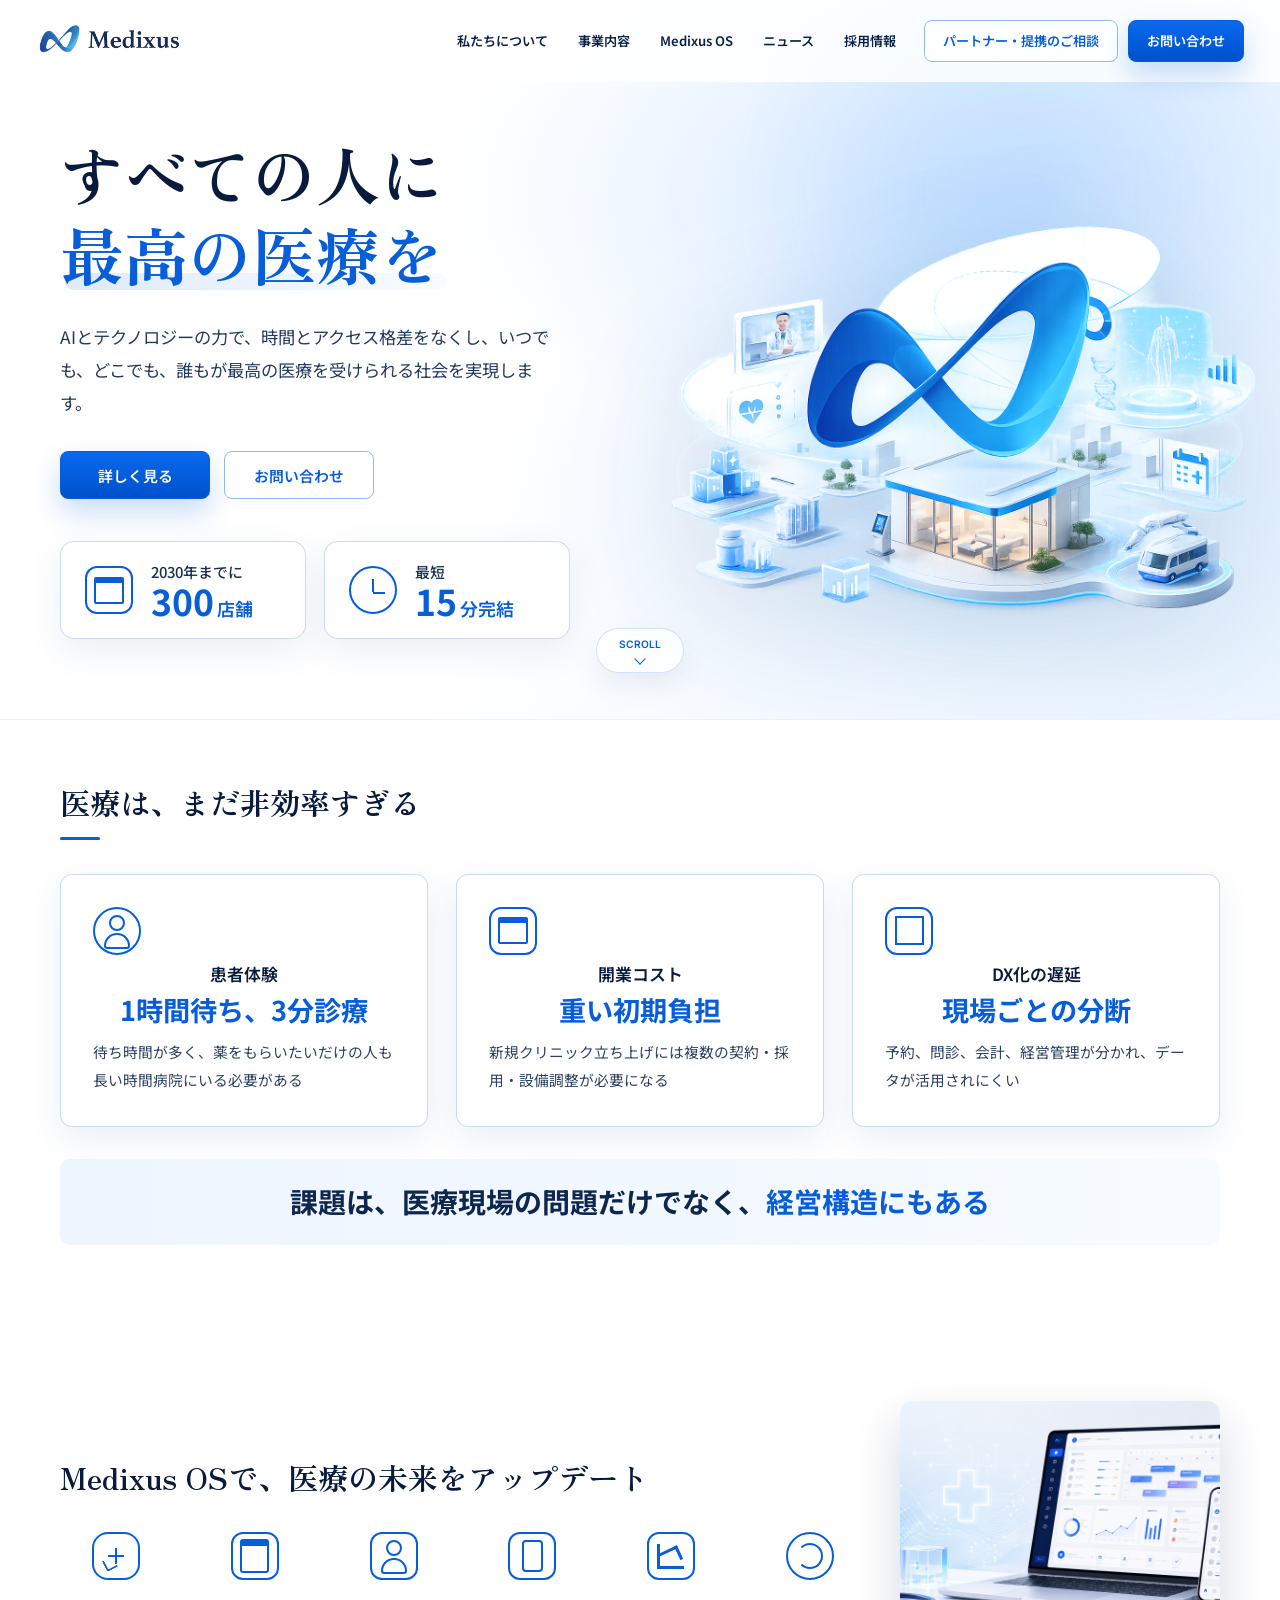
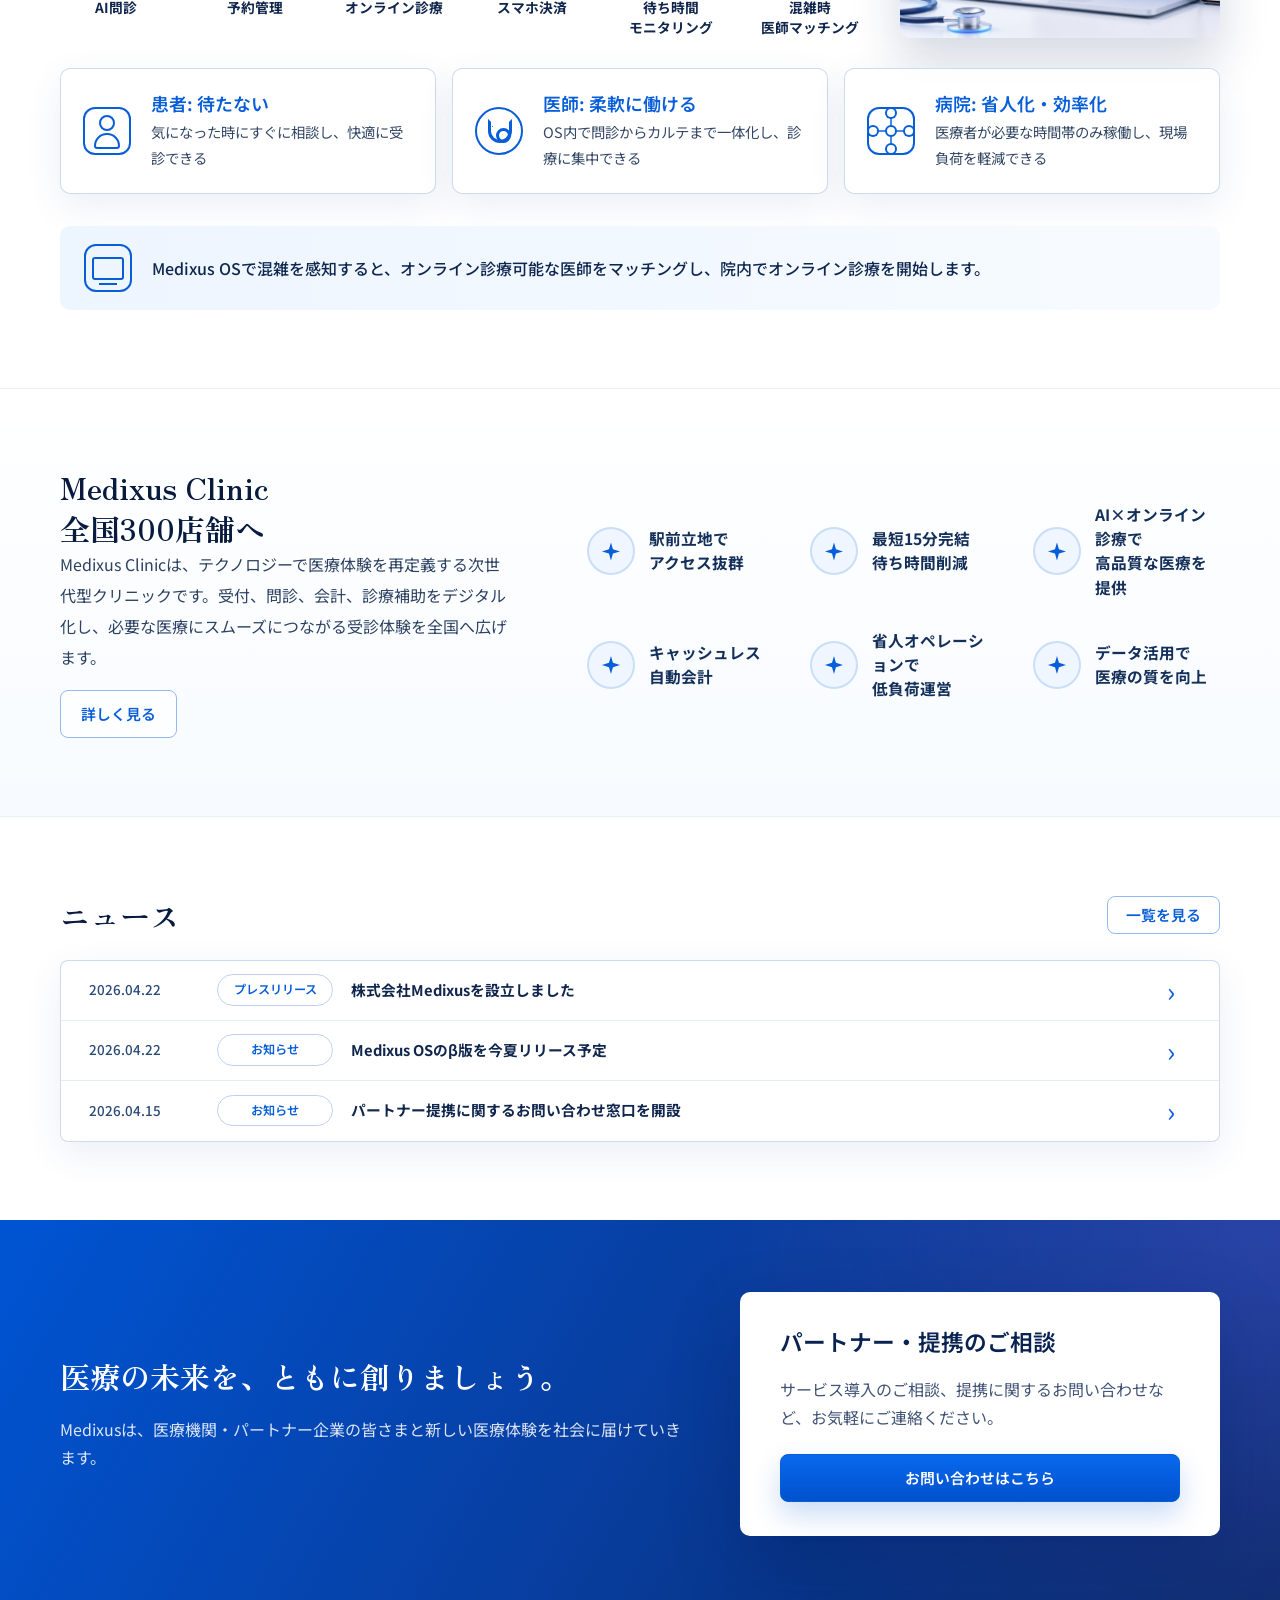
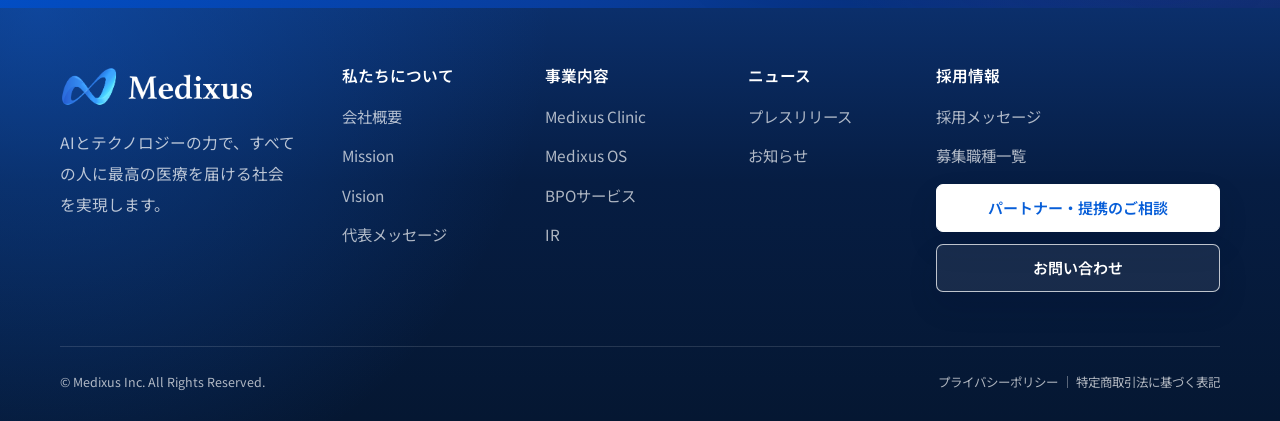
<file: index.html>
<!doctype html>
    <html lang="ja">
      <head>
        <meta charset="utf-8">
        <meta name="viewport" content="width=device-width, initial-scale=1">
        <title>Medixus - すべての人に最高の医療を。</title>
        <meta name="description" content="すべての人に最高の医療を。AIクリニック運営支援・統合AI医療プラットフォームを通じて、医療体験を再設計するMedixus。">
        <meta property="og:type" content="website">
        <meta property="og:title" content="Medixus - すべての人に最高の医療を。">
        <meta property="og:description" content="すべての人に最高の医療を。AIクリニック運営支援・統合AI医療プラットフォームを通じて、医療体験を再設計するMedixus。">
        <meta property="og:image" content="https://medixus.jp/assets/images/medixus-home-hero-final.png">
        <meta name="twitter:card" content="summary_large_image">
        <meta name="twitter:title" content="Medixus - すべての人に最高の医療を。">
        <meta name="twitter:description" content="すべての人に最高の医療を。AIクリニック運営支援・統合AI医療プラットフォームを通じて、医療体験を再設計するMedixus。">
        <meta name="twitter:image" content="https://medixus.jp/assets/images/medixus-home-hero-final.png">
        <link rel="icon" type="image/png" href="/assets/images/medixus-tab-icon.png?v=20260514-resend-contact">
        <link rel="apple-touch-icon" href="/assets/images/medixus-tab-icon.png?v=20260514-resend-contact">
        <link rel="preconnect" href="https://fonts.googleapis.com">
        <link rel="preconnect" href="https://fonts.gstatic.com" crossorigin>
        <link href="https://fonts.googleapis.com/css2?family=Inter:wght@400;500;600;700&family=Noto+Sans+JP:wght@400;500;600;700&family=Space+Grotesk:wght@500;600;700&family=Zen+Old+Mincho:wght@600;700&display=swap" rel="stylesheet">
        <link rel="stylesheet" href="/assets/styles.css?v=20260514-resend-contact">
        <script type="application/ld+json">{"@context":"https://schema.org","@type":"Organization","name":"株式会社Medixus","alternateName":"Medixus, Inc.","url":"https://medixus.jp","foundingDate":"2025","founder":{"@type":"Person","name":"大原健太郎"}}</script>
      </head>
      <body>
        
    <header class="site-header" data-header>
      <nav class="nav-shell" aria-label="グローバルナビゲーション">
        <a class="brand" href="/" aria-label="Medixus トップページ">
          <img class="brand-logo" src="/assets/images/medixus-logo.png" alt="Medixus">
        </a>
        <button class="menu-toggle" type="button" aria-label="メニューを開く" aria-expanded="false" data-menu-toggle>
          <span></span>
          <span></span>
          <span></span>
        </button>
        <div class="nav-menu" data-nav-menu>
          <div class="nav-links"><a href="/about/" class="nav-link">私たちについて</a><a href="/business/" class="nav-link">事業内容</a><a href="/os/" class="nav-link">Medixus OS</a><a href="/news/" class="nav-link">ニュース</a><a href="/recruit/" class="nav-link">採用情報</a></div>
          <div class="nav-actions">
            <a class="button button-outline nav-contact" href="/contact/?type=partner">パートナー・提携のご相談</a>
            <a class="button button-accent nav-contact" href="/contact/">お問い合わせ</a>
          </div>
        </div>
      </nav>
    </header>
  
        <main>
    
    <section class="home-hero-v2" id="top">
      <div class="container home-hero-grid">
        <div class="home-hero-copy reveal">
          <h1><span class="hero-line">すべての人に</span><span class="hero-line accent">最高の医療を</span></h1>
          <p class="hero-lead-v2">AIとテクノロジーの力で、時間とアクセス格差をなくし、いつでも、どこでも、誰もが最高の医療を受けられる社会を実現します。</p>
          <div class="hero-actions">
            <a class="button button-primary" href="/business/">詳しく見る</a>
            <a class="button button-outline" href="/contact/">お問い合わせ</a>
          </div>
          <div class="hero-stat-row">
            
    <div class="hero-stat reveal">
      <span class="line-icon clinic"></span>
      <p>2030年までに<strong>300<small>店舗</small></strong></p>
    </div>
  
            
    <div class="hero-stat reveal">
      <span class="line-icon clock"></span>
      <p>最短<strong>15<small>分完結</small></strong></p>
    </div>
  
          </div>
        </div>
        <div class="hero-visual hero-visual-composite reveal" aria-label="Medixus Clinicと医療プラットフォームのイメージ">
          <img src="/assets/images/medixus-home-hero-final.png" alt="Medixus Clinicと医療プラットフォームの背景イメージ" class="hero-clinic-image" loading="lazy" decoding="async">
        </div>
      </div>
      <a class="scroll-cue" href="#problem">SCROLL<span></span></a>
    </section>
  

    <section class="section problem-section" id="problem">
      <div class="container">
        
    <div class="section-header reveal">
      <p class="kicker"></p>
      <h2>医療は、まだ<wbr>非効率すぎる</h2>
      
    </div>
  
        <div class="pain-grid">
          
    <article class="pain-card reveal">
      <span class="line-icon users"></span>
      <h3>患者体験</h3>
      <strong>1時間待ち、3分診療</strong>
      <p>待ち時間が多く、薬をもらいたいだけの人も長い時間病院にいる必要がある</p>
    </article>
  
          
    <article class="pain-card reveal">
      <span class="line-icon building"></span>
      <h3>開業コスト</h3>
      <strong>重い初期負担</strong>
      <p>新規クリニック立ち上げには複数の契約・採用・設備調整が必要になる</p>
    </article>
  
          
    <article class="pain-card reveal">
      <span class="line-icon puzzle"></span>
      <h3>DX化の遅延</h3>
      <strong>現場ごとの分断</strong>
      <p>予約、問診、会計、経営管理が分かれ、データが活用されにくい</p>
    </article>
  
        </div>
        <div class="statement-bar reveal">課題は、医療現場の問題だけでなく、<span>経営構造にもある</span></div>
      </div>
    </section>

    <section class="section os-overview" id="business">
      <div class="container">
        <div class="os-head">
          <div class="reveal">
            <h2>Medixus OSで、医療の未来をアップデート</h2>
            <div class="os-icon-row">
              
    <div class="os-icon reveal"><span class="line-icon chat"></span><strong>AI問診</strong></div>
  
              
    <div class="os-icon reveal"><span class="line-icon calendar"></span><strong>予約管理</strong></div>
  
              
    <div class="os-icon reveal"><span class="line-icon doctor"></span><strong>オンライン診療</strong></div>
  
              
    <div class="os-icon reveal"><span class="line-icon phone"></span><strong>スマホ決済</strong></div>
  
              
    <div class="os-icon reveal"><span class="line-icon chart"></span><strong>待ち時間<br>モニタリング</strong></div>
  
              
    <div class="os-icon reveal"><span class="line-icon sync"></span><strong>混雑時<br>医師マッチング</strong></div>
  
            </div>
          </div>
          <div class="device-shot reveal">
            <img src="/assets/images/medixus-product-hero.jpg" alt="Medixus OSのプロダクト画面" class="device-image" loading="lazy" decoding="async">
          </div>
        </div>
        <div class="benefit-grid">
          
    <article class="benefit-card reveal">
      <span class="line-icon user"></span>
      <h3>患者: 待たない</h3>
      <p>気になった時にすぐに相談し、快適に受診できる</p>
    </article>
  
          
    <article class="benefit-card reveal">
      <span class="line-icon stethoscope"></span>
      <h3>医師: 柔軟に働ける</h3>
      <p>OS内で問診からカルテまで一体化し、診療に集中できる</p>
    </article>
  
          
    <article class="benefit-card reveal">
      <span class="line-icon operations"></span>
      <h3>病院: 省人化・効率化</h3>
      <p>医療者が必要な時間帯のみ稼働し、現場負荷を軽減できる</p>
    </article>
  
        </div>
        <div class="info-strip reveal">
          <span class="line-icon monitor"></span>
          <p>Medixus OSで混雑を感知すると、オンライン診療可能な医師をマッチングし、院内でオンライン診療を開始します。</p>
        </div>
      </div>
    </section>

    <section class="section clinic-plan" id="about">
      <div class="container clinic-grid">
        <div class="reveal">
          <h2>Medixus Clinic<br>全国300店舗へ</h2>
          <p>Medixus Clinicは、テクノロジーで医療体験を再定義する次世代型クリニックです。受付、問診、会計、診療補助をデジタル化し、必要な医療にスムーズにつながる受診体験を全国へ広げます。</p>
          <a class="button button-outline" href="/clinic/">詳しく見る</a>
        </div>
        <div class="clinic-feature-grid reveal">
          
    <div class="clinic-feature"><span class="line-icon sparkle"></span><strong>駅前立地で<br>アクセス抜群</strong></div>
  
          
    <div class="clinic-feature"><span class="line-icon sparkle"></span><strong>最短15分完結<br>待ち時間削減</strong></div>
  
          
    <div class="clinic-feature"><span class="line-icon sparkle"></span><strong>AI×オンライン診療で<br>高品質な医療を提供</strong></div>
  
          
    <div class="clinic-feature"><span class="line-icon sparkle"></span><strong>キャッシュレス<br>自動会計</strong></div>
  
          
    <div class="clinic-feature"><span class="line-icon sparkle"></span><strong>省人オペレーションで<br>低負荷運営</strong></div>
  
          
    <div class="clinic-feature"><span class="line-icon sparkle"></span><strong>データ活用で<br>医療の質を向上</strong></div>
  
        </div>
      </div>
    </section>

    <section class="section news-section" id="news">
      <div class="container">
        <div class="news-heading reveal">
          <h2>ニュース</h2>
          <a class="button button-outline" href="/news/">一覧を見る</a>
        </div>
        <div class="news-table reveal">
          
    <a class="news-row" href="/news/">
      <time>2026.04.22</time>
      <span>プレスリリース</span>
      <strong>株式会社Medixusを設立しました</strong>
      <em>›</em>
    </a>
  
          
    <a class="news-row" href="/news/">
      <time>2026.04.22</time>
      <span>お知らせ</span>
      <strong>Medixus OSのβ版を今夏リリース予定</strong>
      <em>›</em>
    </a>
  
          
    <a class="news-row" href="/news/">
      <time>2026.04.15</time>
      <span>お知らせ</span>
      <strong>パートナー提携に関するお問い合わせ窓口を開設</strong>
      <em>›</em>
    </a>
  
        </div>
      </div>
    </section>

    <section class="section section-cta">
      <div class="container cta-slab">
        <div class="reveal">
          <h2>医療の未来を、ともに創りましょう。</h2>
          <p>Medixusは、医療機関・パートナー企業の皆さまと新しい医療体験を社会に届けていきます。</p>
        </div>
        <div class="cta-card reveal">
          <h3>パートナー・提携のご相談</h3>
          <p>サービス導入のご相談、提携に関するお問い合わせなど、お気軽にご連絡ください。</p>
          <a class="button button-primary" href="/contact/?type=partner">お問い合わせはこちら</a>
        </div>
      </div>
    </section>
  </main>
        
    <footer class="site-footer">
      <div class="container footer-grid">
        <div class="footer-brand">
          <a class="footer-logo" href="/" aria-label="Medixus トップページ">
            <img class="footer-logo-image" src="/assets/images/medixus-logo-footer.png?v=20260514-resend-contact" alt="Medixus">
          </a>
          <p>AIとテクノロジーの力で、すべての人に最高の医療を届ける社会を実現します。</p>
        </div>
        <div>
          <h2>私たちについて</h2>
          <a href="/about/">会社概要</a>
          <a href="/about/#mission">Mission</a>
          <a href="/about/#vision">Vision</a>
          <a href="/message/">代表メッセージ</a>
        </div>
        <div>
          <h2>事業内容</h2>
          <a href="/clinic/">Medixus Clinic</a>
          <a href="/os/">Medixus OS</a>
          <a href="/bpo/">BPOサービス</a>
          <a href="/ir/">IR</a>
        </div>
        <div>
          <h2>ニュース</h2>
          <a href="/news/">プレスリリース</a>
          <a href="/news/">お知らせ</a>
        </div>
        <div>
          <h2>採用情報</h2>
          <a href="/recruit/">採用メッセージ</a>
          <a href="/recruit/#positions">募集職種一覧</a>
          <div class="footer-actions">
            <a class="footer-button" href="/contact/?type=partner">パートナー・提携のご相談</a>
            <a class="footer-button" href="/contact/">お問い合わせ</a>
          </div>
        </div>
      </div>
      <div class="container footer-bottom">
        <span>© Medixus Inc. All Rights Reserved.</span>
        <nav aria-label="フッター法務リンク">
          <a href="/privacy/">プライバシーポリシー</a>
          <a href="/privacy/">特定商取引法に基づく表記</a>
        </nav>
      </div>
    </footer>
  
        <script src="/assets/site.js?v=20260514-resend-contact" defer></script>
      </body>
    </html>
</file>
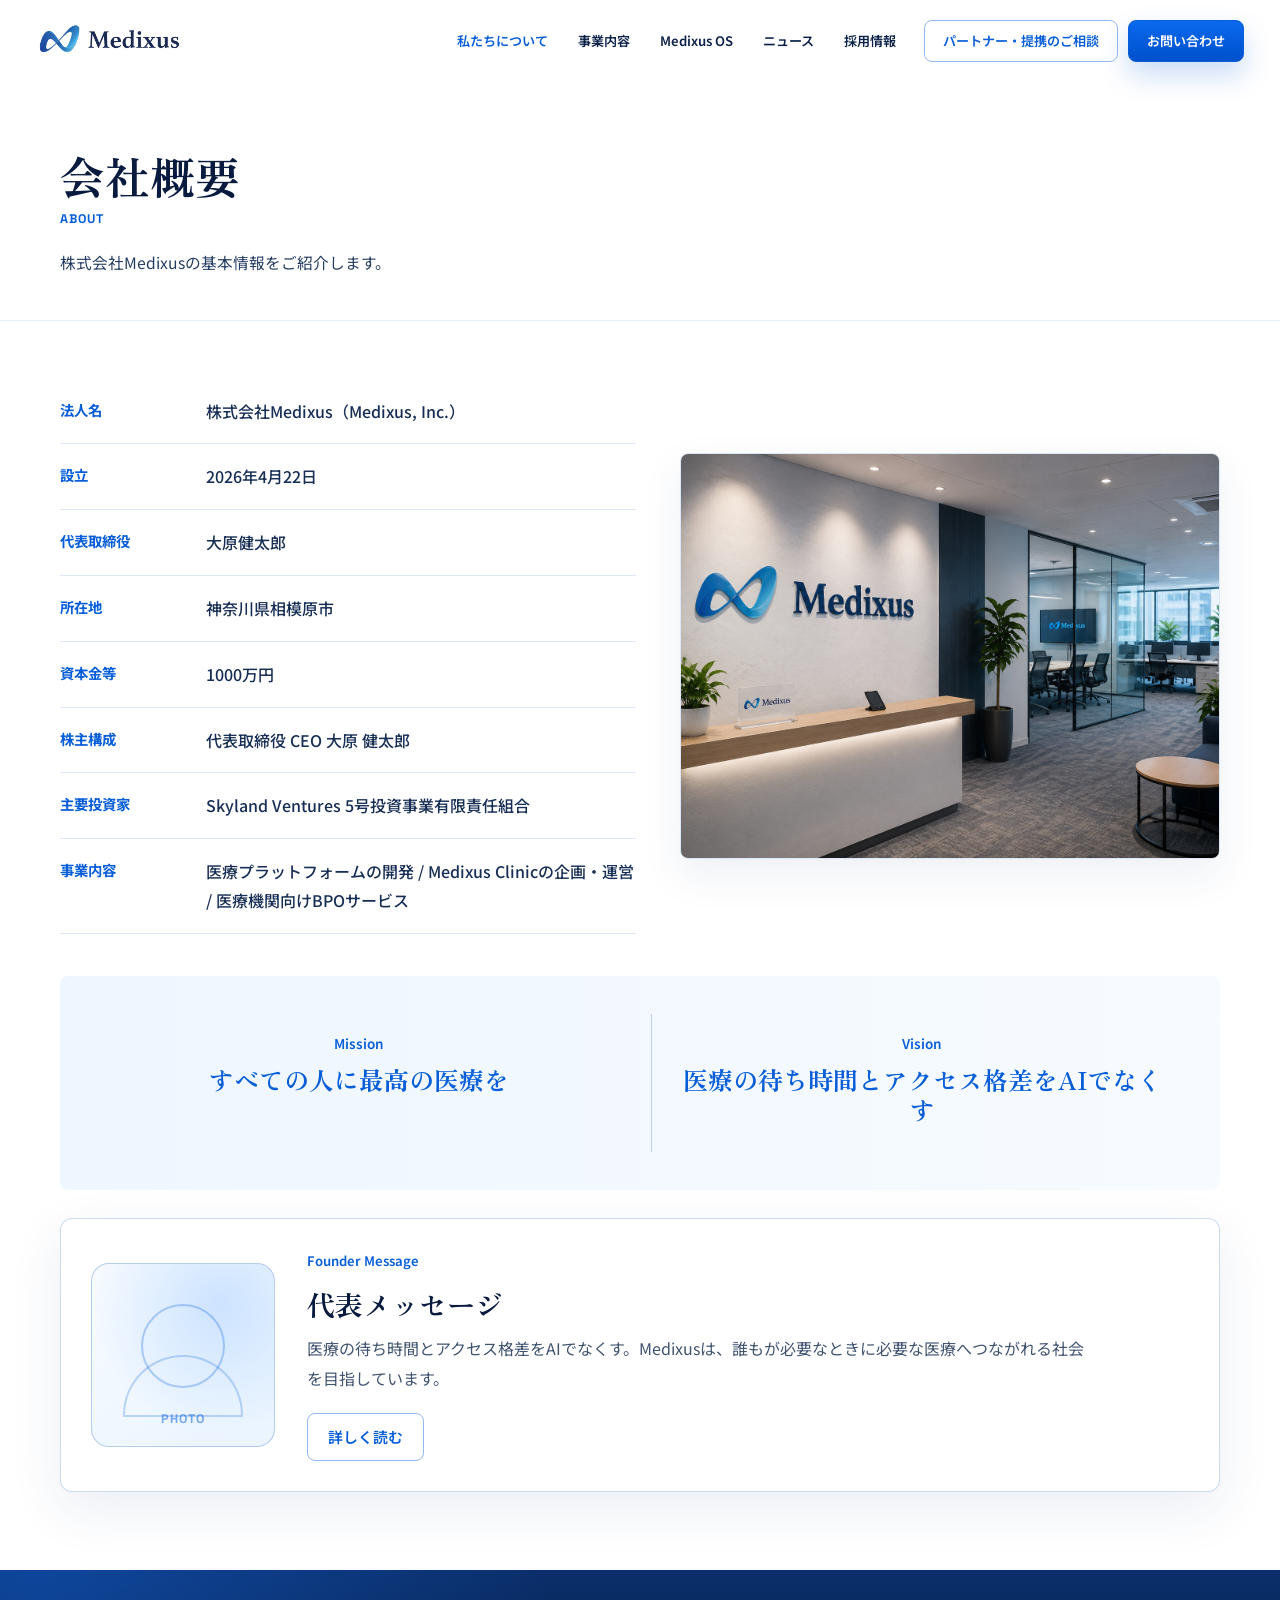
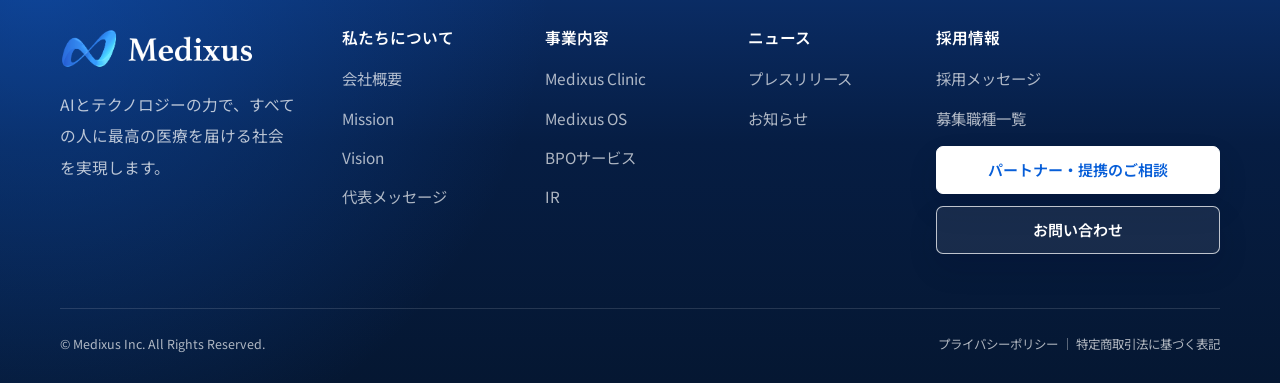
<file: about/index.html>
<!doctype html>
    <html lang="ja">
      <head>
        <meta charset="utf-8">
        <meta name="viewport" content="width=device-width, initial-scale=1">
        <title>会社概要 - 株式会社Medixus</title>
        <meta name="description" content="AI医療プラットフォームを開発する株式会社Medixus。">
        <meta property="og:type" content="website">
        <meta property="og:title" content="会社概要 - 株式会社Medixus">
        <meta property="og:description" content="AI医療プラットフォームを開発する株式会社Medixus。">
        <meta property="og:image" content="https://medixus.jp/assets/images/medixus-product-hero.jpg">
        <meta name="twitter:card" content="summary_large_image">
        <meta name="twitter:title" content="会社概要 - 株式会社Medixus">
        <meta name="twitter:description" content="AI医療プラットフォームを開発する株式会社Medixus。">
        <meta name="twitter:image" content="https://medixus.jp/assets/images/medixus-product-hero.jpg">
        <link rel="icon" type="image/png" href="/assets/images/medixus-tab-icon.png?v=20260514-resend-contact">
        <link rel="apple-touch-icon" href="/assets/images/medixus-tab-icon.png?v=20260514-resend-contact">
        <link rel="preconnect" href="https://fonts.googleapis.com">
        <link rel="preconnect" href="https://fonts.gstatic.com" crossorigin>
        <link href="https://fonts.googleapis.com/css2?family=Inter:wght@400;500;600;700&family=Noto+Sans+JP:wght@400;500;600;700&family=Space+Grotesk:wght@500;600;700&family=Zen+Old+Mincho:wght@600;700&display=swap" rel="stylesheet">
        <link rel="stylesheet" href="/assets/styles.css?v=20260514-resend-contact">
        <script type="application/ld+json">{"@context":"https://schema.org","@type":"Organization","name":"株式会社Medixus","alternateName":"Medixus, Inc.","url":"https://medixus.jp","foundingDate":"2025","founder":{"@type":"Person","name":"大原健太郎"}}</script>
      </head>
      <body>
        
    <header class="site-header" data-header>
      <nav class="nav-shell" aria-label="グローバルナビゲーション">
        <a class="brand" href="/" aria-label="Medixus トップページ">
          <img class="brand-logo" src="/assets/images/medixus-logo.png" alt="Medixus">
        </a>
        <button class="menu-toggle" type="button" aria-label="メニューを開く" aria-expanded="false" data-menu-toggle>
          <span></span>
          <span></span>
          <span></span>
        </button>
        <div class="nav-menu" data-nav-menu>
          <div class="nav-links"><a href="/about/" class="nav-link is-active">私たちについて</a><a href="/business/" class="nav-link">事業内容</a><a href="/os/" class="nav-link">Medixus OS</a><a href="/news/" class="nav-link">ニュース</a><a href="/recruit/" class="nav-link">採用情報</a></div>
          <div class="nav-actions">
            <a class="button button-outline nav-contact" href="/contact/?type=partner">パートナー・提携のご相談</a>
            <a class="button button-accent nav-contact" href="/contact/">お問い合わせ</a>
          </div>
        </div>
      </nav>
    </header>
  
        <main>
    
    <section class="subpage-head">
      <div class="container reveal">
        <h1>会社概要</h1>
        <p class="subpage-label">About</p>
        <p>株式会社Medixusの基本情報をご紹介します。</p>
      </div>
    </section>
  

    <section class="section page-main-section">
      <div class="container about-grid">
        <div class="company-table reveal">
          <div><strong>法人名</strong><p>株式会社Medixus（Medixus, Inc.）</p></div><div><strong>設立</strong><p>2026年4月22日</p></div><div><strong>代表取締役</strong><p>大原健太郎</p></div><div><strong>所在地</strong><p>神奈川県相模原市</p></div><div><strong>資本金等</strong><p>1000万円</p></div><div><strong>株主構成</strong><p>代表取締役 CEO 大原 健太郎</p></div><div><strong>主要投資家</strong><p>Skyland Ventures 5号投資事業有限責任組合</p></div><div><strong>事業内容</strong><p>医療プラットフォームの開発 / Medixus Clinicの企画・運営 / 医療機関向けBPOサービス</p></div>
        </div>
        <aside class="about-brand-panel reveal" aria-label="Medixus brand panel">
          <div class="brand-photo">
            <img class="brand-photo-image" src="/assets/images/medixus-office.jpg" alt="Medixusの事務所受付イメージ">
          </div>
        </aside>
      </div>
      <div class="container">
        <div class="mission-panel reveal">
          <div class="mission-item" id="mission">
            <p>Mission</p>
            <h2>すべての人に最高の医療を</h2>
          </div>
          <div class="mission-item" id="vision">
            <p>Vision</p>
            <h2>医療の待ち時間とアクセス格差をAIでなくす</h2>
          </div>
        </div>
        <section class="founder-message-card reveal" id="message">
          <div class="founder-photo-slot" aria-label="代表写真スペース">
            <span>Photo</span>
          </div>
          <div>
            <p class="kicker">Founder Message</p>
            <h2>代表メッセージ</h2>
            <p>医療の待ち時間とアクセス格差をAIでなくす。Medixusは、誰もが必要なときに必要な医療へつながれる社会を目指しています。</p>
            <a class="button button-outline" href="/message/">詳しく読む</a>
          </div>
        </section>
      </div>
    </section>
  </main>
        
    <footer class="site-footer">
      <div class="container footer-grid">
        <div class="footer-brand">
          <a class="footer-logo" href="/" aria-label="Medixus トップページ">
            <img class="footer-logo-image" src="/assets/images/medixus-logo-footer.png?v=20260514-resend-contact" alt="Medixus">
          </a>
          <p>AIとテクノロジーの力で、すべての人に最高の医療を届ける社会を実現します。</p>
        </div>
        <div>
          <h2>私たちについて</h2>
          <a href="/about/">会社概要</a>
          <a href="/about/#mission">Mission</a>
          <a href="/about/#vision">Vision</a>
          <a href="/message/">代表メッセージ</a>
        </div>
        <div>
          <h2>事業内容</h2>
          <a href="/clinic/">Medixus Clinic</a>
          <a href="/os/">Medixus OS</a>
          <a href="/bpo/">BPOサービス</a>
          <a href="/ir/">IR</a>
        </div>
        <div>
          <h2>ニュース</h2>
          <a href="/news/">プレスリリース</a>
          <a href="/news/">お知らせ</a>
        </div>
        <div>
          <h2>採用情報</h2>
          <a href="/recruit/">採用メッセージ</a>
          <a href="/recruit/#positions">募集職種一覧</a>
          <div class="footer-actions">
            <a class="footer-button" href="/contact/?type=partner">パートナー・提携のご相談</a>
            <a class="footer-button" href="/contact/">お問い合わせ</a>
          </div>
        </div>
      </div>
      <div class="container footer-bottom">
        <span>© Medixus Inc. All Rights Reserved.</span>
        <nav aria-label="フッター法務リンク">
          <a href="/privacy/">プライバシーポリシー</a>
          <a href="/privacy/">特定商取引法に基づく表記</a>
        </nav>
      </div>
    </footer>
  
        <script src="/assets/site.js?v=20260514-resend-contact" defer></script>
      </body>
    </html>
</file>
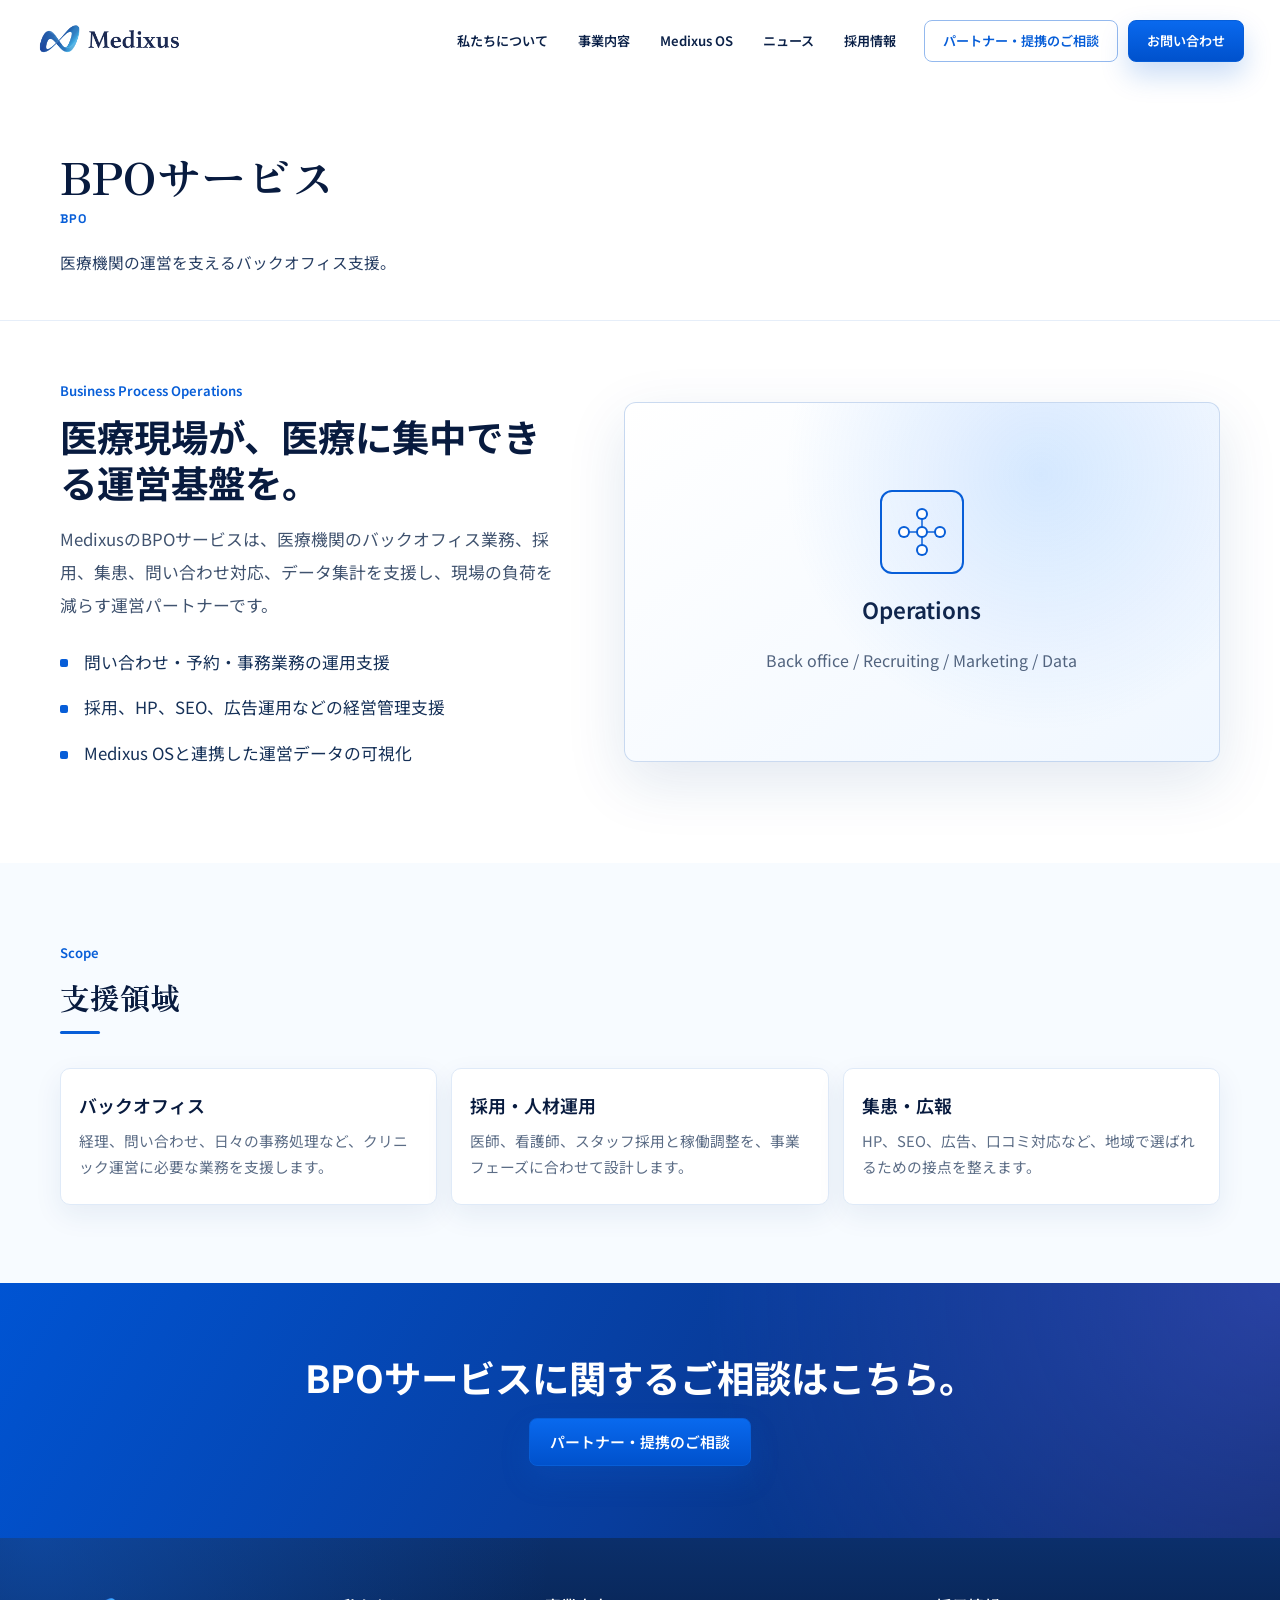
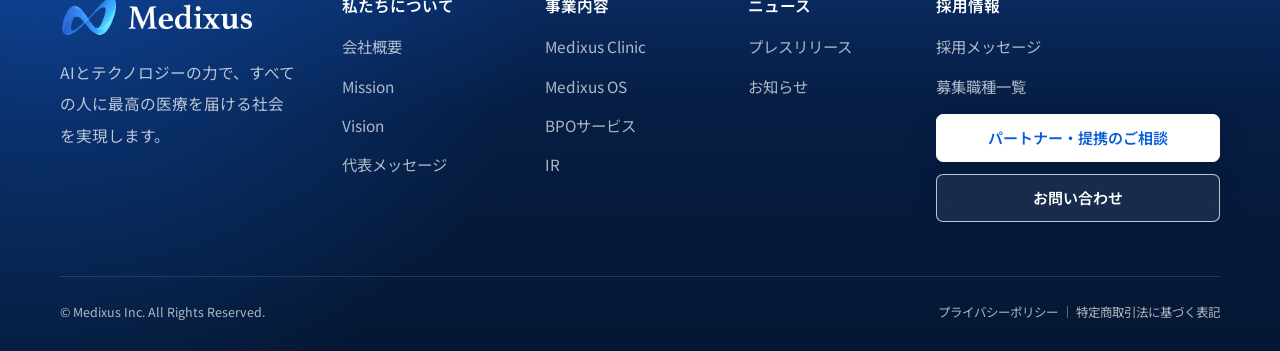
<file: bpo/index.html>
<!doctype html>
    <html lang="ja">
      <head>
        <meta charset="utf-8">
        <meta name="viewport" content="width=device-width, initial-scale=1">
        <title>BPOサービス - Medixus</title>
        <meta name="description" content="医療機関のバックオフィス、採用、集患、データ活用を支援するBPOサービス。">
        <meta property="og:type" content="website">
        <meta property="og:title" content="BPOサービス - Medixus">
        <meta property="og:description" content="医療機関のバックオフィス、採用、集患、データ活用を支援するBPOサービス。">
        <meta property="og:image" content="https://medixus.jp/assets/images/business-flow.jpg">
        <meta name="twitter:card" content="summary_large_image">
        <meta name="twitter:title" content="BPOサービス - Medixus">
        <meta name="twitter:description" content="医療機関のバックオフィス、採用、集患、データ活用を支援するBPOサービス。">
        <meta name="twitter:image" content="https://medixus.jp/assets/images/business-flow.jpg">
        <link rel="icon" type="image/png" href="/assets/images/medixus-tab-icon.png?v=20260514-resend-contact">
        <link rel="apple-touch-icon" href="/assets/images/medixus-tab-icon.png?v=20260514-resend-contact">
        <link rel="preconnect" href="https://fonts.googleapis.com">
        <link rel="preconnect" href="https://fonts.gstatic.com" crossorigin>
        <link href="https://fonts.googleapis.com/css2?family=Inter:wght@400;500;600;700&family=Noto+Sans+JP:wght@400;500;600;700&family=Space+Grotesk:wght@500;600;700&family=Zen+Old+Mincho:wght@600;700&display=swap" rel="stylesheet">
        <link rel="stylesheet" href="/assets/styles.css?v=20260514-resend-contact">
        <script type="application/ld+json">{"@context":"https://schema.org","@type":"Organization","name":"株式会社Medixus","alternateName":"Medixus, Inc.","url":"https://medixus.jp","foundingDate":"2025","founder":{"@type":"Person","name":"大原健太郎"}}</script>
      </head>
      <body>
        
    <header class="site-header" data-header>
      <nav class="nav-shell" aria-label="グローバルナビゲーション">
        <a class="brand" href="/" aria-label="Medixus トップページ">
          <img class="brand-logo" src="/assets/images/medixus-logo.png" alt="Medixus">
        </a>
        <button class="menu-toggle" type="button" aria-label="メニューを開く" aria-expanded="false" data-menu-toggle>
          <span></span>
          <span></span>
          <span></span>
        </button>
        <div class="nav-menu" data-nav-menu>
          <div class="nav-links"><a href="/about/" class="nav-link">私たちについて</a><a href="/business/" class="nav-link">事業内容</a><a href="/os/" class="nav-link">Medixus OS</a><a href="/news/" class="nav-link">ニュース</a><a href="/recruit/" class="nav-link">採用情報</a></div>
          <div class="nav-actions">
            <a class="button button-outline nav-contact" href="/contact/?type=partner">パートナー・提携のご相談</a>
            <a class="button button-accent nav-contact" href="/contact/">お問い合わせ</a>
          </div>
        </div>
      </nav>
    </header>
  
        <main>
    
    <section class="subpage-head">
      <div class="container reveal">
        <h1>BPOサービス</h1>
        <p class="subpage-label">BPO</p>
        <p>医療機関の運営を支えるバックオフィス支援。</p>
      </div>
    </section>
  

    <section class="section page-main-section">
      <div class="container split">
        <div class="reveal">
          <p class="kicker">Business Process Operations</p>
          <h2>医療現場が、医療に集中できる運営基盤を。</h2>
          <p class="large-copy">MedixusのBPOサービスは、医療機関のバックオフィス業務、採用、集患、問い合わせ対応、データ集計を支援し、現場の負荷を減らす運営パートナーです。</p>
          <ul class="check-list large-list">
            <li>問い合わせ・予約・事務業務の運用支援</li>
            <li>採用、HP、SEO、広告運用などの経営管理支援</li>
            <li>Medixus OSと連携した運営データの可視化</li>
          </ul>
        </div>
        <div class="bpo-visual reveal" aria-hidden="true">
          <span class="line-icon operations"></span>
          <strong>Operations</strong>
          <p>Back office / Recruiting / Marketing / Data</p>
        </div>
      </div>
    </section>

    <section class="section section-soft">
      <div class="container">
        
    <div class="section-header reveal">
      <p class="kicker">Scope</p>
      <h2>支援領域</h2>
      
    </div>
  
        <div class="business-grid compact">
          <article class="simple-card reveal"><h3>バックオフィス</h3><p>経理、問い合わせ、日々の事務処理など、クリニック運営に必要な業務を支援します。</p></article>
          <article class="simple-card reveal"><h3>採用・人材運用</h3><p>医師、看護師、スタッフ採用と稼働調整を、事業フェーズに合わせて設計します。</p></article>
          <article class="simple-card reveal"><h3>集患・広報</h3><p>HP、SEO、広告、口コミ対応など、地域で選ばれるための接点を整えます。</p></article>
        </div>
      </div>
    </section>

    <section class="section section-cta">
      <div class="container center">
        <h2>BPOサービスに関するご相談はこちら。</h2>
        <a class="button button-primary" href="/contact/?type=partner">パートナー・提携のご相談</a>
      </div>
    </section>
  </main>
        
    <footer class="site-footer">
      <div class="container footer-grid">
        <div class="footer-brand">
          <a class="footer-logo" href="/" aria-label="Medixus トップページ">
            <img class="footer-logo-image" src="/assets/images/medixus-logo-footer.png?v=20260514-resend-contact" alt="Medixus">
          </a>
          <p>AIとテクノロジーの力で、すべての人に最高の医療を届ける社会を実現します。</p>
        </div>
        <div>
          <h2>私たちについて</h2>
          <a href="/about/">会社概要</a>
          <a href="/about/#mission">Mission</a>
          <a href="/about/#vision">Vision</a>
          <a href="/message/">代表メッセージ</a>
        </div>
        <div>
          <h2>事業内容</h2>
          <a href="/clinic/">Medixus Clinic</a>
          <a href="/os/">Medixus OS</a>
          <a href="/bpo/">BPOサービス</a>
          <a href="/ir/">IR</a>
        </div>
        <div>
          <h2>ニュース</h2>
          <a href="/news/">プレスリリース</a>
          <a href="/news/">お知らせ</a>
        </div>
        <div>
          <h2>採用情報</h2>
          <a href="/recruit/">採用メッセージ</a>
          <a href="/recruit/#positions">募集職種一覧</a>
          <div class="footer-actions">
            <a class="footer-button" href="/contact/?type=partner">パートナー・提携のご相談</a>
            <a class="footer-button" href="/contact/">お問い合わせ</a>
          </div>
        </div>
      </div>
      <div class="container footer-bottom">
        <span>© Medixus Inc. All Rights Reserved.</span>
        <nav aria-label="フッター法務リンク">
          <a href="/privacy/">プライバシーポリシー</a>
          <a href="/privacy/">特定商取引法に基づく表記</a>
        </nav>
      </div>
    </footer>
  
        <script src="/assets/site.js?v=20260514-resend-contact" defer></script>
      </body>
    </html>
</file>
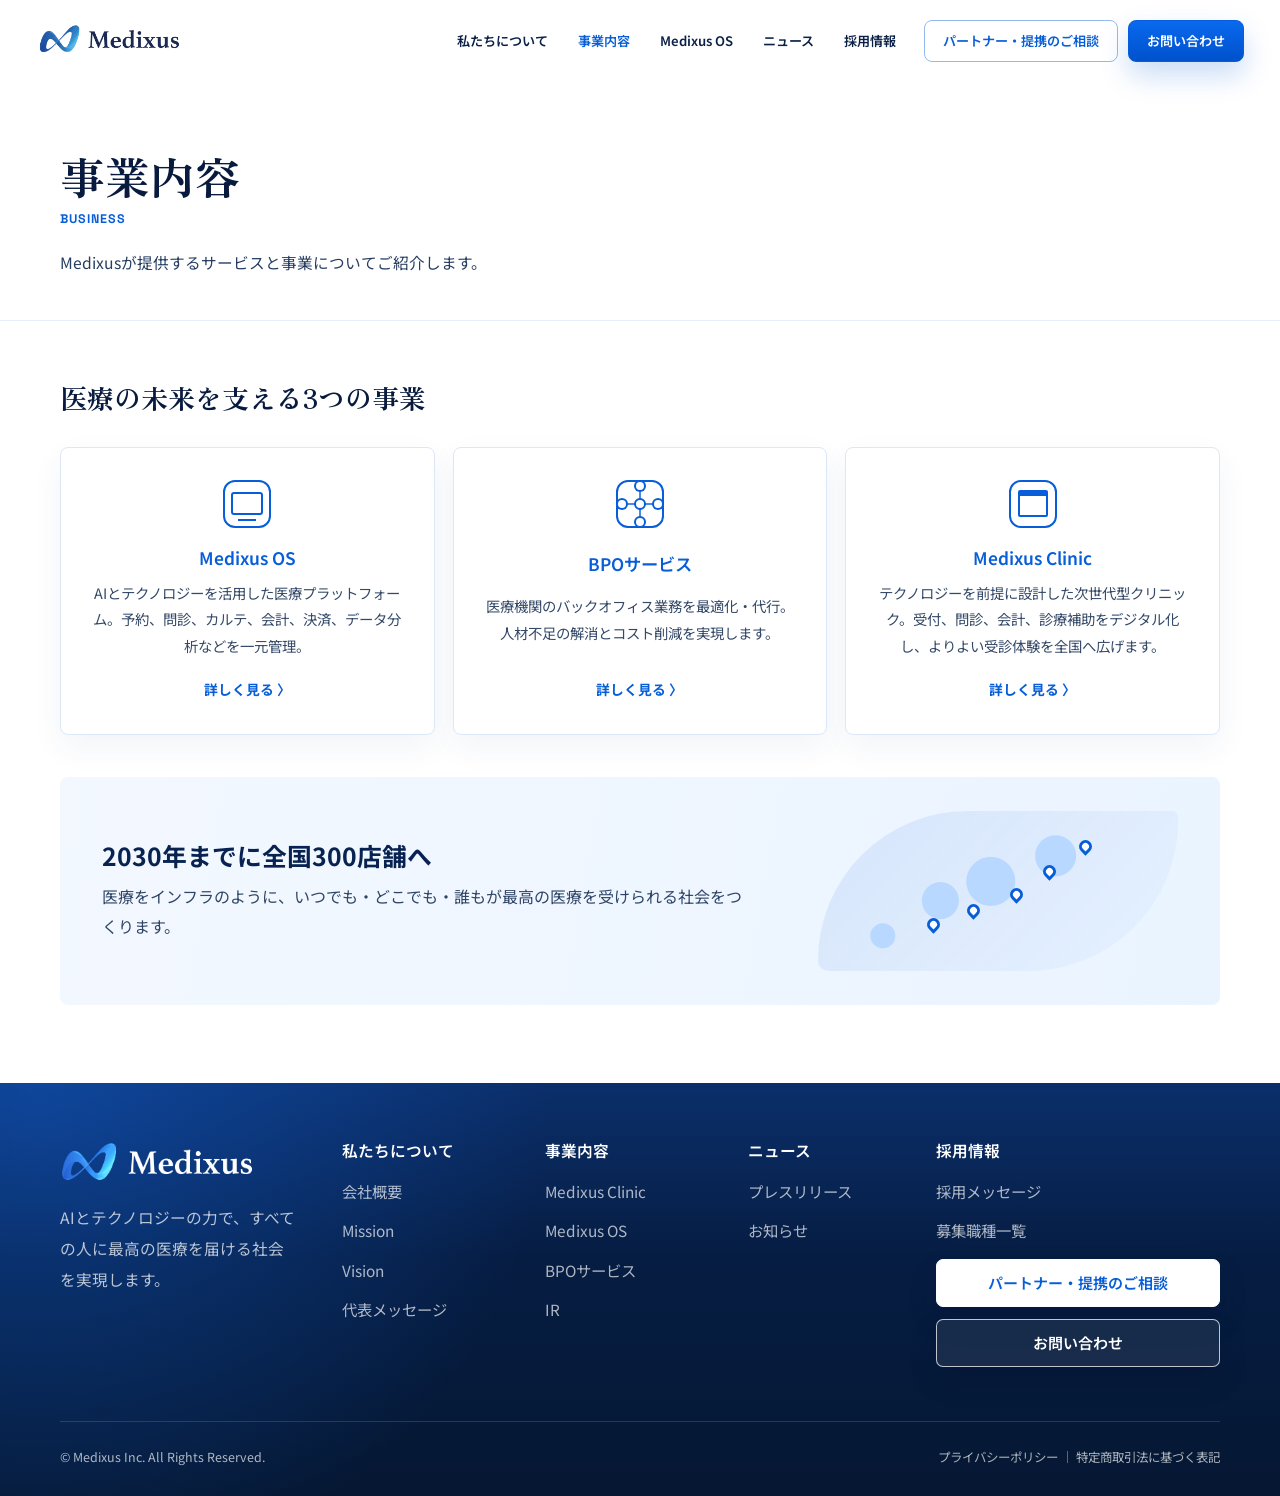
<file: business/index.html>
<!doctype html>
    <html lang="ja">
      <head>
        <meta charset="utf-8">
        <meta name="viewport" content="width=device-width, initial-scale=1">
        <title>事業紹介 - Medixus</title>
        <meta name="description" content="Medixus Clinic・Medixus OS・BPOサービスでクリニック運営を革新。">
        <meta property="og:type" content="website">
        <meta property="og:title" content="事業紹介 - Medixus">
        <meta property="og:description" content="Medixus Clinic・Medixus OS・BPOサービスでクリニック運営を革新。">
        <meta property="og:image" content="https://medixus.jp/assets/images/business-flow.jpg">
        <meta name="twitter:card" content="summary_large_image">
        <meta name="twitter:title" content="事業紹介 - Medixus">
        <meta name="twitter:description" content="Medixus Clinic・Medixus OS・BPOサービスでクリニック運営を革新。">
        <meta name="twitter:image" content="https://medixus.jp/assets/images/business-flow.jpg">
        <link rel="icon" type="image/png" href="/assets/images/medixus-tab-icon.png?v=20260514-resend-contact">
        <link rel="apple-touch-icon" href="/assets/images/medixus-tab-icon.png?v=20260514-resend-contact">
        <link rel="preconnect" href="https://fonts.googleapis.com">
        <link rel="preconnect" href="https://fonts.gstatic.com" crossorigin>
        <link href="https://fonts.googleapis.com/css2?family=Inter:wght@400;500;600;700&family=Noto+Sans+JP:wght@400;500;600;700&family=Space+Grotesk:wght@500;600;700&family=Zen+Old+Mincho:wght@600;700&display=swap" rel="stylesheet">
        <link rel="stylesheet" href="/assets/styles.css?v=20260514-resend-contact">
        <script type="application/ld+json">{"@context":"https://schema.org","@type":"Organization","name":"株式会社Medixus","alternateName":"Medixus, Inc.","url":"https://medixus.jp","foundingDate":"2025","founder":{"@type":"Person","name":"大原健太郎"}}</script>
      </head>
      <body>
        
    <header class="site-header" data-header>
      <nav class="nav-shell" aria-label="グローバルナビゲーション">
        <a class="brand" href="/" aria-label="Medixus トップページ">
          <img class="brand-logo" src="/assets/images/medixus-logo.png" alt="Medixus">
        </a>
        <button class="menu-toggle" type="button" aria-label="メニューを開く" aria-expanded="false" data-menu-toggle>
          <span></span>
          <span></span>
          <span></span>
        </button>
        <div class="nav-menu" data-nav-menu>
          <div class="nav-links"><a href="/about/" class="nav-link">私たちについて</a><a href="/business/" class="nav-link is-active">事業内容</a><a href="/os/" class="nav-link">Medixus OS</a><a href="/news/" class="nav-link">ニュース</a><a href="/recruit/" class="nav-link">採用情報</a></div>
          <div class="nav-actions">
            <a class="button button-outline nav-contact" href="/contact/?type=partner">パートナー・提携のご相談</a>
            <a class="button button-accent nav-contact" href="/contact/">お問い合わせ</a>
          </div>
        </div>
      </nav>
    </header>
  
        <main>
    
    <section class="subpage-head">
      <div class="container reveal">
        <h1>事業内容</h1>
        <p class="subpage-label">Business</p>
        <p>Medixusが提供するサービスと事業についてご紹介します。</p>
      </div>
    </section>
  

    <section class="section page-main-section">
      <div class="container">
        <h2 class="page-section-title reveal">医療の未来を支える3つの事業</h2>
        <div class="service-card-grid">
          
    <a class="service-card reveal" href="/os/">
      <span class="line-icon monitor"></span>
      <h3>Medixus OS</h3>
      <p>AIとテクノロジーを活用した医療プラットフォーム。予約、問診、カルテ、会計、決済、データ分析などを一元管理。</p>
      <strong>詳しく見る 〉</strong>
    </a>
  
          
    <a class="service-card reveal" href="/bpo/">
      <span class="line-icon operations"></span>
      <h3>BPOサービス</h3>
      <p>医療機関のバックオフィス業務を最適化・代行。人材不足の解消とコスト削減を実現します。</p>
      <strong>詳しく見る 〉</strong>
    </a>
  
          
    <a class="service-card reveal" href="/clinic/">
      <span class="line-icon building"></span>
      <h3>Medixus Clinic</h3>
      <p>テクノロジーを前提に設計した次世代型クリニック。受付、問診、会計、診療補助をデジタル化し、よりよい受診体験を全国へ広げます。</p>
      <strong>詳しく見る 〉</strong>
    </a>
  
        </div>

        <div class="business-map-panel reveal">
          <div>
            <h2>2030年までに全国300店舗へ</h2>
            <p>医療をインフラのように、いつでも・どこでも・誰もが最高の医療を受けられる社会をつくります。</p>
          </div>
          <div class="japan-map" aria-hidden="true">
            <span></span><span></span><span></span><span></span><span></span>
          </div>
        </div>
      </div>
    </section>
  </main>
        
    <footer class="site-footer">
      <div class="container footer-grid">
        <div class="footer-brand">
          <a class="footer-logo" href="/" aria-label="Medixus トップページ">
            <img class="footer-logo-image" src="/assets/images/medixus-logo-footer.png?v=20260514-resend-contact" alt="Medixus">
          </a>
          <p>AIとテクノロジーの力で、すべての人に最高の医療を届ける社会を実現します。</p>
        </div>
        <div>
          <h2>私たちについて</h2>
          <a href="/about/">会社概要</a>
          <a href="/about/#mission">Mission</a>
          <a href="/about/#vision">Vision</a>
          <a href="/message/">代表メッセージ</a>
        </div>
        <div>
          <h2>事業内容</h2>
          <a href="/clinic/">Medixus Clinic</a>
          <a href="/os/">Medixus OS</a>
          <a href="/bpo/">BPOサービス</a>
          <a href="/ir/">IR</a>
        </div>
        <div>
          <h2>ニュース</h2>
          <a href="/news/">プレスリリース</a>
          <a href="/news/">お知らせ</a>
        </div>
        <div>
          <h2>採用情報</h2>
          <a href="/recruit/">採用メッセージ</a>
          <a href="/recruit/#positions">募集職種一覧</a>
          <div class="footer-actions">
            <a class="footer-button" href="/contact/?type=partner">パートナー・提携のご相談</a>
            <a class="footer-button" href="/contact/">お問い合わせ</a>
          </div>
        </div>
      </div>
      <div class="container footer-bottom">
        <span>© Medixus Inc. All Rights Reserved.</span>
        <nav aria-label="フッター法務リンク">
          <a href="/privacy/">プライバシーポリシー</a>
          <a href="/privacy/">特定商取引法に基づく表記</a>
        </nav>
      </div>
    </footer>
  
        <script src="/assets/site.js?v=20260514-resend-contact" defer></script>
      </body>
    </html>
</file>
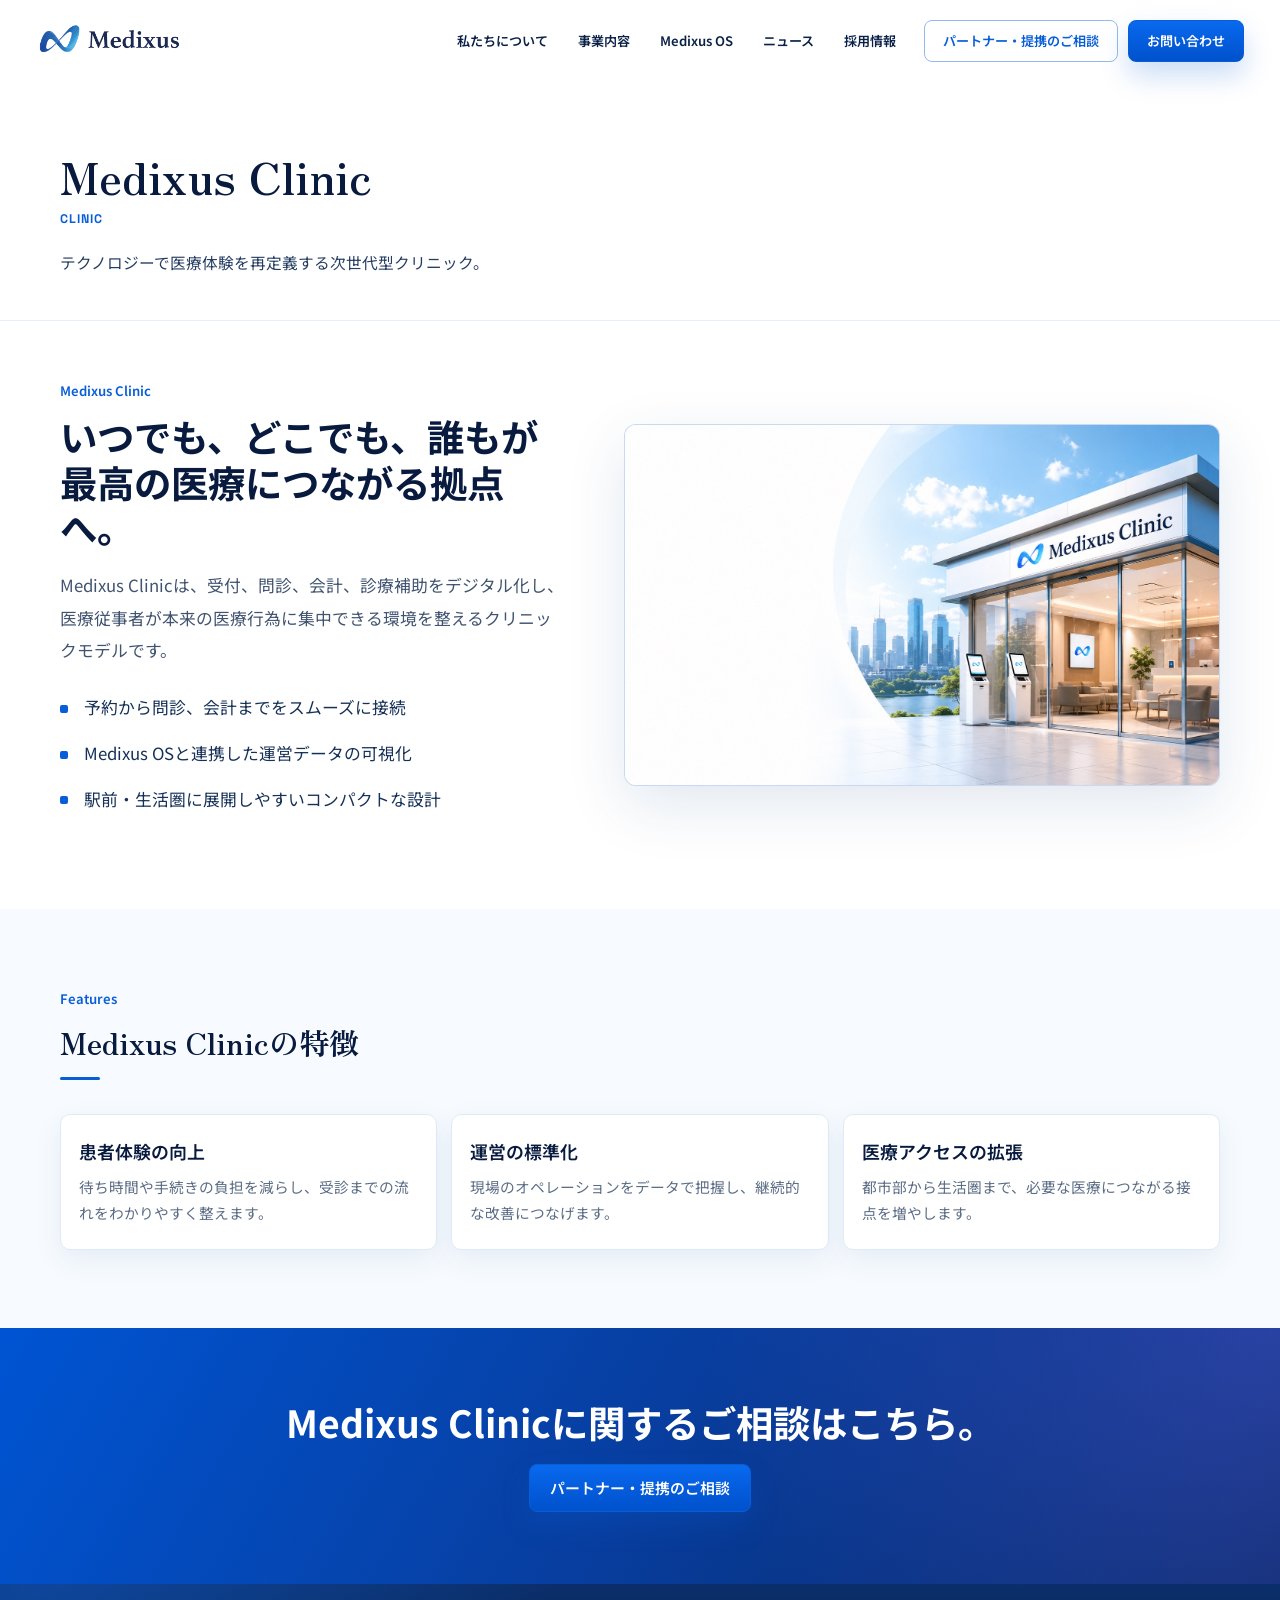
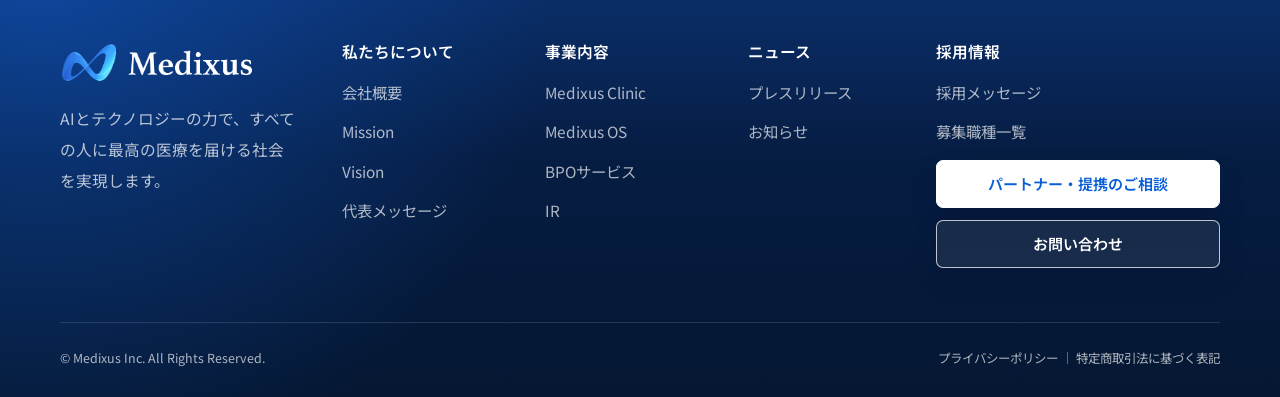
<file: clinic/index.html>
<!doctype html>
    <html lang="ja">
      <head>
        <meta charset="utf-8">
        <meta name="viewport" content="width=device-width, initial-scale=1">
        <title>Medixus Clinic - Medixus</title>
        <meta name="description" content="テクノロジーで医療体験を再定義する次世代型クリニック。">
        <meta property="og:type" content="website">
        <meta property="og:title" content="Medixus Clinic - Medixus">
        <meta property="og:description" content="テクノロジーで医療体験を再定義する次世代型クリニック。">
        <meta property="og:image" content="https://medixus.jp/assets/images/hero-clinic-startup.jpg">
        <meta name="twitter:card" content="summary_large_image">
        <meta name="twitter:title" content="Medixus Clinic - Medixus">
        <meta name="twitter:description" content="テクノロジーで医療体験を再定義する次世代型クリニック。">
        <meta name="twitter:image" content="https://medixus.jp/assets/images/hero-clinic-startup.jpg">
        <link rel="icon" type="image/png" href="/assets/images/medixus-tab-icon.png?v=20260514-resend-contact">
        <link rel="apple-touch-icon" href="/assets/images/medixus-tab-icon.png?v=20260514-resend-contact">
        <link rel="preconnect" href="https://fonts.googleapis.com">
        <link rel="preconnect" href="https://fonts.gstatic.com" crossorigin>
        <link href="https://fonts.googleapis.com/css2?family=Inter:wght@400;500;600;700&family=Noto+Sans+JP:wght@400;500;600;700&family=Space+Grotesk:wght@500;600;700&family=Zen+Old+Mincho:wght@600;700&display=swap" rel="stylesheet">
        <link rel="stylesheet" href="/assets/styles.css?v=20260514-resend-contact">
        <script type="application/ld+json">{"@context":"https://schema.org","@type":"Organization","name":"株式会社Medixus","alternateName":"Medixus, Inc.","url":"https://medixus.jp","foundingDate":"2025","founder":{"@type":"Person","name":"大原健太郎"}}</script>
      </head>
      <body>
        
    <header class="site-header" data-header>
      <nav class="nav-shell" aria-label="グローバルナビゲーション">
        <a class="brand" href="/" aria-label="Medixus トップページ">
          <img class="brand-logo" src="/assets/images/medixus-logo.png" alt="Medixus">
        </a>
        <button class="menu-toggle" type="button" aria-label="メニューを開く" aria-expanded="false" data-menu-toggle>
          <span></span>
          <span></span>
          <span></span>
        </button>
        <div class="nav-menu" data-nav-menu>
          <div class="nav-links"><a href="/about/" class="nav-link">私たちについて</a><a href="/business/" class="nav-link">事業内容</a><a href="/os/" class="nav-link">Medixus OS</a><a href="/news/" class="nav-link">ニュース</a><a href="/recruit/" class="nav-link">採用情報</a></div>
          <div class="nav-actions">
            <a class="button button-outline nav-contact" href="/contact/?type=partner">パートナー・提携のご相談</a>
            <a class="button button-accent nav-contact" href="/contact/">お問い合わせ</a>
          </div>
        </div>
      </nav>
    </header>
  
        <main>
    
    <section class="subpage-head">
      <div class="container reveal">
        <h1>Medixus Clinic</h1>
        <p class="subpage-label">Clinic</p>
        <p>テクノロジーで医療体験を再定義する次世代型クリニック。</p>
      </div>
    </section>
  

    <section class="section page-main-section">
      <div class="container split">
        <div class="reveal">
          <p class="kicker">Medixus Clinic</p>
          <h2>いつでも、どこでも、誰もが最高の医療につながる拠点へ。</h2>
          <p class="large-copy">Medixus Clinicは、受付、問診、会計、診療補助をデジタル化し、医療従事者が本来の医療行為に集中できる環境を整えるクリニックモデルです。</p>
          <ul class="check-list large-list">
            <li>予約から問診、会計までをスムーズに接続</li>
            <li>Medixus OSと連携した運営データの可視化</li>
            <li>駅前・生活圏に展開しやすいコンパクトな設計</li>
          </ul>
        </div>
        <figure class="feature-visual reveal">
          <img src="/assets/images/hero-clinic-startup.jpg" alt="Medixus Clinicのクリニックイメージ" class="" loading="lazy" decoding="async">
        </figure>
      </div>
    </section>

    <section class="section section-soft">
      <div class="container">
        
    <div class="section-header reveal">
      <p class="kicker">Features</p>
      <h2>Medixus Clinicの特徴</h2>
      
    </div>
  
        <div class="business-grid compact">
          <article class="simple-card reveal"><h3>患者体験の向上</h3><p>待ち時間や手続きの負担を減らし、受診までの流れをわかりやすく整えます。</p></article>
          <article class="simple-card reveal"><h3>運営の標準化</h3><p>現場のオペレーションをデータで把握し、継続的な改善につなげます。</p></article>
          <article class="simple-card reveal"><h3>医療アクセスの拡張</h3><p>都市部から生活圏まで、必要な医療につながる接点を増やします。</p></article>
        </div>
      </div>
    </section>

    <section class="section section-cta">
      <div class="container center">
        <h2>Medixus Clinicに関するご相談はこちら。</h2>
        <a class="button button-primary" href="/contact/?type=partner">パートナー・提携のご相談</a>
      </div>
    </section>
  </main>
        
    <footer class="site-footer">
      <div class="container footer-grid">
        <div class="footer-brand">
          <a class="footer-logo" href="/" aria-label="Medixus トップページ">
            <img class="footer-logo-image" src="/assets/images/medixus-logo-footer.png?v=20260514-resend-contact" alt="Medixus">
          </a>
          <p>AIとテクノロジーの力で、すべての人に最高の医療を届ける社会を実現します。</p>
        </div>
        <div>
          <h2>私たちについて</h2>
          <a href="/about/">会社概要</a>
          <a href="/about/#mission">Mission</a>
          <a href="/about/#vision">Vision</a>
          <a href="/message/">代表メッセージ</a>
        </div>
        <div>
          <h2>事業内容</h2>
          <a href="/clinic/">Medixus Clinic</a>
          <a href="/os/">Medixus OS</a>
          <a href="/bpo/">BPOサービス</a>
          <a href="/ir/">IR</a>
        </div>
        <div>
          <h2>ニュース</h2>
          <a href="/news/">プレスリリース</a>
          <a href="/news/">お知らせ</a>
        </div>
        <div>
          <h2>採用情報</h2>
          <a href="/recruit/">採用メッセージ</a>
          <a href="/recruit/#positions">募集職種一覧</a>
          <div class="footer-actions">
            <a class="footer-button" href="/contact/?type=partner">パートナー・提携のご相談</a>
            <a class="footer-button" href="/contact/">お問い合わせ</a>
          </div>
        </div>
      </div>
      <div class="container footer-bottom">
        <span>© Medixus Inc. All Rights Reserved.</span>
        <nav aria-label="フッター法務リンク">
          <a href="/privacy/">プライバシーポリシー</a>
          <a href="/privacy/">特定商取引法に基づく表記</a>
        </nav>
      </div>
    </footer>
  
        <script src="/assets/site.js?v=20260514-resend-contact" defer></script>
      </body>
    </html>
</file>
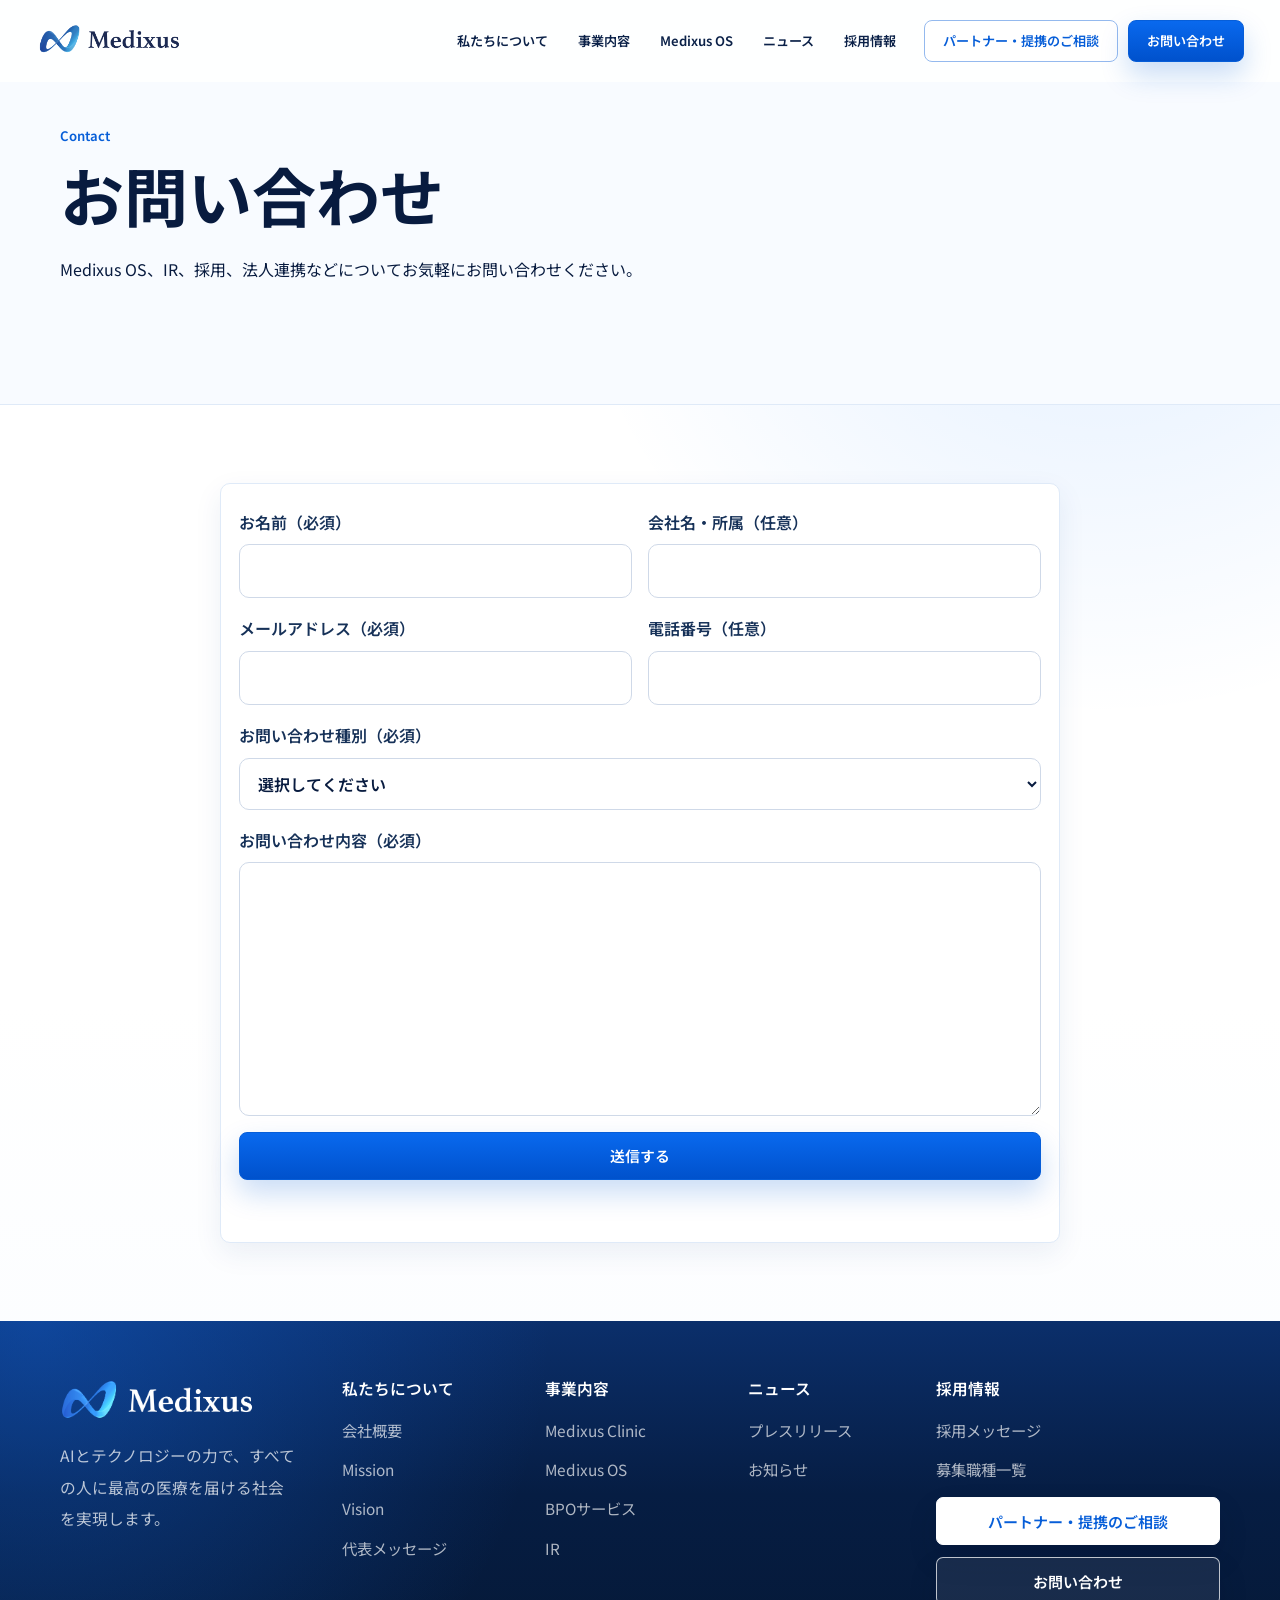
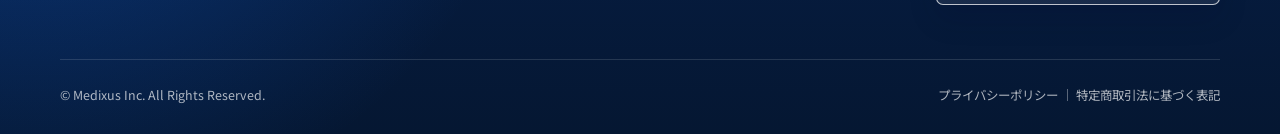
<file: contact/index.html>
<!doctype html>
    <html lang="ja">
      <head>
        <meta charset="utf-8">
        <meta name="viewport" content="width=device-width, initial-scale=1">
        <title>お問い合わせ - Medixus</title>
        <meta name="description" content="Medixusへのお問い合わせ。OS導入、デモ、投資、採用、法人連携について。">
        <meta property="og:type" content="website">
        <meta property="og:title" content="お問い合わせ - Medixus">
        <meta property="og:description" content="Medixusへのお問い合わせ。OS導入、デモ、投資、採用、法人連携について。">
        <meta property="og:image" content="https://medixus.jp/assets/images/medixus-product-hero.jpg">
        <meta name="twitter:card" content="summary_large_image">
        <meta name="twitter:title" content="お問い合わせ - Medixus">
        <meta name="twitter:description" content="Medixusへのお問い合わせ。OS導入、デモ、投資、採用、法人連携について。">
        <meta name="twitter:image" content="https://medixus.jp/assets/images/medixus-product-hero.jpg">
        <link rel="icon" type="image/png" href="/assets/images/medixus-tab-icon.png?v=20260514-resend-contact">
        <link rel="apple-touch-icon" href="/assets/images/medixus-tab-icon.png?v=20260514-resend-contact">
        <link rel="preconnect" href="https://fonts.googleapis.com">
        <link rel="preconnect" href="https://fonts.gstatic.com" crossorigin>
        <link href="https://fonts.googleapis.com/css2?family=Inter:wght@400;500;600;700&family=Noto+Sans+JP:wght@400;500;600;700&family=Space+Grotesk:wght@500;600;700&family=Zen+Old+Mincho:wght@600;700&display=swap" rel="stylesheet">
        <link rel="stylesheet" href="/assets/styles.css?v=20260514-resend-contact">
        <script type="application/ld+json">{"@context":"https://schema.org","@type":"Organization","name":"株式会社Medixus","alternateName":"Medixus, Inc.","url":"https://medixus.jp","foundingDate":"2025","founder":{"@type":"Person","name":"大原健太郎"}}</script>
      </head>
      <body>
        
    <header class="site-header" data-header>
      <nav class="nav-shell" aria-label="グローバルナビゲーション">
        <a class="brand" href="/" aria-label="Medixus トップページ">
          <img class="brand-logo" src="/assets/images/medixus-logo.png" alt="Medixus">
        </a>
        <button class="menu-toggle" type="button" aria-label="メニューを開く" aria-expanded="false" data-menu-toggle>
          <span></span>
          <span></span>
          <span></span>
        </button>
        <div class="nav-menu" data-nav-menu>
          <div class="nav-links"><a href="/about/" class="nav-link">私たちについて</a><a href="/business/" class="nav-link">事業内容</a><a href="/os/" class="nav-link">Medixus OS</a><a href="/news/" class="nav-link">ニュース</a><a href="/recruit/" class="nav-link">採用情報</a></div>
          <div class="nav-actions">
            <a class="button button-outline nav-contact" href="/contact/?type=partner">パートナー・提携のご相談</a>
            <a class="button button-accent nav-contact" href="/contact/">お問い合わせ</a>
          </div>
        </div>
      </nav>
    </header>
  
        <main>
    <section class="page-head">
      <div class="container reveal">
        <p class="eyebrow">Contact</p>
        <h1>お問い合わせ</h1>
        <p>Medixus OS、IR、採用、法人連携などについてお気軽にお問い合わせください。</p>
      </div>
    </section>

    <section class="section">
      <div class="container narrow">
        <form class="contact-form reveal" action="/api/contact" method="post" data-contact-form data-contact-submit>
          <input type="hidden" name="source" value="corporate-site">
          <input type="hidden" name="redirect" value="/contact/">
          <div class="form-two">
            <label>お名前（必須）<input type="text" name="name" required></label>
            <label>会社名・所属（任意）<input type="text" name="company"></label>
          </div>
          <div class="form-two">
            <label>メールアドレス（必須）<input type="email" name="email" required></label>
            <label>電話番号（任意）<input type="tel" name="phone"></label>
          </div>
          <label>お問い合わせ種別（必須）
            <select name="type" required data-contact-type>
              <option value="">選択してください</option>
              <option value="Medixus OSの導入検討・資料請求">Medixus OSの導入検討・資料請求</option><option value="Medixus OSのデモ予約">Medixus OSのデモ予約</option><option value="医師・看護師としての登録">医師・看護師としての登録</option><option value="管理者医師（院長）について">管理者医師（院長）について</option><option value="企業・法人との提携">企業・法人との提携</option><option value="パートナー・提携のご相談">パートナー・提携のご相談</option><option value="投資に関するご相談">投資に関するご相談</option><option value="メディア・取材">メディア・取材</option><option value="採用について">採用について</option><option value="その他">その他</option>
            </select>
          </label>
          <label>お問い合わせ内容（必須）<textarea name="message" rows="8" required data-contact-message></textarea></label>
          <button class="button button-primary" type="submit">送信する</button>
          <p class="form-status" aria-live="polite"></p>
        </form>
      </div>
    </section>
  </main>
        
    <footer class="site-footer">
      <div class="container footer-grid">
        <div class="footer-brand">
          <a class="footer-logo" href="/" aria-label="Medixus トップページ">
            <img class="footer-logo-image" src="/assets/images/medixus-logo-footer.png?v=20260514-resend-contact" alt="Medixus">
          </a>
          <p>AIとテクノロジーの力で、すべての人に最高の医療を届ける社会を実現します。</p>
        </div>
        <div>
          <h2>私たちについて</h2>
          <a href="/about/">会社概要</a>
          <a href="/about/#mission">Mission</a>
          <a href="/about/#vision">Vision</a>
          <a href="/message/">代表メッセージ</a>
        </div>
        <div>
          <h2>事業内容</h2>
          <a href="/clinic/">Medixus Clinic</a>
          <a href="/os/">Medixus OS</a>
          <a href="/bpo/">BPOサービス</a>
          <a href="/ir/">IR</a>
        </div>
        <div>
          <h2>ニュース</h2>
          <a href="/news/">プレスリリース</a>
          <a href="/news/">お知らせ</a>
        </div>
        <div>
          <h2>採用情報</h2>
          <a href="/recruit/">採用メッセージ</a>
          <a href="/recruit/#positions">募集職種一覧</a>
          <div class="footer-actions">
            <a class="footer-button" href="/contact/?type=partner">パートナー・提携のご相談</a>
            <a class="footer-button" href="/contact/">お問い合わせ</a>
          </div>
        </div>
      </div>
      <div class="container footer-bottom">
        <span>© Medixus Inc. All Rights Reserved.</span>
        <nav aria-label="フッター法務リンク">
          <a href="/privacy/">プライバシーポリシー</a>
          <a href="/privacy/">特定商取引法に基づく表記</a>
        </nav>
      </div>
    </footer>
  
        <script src="/assets/site.js?v=20260514-resend-contact" defer></script>
      </body>
    </html>
</file>
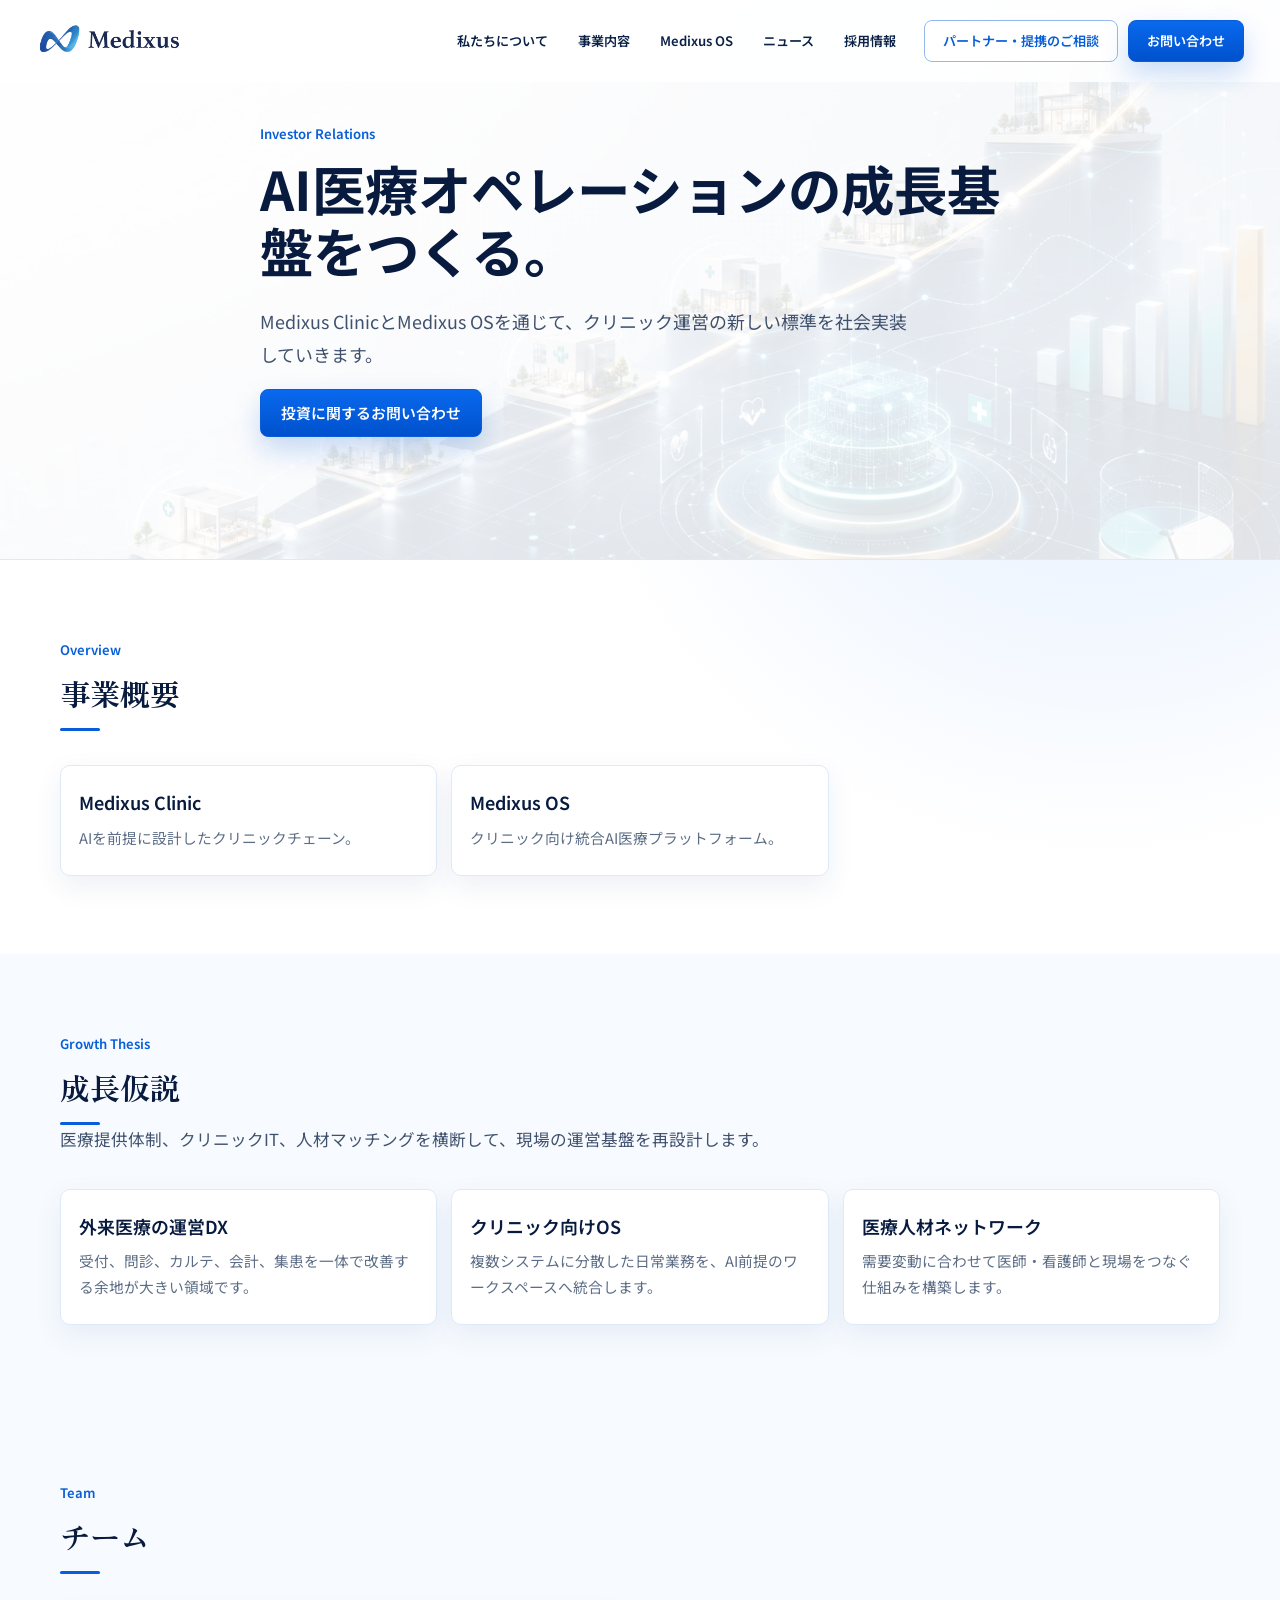
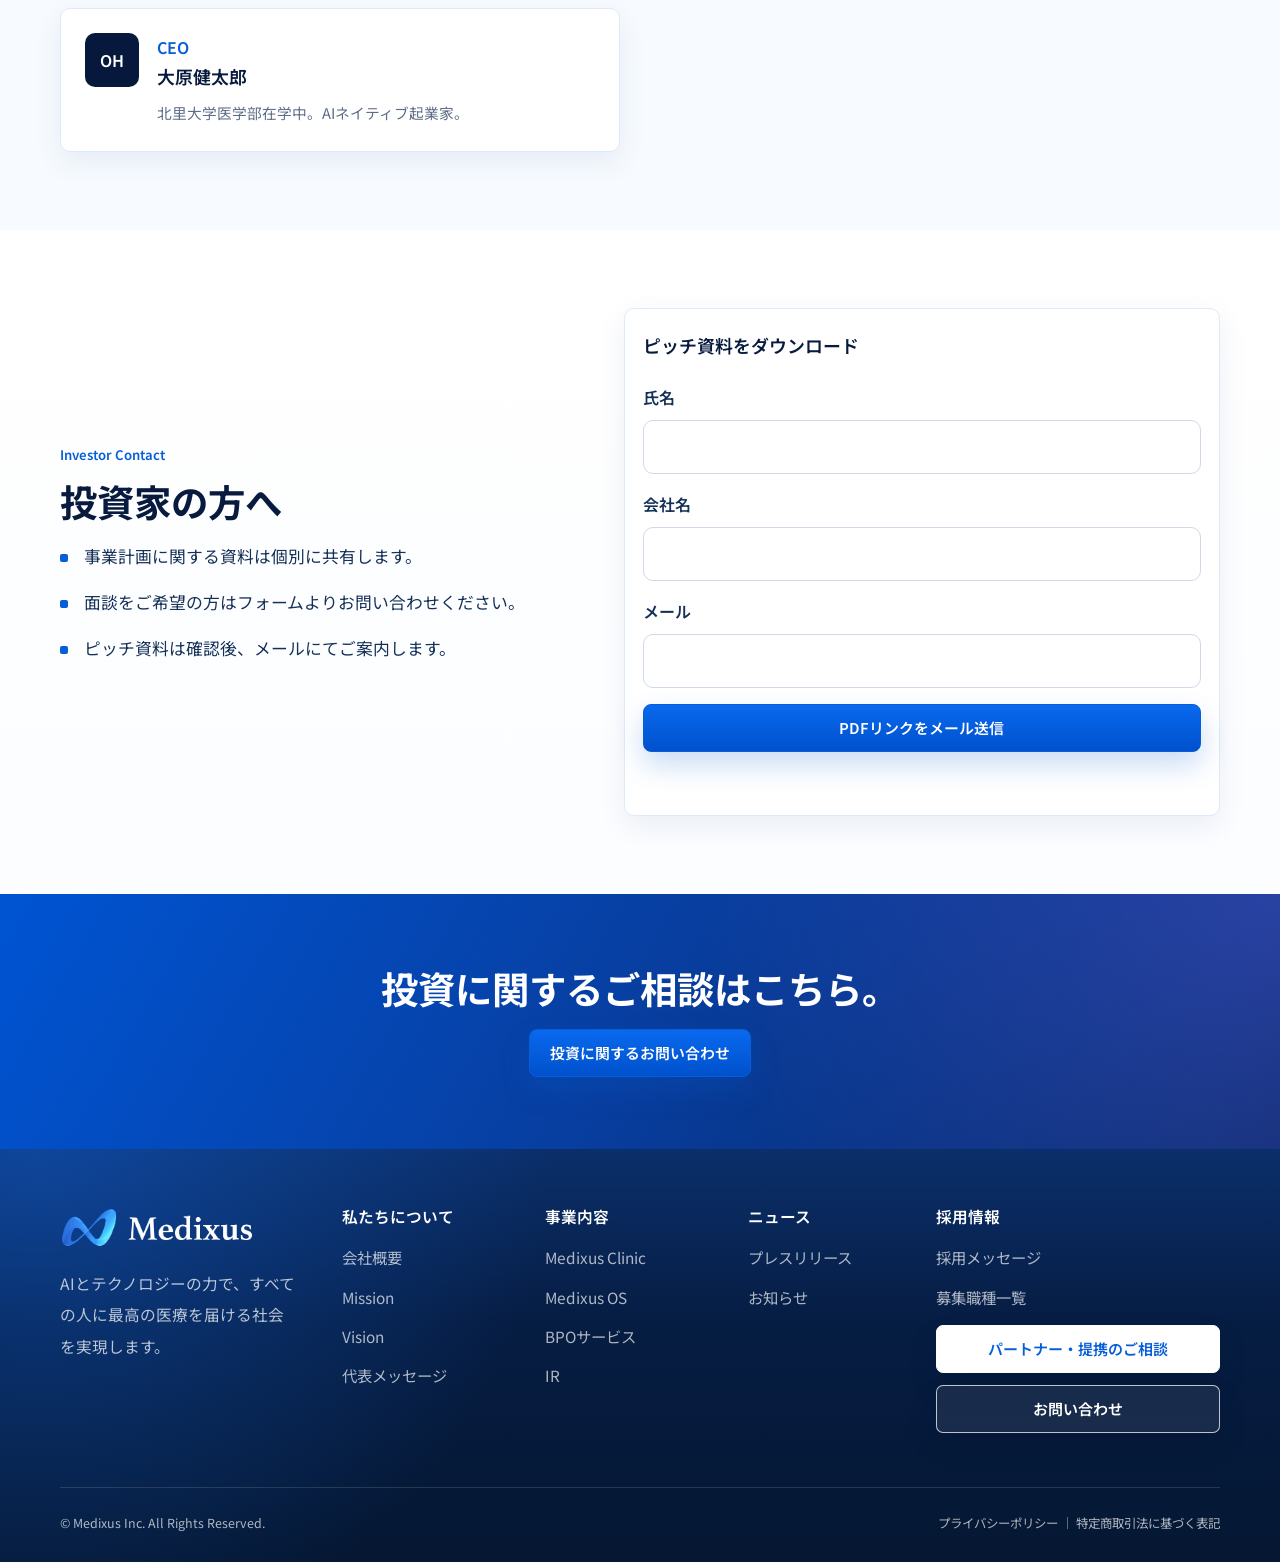
<file: ir/index.html>
<!doctype html>
    <html lang="ja">
      <head>
        <meta charset="utf-8">
        <meta name="viewport" content="width=device-width, initial-scale=1">
        <title>投資家情報 - Medixus</title>
        <meta name="description" content="AI医療オペレーションの社会実装を目指すMedixusの投資家向け情報。">
        <meta property="og:type" content="website">
        <meta property="og:title" content="投資家情報 - Medixus">
        <meta property="og:description" content="AI医療オペレーションの社会実装を目指すMedixusの投資家向け情報。">
        <meta property="og:image" content="https://medixus.jp/assets/images/ir-growth.jpg">
        <meta name="twitter:card" content="summary_large_image">
        <meta name="twitter:title" content="投資家情報 - Medixus">
        <meta name="twitter:description" content="AI医療オペレーションの社会実装を目指すMedixusの投資家向け情報。">
        <meta name="twitter:image" content="https://medixus.jp/assets/images/ir-growth.jpg">
        <link rel="icon" type="image/png" href="/assets/images/medixus-tab-icon.png?v=20260514-resend-contact">
        <link rel="apple-touch-icon" href="/assets/images/medixus-tab-icon.png?v=20260514-resend-contact">
        <link rel="preconnect" href="https://fonts.googleapis.com">
        <link rel="preconnect" href="https://fonts.gstatic.com" crossorigin>
        <link href="https://fonts.googleapis.com/css2?family=Inter:wght@400;500;600;700&family=Noto+Sans+JP:wght@400;500;600;700&family=Space+Grotesk:wght@500;600;700&family=Zen+Old+Mincho:wght@600;700&display=swap" rel="stylesheet">
        <link rel="stylesheet" href="/assets/styles.css?v=20260514-resend-contact">
        <script type="application/ld+json">{"@context":"https://schema.org","@type":"Organization","name":"株式会社Medixus","alternateName":"Medixus, Inc.","url":"https://medixus.jp","foundingDate":"2025","founder":{"@type":"Person","name":"大原健太郎"}}</script>
      </head>
      <body>
        
    <header class="site-header" data-header>
      <nav class="nav-shell" aria-label="グローバルナビゲーション">
        <a class="brand" href="/" aria-label="Medixus トップページ">
          <img class="brand-logo" src="/assets/images/medixus-logo.png" alt="Medixus">
        </a>
        <button class="menu-toggle" type="button" aria-label="メニューを開く" aria-expanded="false" data-menu-toggle>
          <span></span>
          <span></span>
          <span></span>
        </button>
        <div class="nav-menu" data-nav-menu>
          <div class="nav-links"><a href="/about/" class="nav-link">私たちについて</a><a href="/business/" class="nav-link">事業内容</a><a href="/os/" class="nav-link">Medixus OS</a><a href="/news/" class="nav-link">ニュース</a><a href="/recruit/" class="nav-link">採用情報</a></div>
          <div class="nav-actions">
            <a class="button button-outline nav-contact" href="/contact/?type=partner">パートナー・提携のご相談</a>
            <a class="button button-accent nav-contact" href="/contact/">お問い合わせ</a>
          </div>
        </div>
      </nav>
    </header>
  
        <main>
    
    <section class="hero " style="--hero-image: url('/assets/images/ir-growth.jpg')">
      <div class="container hero-content reveal">
        <p class="eyebrow">Investor Relations</p>
        <h1>AI医療オペレーションの成長基盤をつくる。</h1>
        <p class="hero-lead">Medixus ClinicとMedixus OSを通じて、クリニック運営の新しい標準を社会実装していきます。</p>
        <div class="hero-actions"><a class="button button-primary" href="/contact/?type=ir">投資に関するお問い合わせ</a></div>
      </div>
    </section>
  

    <section class="section">
      <div class="container">
        
    <div class="section-header reveal">
      <p class="kicker">Overview</p>
      <h2>事業概要</h2>
      
    </div>
  
        <div class="business-grid compact">
          <article class="simple-card reveal"><h3>Medixus Clinic</h3><p>AIを前提に設計したクリニックチェーン。</p></article>
          <article class="simple-card reveal"><h3>Medixus OS</h3><p>クリニック向け統合AI医療プラットフォーム。</p></article>
        </div>
      </div>
    </section>

    <section class="section section-soft">
      <div class="container">
        
    <div class="section-header reveal">
      <p class="kicker">Growth Thesis</p>
      <h2>成長仮説</h2>
      <p>医療提供体制、クリニックIT、人材マッチングを横断して、現場の運営基盤を再設計します。</p>
    </div>
  
        <div class="business-grid compact">
          <article class="simple-card reveal"><h3>外来医療の運営DX</h3><p>受付、問診、カルテ、会計、集患を一体で改善する余地が大きい領域です。</p></article>
          <article class="simple-card reveal"><h3>クリニック向けOS</h3><p>複数システムに分散した日常業務を、AI前提のワークスペースへ統合します。</p></article>
          <article class="simple-card reveal"><h3>医療人材ネットワーク</h3><p>需要変動に合わせて医師・看護師と現場をつなぐ仕組みを構築します。</p></article>
        </div>
      </div>
    </section>

    <section class="section section-soft">
      <div class="container">
        
    <div class="section-header reveal">
      <p class="kicker">Team</p>
      <h2>チーム</h2>
      
    </div>
  
        <div class="team-grid team-grid-single">
          
    <article class="team-card reveal">
      <div class="avatar">OH</div>
      <div>
        <p>CEO</p>
        <h3>大原健太郎</h3>
        <span>北里大学医学部在学中。AIネイティブ起業家。</span>
      </div>
    </article>
  
        </div>
      </div>
    </section>

    <section class="section">
      <div class="container split">
        <div class="reveal">
          <p class="kicker">Investor Contact</p>
          <h2>投資家の方へ</h2>
          <ul class="check-list large-list">
            <li>事業計画に関する資料は個別に共有します。</li>
            <li>面談をご希望の方はフォームよりお問い合わせください。</li>
            <li>ピッチ資料は確認後、メールにてご案内します。</li>
          </ul>
        </div>
        <form class="form-card reveal" action="/api/contact" method="post" data-contact-submit>
          <h3>ピッチ資料をダウンロード</h3>
          <input type="hidden" name="type" value="ir">
          <input type="hidden" name="request" value="pitch">
          <input type="hidden" name="redirect" value="/ir/">
          <label>氏名<input type="text" name="name" required></label>
          <label>会社名<input type="text" name="company" required></label>
          <label>メール<input type="email" name="email" required></label>
          <button class="button button-primary" type="submit">PDFリンクをメール送信</button>
          <p class="form-status" aria-live="polite"></p>
        </form>
      </div>
    </section>

    <section class="section section-cta">
      <div class="container center">
        <h2>投資に関するご相談はこちら。</h2>
        <a class="button button-primary" href="/contact/?type=ir">投資に関するお問い合わせ</a>
      </div>
    </section>
  </main>
        
    <footer class="site-footer">
      <div class="container footer-grid">
        <div class="footer-brand">
          <a class="footer-logo" href="/" aria-label="Medixus トップページ">
            <img class="footer-logo-image" src="/assets/images/medixus-logo-footer.png?v=20260514-resend-contact" alt="Medixus">
          </a>
          <p>AIとテクノロジーの力で、すべての人に最高の医療を届ける社会を実現します。</p>
        </div>
        <div>
          <h2>私たちについて</h2>
          <a href="/about/">会社概要</a>
          <a href="/about/#mission">Mission</a>
          <a href="/about/#vision">Vision</a>
          <a href="/message/">代表メッセージ</a>
        </div>
        <div>
          <h2>事業内容</h2>
          <a href="/clinic/">Medixus Clinic</a>
          <a href="/os/">Medixus OS</a>
          <a href="/bpo/">BPOサービス</a>
          <a href="/ir/">IR</a>
        </div>
        <div>
          <h2>ニュース</h2>
          <a href="/news/">プレスリリース</a>
          <a href="/news/">お知らせ</a>
        </div>
        <div>
          <h2>採用情報</h2>
          <a href="/recruit/">採用メッセージ</a>
          <a href="/recruit/#positions">募集職種一覧</a>
          <div class="footer-actions">
            <a class="footer-button" href="/contact/?type=partner">パートナー・提携のご相談</a>
            <a class="footer-button" href="/contact/">お問い合わせ</a>
          </div>
        </div>
      </div>
      <div class="container footer-bottom">
        <span>© Medixus Inc. All Rights Reserved.</span>
        <nav aria-label="フッター法務リンク">
          <a href="/privacy/">プライバシーポリシー</a>
          <a href="/privacy/">特定商取引法に基づく表記</a>
        </nav>
      </div>
    </footer>
  
        <script src="/assets/site.js?v=20260514-resend-contact" defer></script>
      </body>
    </html>
</file>
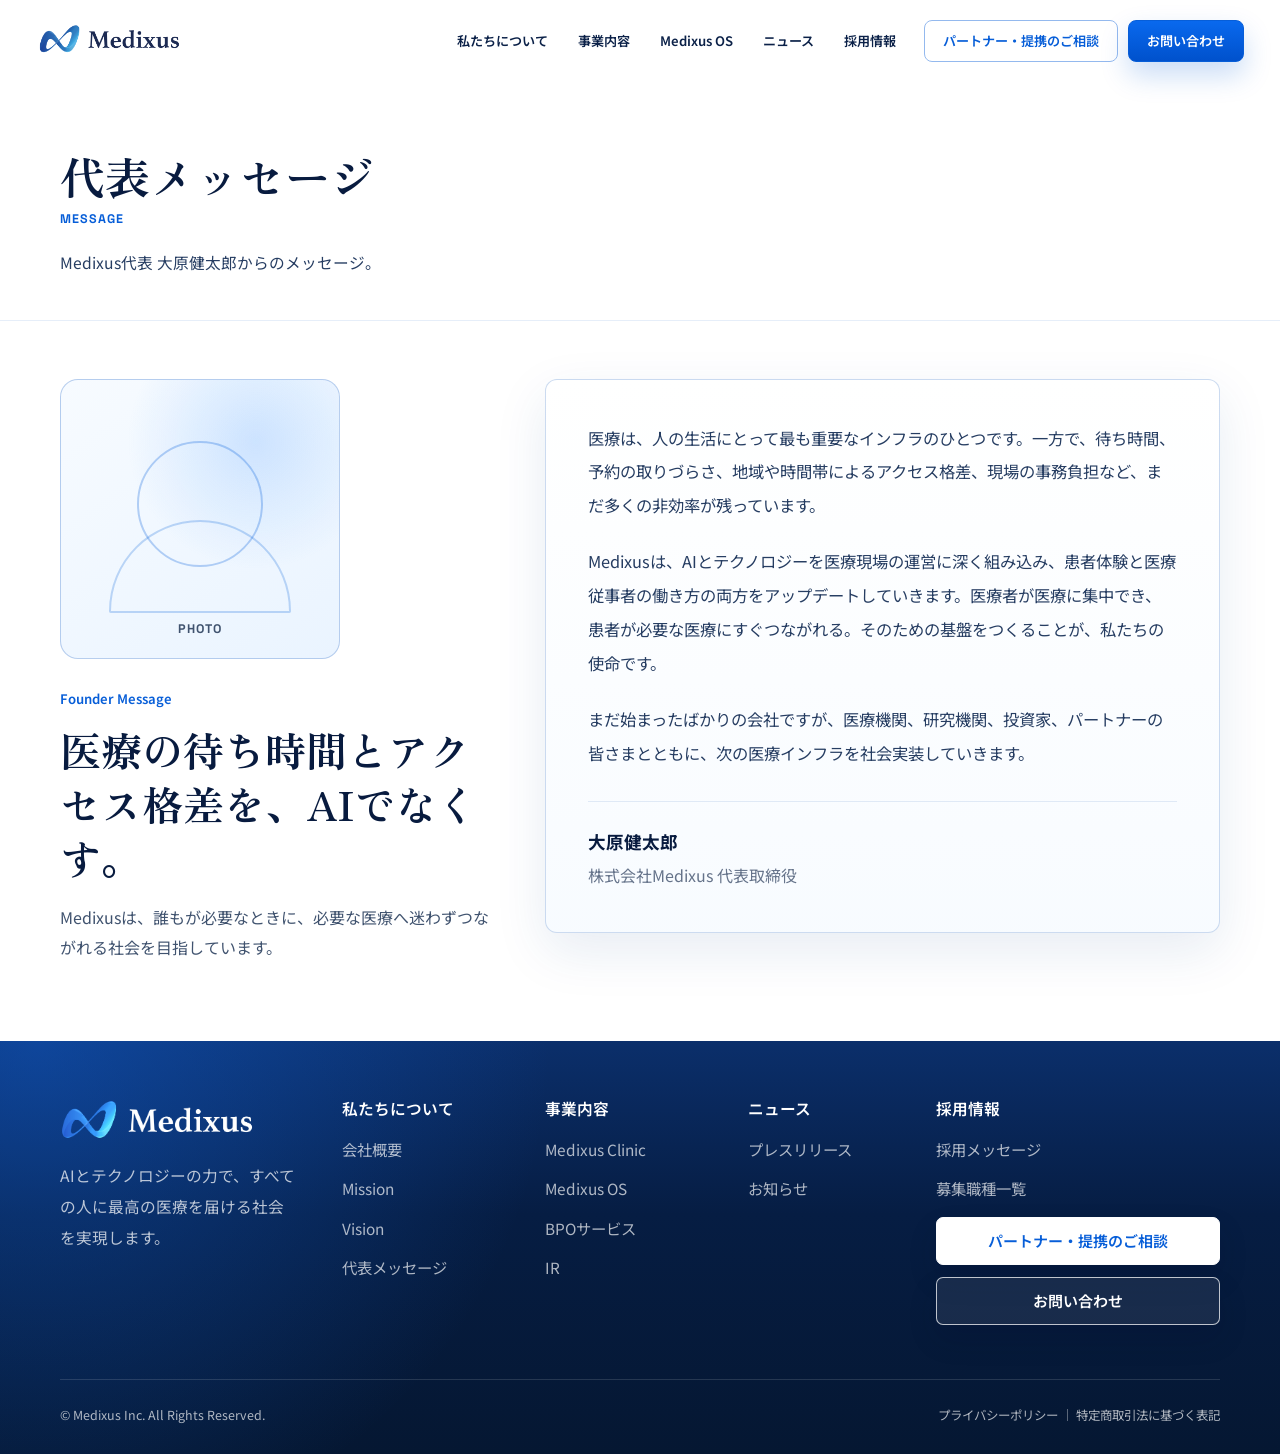
<file: message/index.html>
<!doctype html>
    <html lang="ja">
      <head>
        <meta charset="utf-8">
        <meta name="viewport" content="width=device-width, initial-scale=1">
        <title>代表メッセージ - Medixus</title>
        <meta name="description" content="Medixus代表 大原健太郎からのメッセージ。">
        <meta property="og:type" content="website">
        <meta property="og:title" content="代表メッセージ - Medixus">
        <meta property="og:description" content="Medixus代表 大原健太郎からのメッセージ。">
        <meta property="og:image" content="https://medixus.jp/assets/images/medixus-product-hero.jpg">
        <meta name="twitter:card" content="summary_large_image">
        <meta name="twitter:title" content="代表メッセージ - Medixus">
        <meta name="twitter:description" content="Medixus代表 大原健太郎からのメッセージ。">
        <meta name="twitter:image" content="https://medixus.jp/assets/images/medixus-product-hero.jpg">
        <link rel="icon" type="image/png" href="/assets/images/medixus-tab-icon.png?v=20260514-resend-contact">
        <link rel="apple-touch-icon" href="/assets/images/medixus-tab-icon.png?v=20260514-resend-contact">
        <link rel="preconnect" href="https://fonts.googleapis.com">
        <link rel="preconnect" href="https://fonts.gstatic.com" crossorigin>
        <link href="https://fonts.googleapis.com/css2?family=Inter:wght@400;500;600;700&family=Noto+Sans+JP:wght@400;500;600;700&family=Space+Grotesk:wght@500;600;700&family=Zen+Old+Mincho:wght@600;700&display=swap" rel="stylesheet">
        <link rel="stylesheet" href="/assets/styles.css?v=20260514-resend-contact">
        <script type="application/ld+json">{"@context":"https://schema.org","@type":"Organization","name":"株式会社Medixus","alternateName":"Medixus, Inc.","url":"https://medixus.jp","foundingDate":"2025","founder":{"@type":"Person","name":"大原健太郎"}}</script>
      </head>
      <body>
        
    <header class="site-header" data-header>
      <nav class="nav-shell" aria-label="グローバルナビゲーション">
        <a class="brand" href="/" aria-label="Medixus トップページ">
          <img class="brand-logo" src="/assets/images/medixus-logo.png" alt="Medixus">
        </a>
        <button class="menu-toggle" type="button" aria-label="メニューを開く" aria-expanded="false" data-menu-toggle>
          <span></span>
          <span></span>
          <span></span>
        </button>
        <div class="nav-menu" data-nav-menu>
          <div class="nav-links"><a href="/about/" class="nav-link">私たちについて</a><a href="/business/" class="nav-link">事業内容</a><a href="/os/" class="nav-link">Medixus OS</a><a href="/news/" class="nav-link">ニュース</a><a href="/recruit/" class="nav-link">採用情報</a></div>
          <div class="nav-actions">
            <a class="button button-outline nav-contact" href="/contact/?type=partner">パートナー・提携のご相談</a>
            <a class="button button-accent nav-contact" href="/contact/">お問い合わせ</a>
          </div>
        </div>
      </nav>
    </header>
  
        <main>
    
    <section class="subpage-head">
      <div class="container reveal">
        <h1>代表メッセージ</h1>
        <p class="subpage-label">Message</p>
        <p>Medixus代表 大原健太郎からのメッセージ。</p>
      </div>
    </section>
  

    <section class="section page-main-section">
      <div class="container message-layout">
        <div class="message-lead reveal">
          <div class="founder-photo-slot founder-photo-slot-large" aria-label="代表写真スペース">
            <span>Photo</span>
          </div>
          <p class="kicker">Founder Message</p>
          <h2>医療の待ち時間とアクセス格差を、AIでなくす。</h2>
          <span>Medixusは、誰もが必要なときに、必要な医療へ迷わずつながれる社会を目指しています。</span>
        </div>
        <article class="message-body reveal">
          <p>医療は、人の生活にとって最も重要なインフラのひとつです。一方で、待ち時間、予約の取りづらさ、地域や時間帯によるアクセス格差、現場の事務負担など、まだ多くの非効率が残っています。</p>
          <p>Medixusは、AIとテクノロジーを医療現場の運営に深く組み込み、患者体験と医療従事者の働き方の両方をアップデートしていきます。医療者が医療に集中でき、患者が必要な医療にすぐつながれる。そのための基盤をつくることが、私たちの使命です。</p>
          <p>まだ始まったばかりの会社ですが、医療機関、研究機関、投資家、パートナーの皆さまとともに、次の医療インフラを社会実装していきます。</p>
          <footer>
            <strong>大原健太郎</strong>
            <span>株式会社Medixus 代表取締役</span>
          </footer>
        </article>
      </div>
    </section>
  </main>
        
    <footer class="site-footer">
      <div class="container footer-grid">
        <div class="footer-brand">
          <a class="footer-logo" href="/" aria-label="Medixus トップページ">
            <img class="footer-logo-image" src="/assets/images/medixus-logo-footer.png?v=20260514-resend-contact" alt="Medixus">
          </a>
          <p>AIとテクノロジーの力で、すべての人に最高の医療を届ける社会を実現します。</p>
        </div>
        <div>
          <h2>私たちについて</h2>
          <a href="/about/">会社概要</a>
          <a href="/about/#mission">Mission</a>
          <a href="/about/#vision">Vision</a>
          <a href="/message/">代表メッセージ</a>
        </div>
        <div>
          <h2>事業内容</h2>
          <a href="/clinic/">Medixus Clinic</a>
          <a href="/os/">Medixus OS</a>
          <a href="/bpo/">BPOサービス</a>
          <a href="/ir/">IR</a>
        </div>
        <div>
          <h2>ニュース</h2>
          <a href="/news/">プレスリリース</a>
          <a href="/news/">お知らせ</a>
        </div>
        <div>
          <h2>採用情報</h2>
          <a href="/recruit/">採用メッセージ</a>
          <a href="/recruit/#positions">募集職種一覧</a>
          <div class="footer-actions">
            <a class="footer-button" href="/contact/?type=partner">パートナー・提携のご相談</a>
            <a class="footer-button" href="/contact/">お問い合わせ</a>
          </div>
        </div>
      </div>
      <div class="container footer-bottom">
        <span>© Medixus Inc. All Rights Reserved.</span>
        <nav aria-label="フッター法務リンク">
          <a href="/privacy/">プライバシーポリシー</a>
          <a href="/privacy/">特定商取引法に基づく表記</a>
        </nav>
      </div>
    </footer>
  
        <script src="/assets/site.js?v=20260514-resend-contact" defer></script>
      </body>
    </html>
</file>
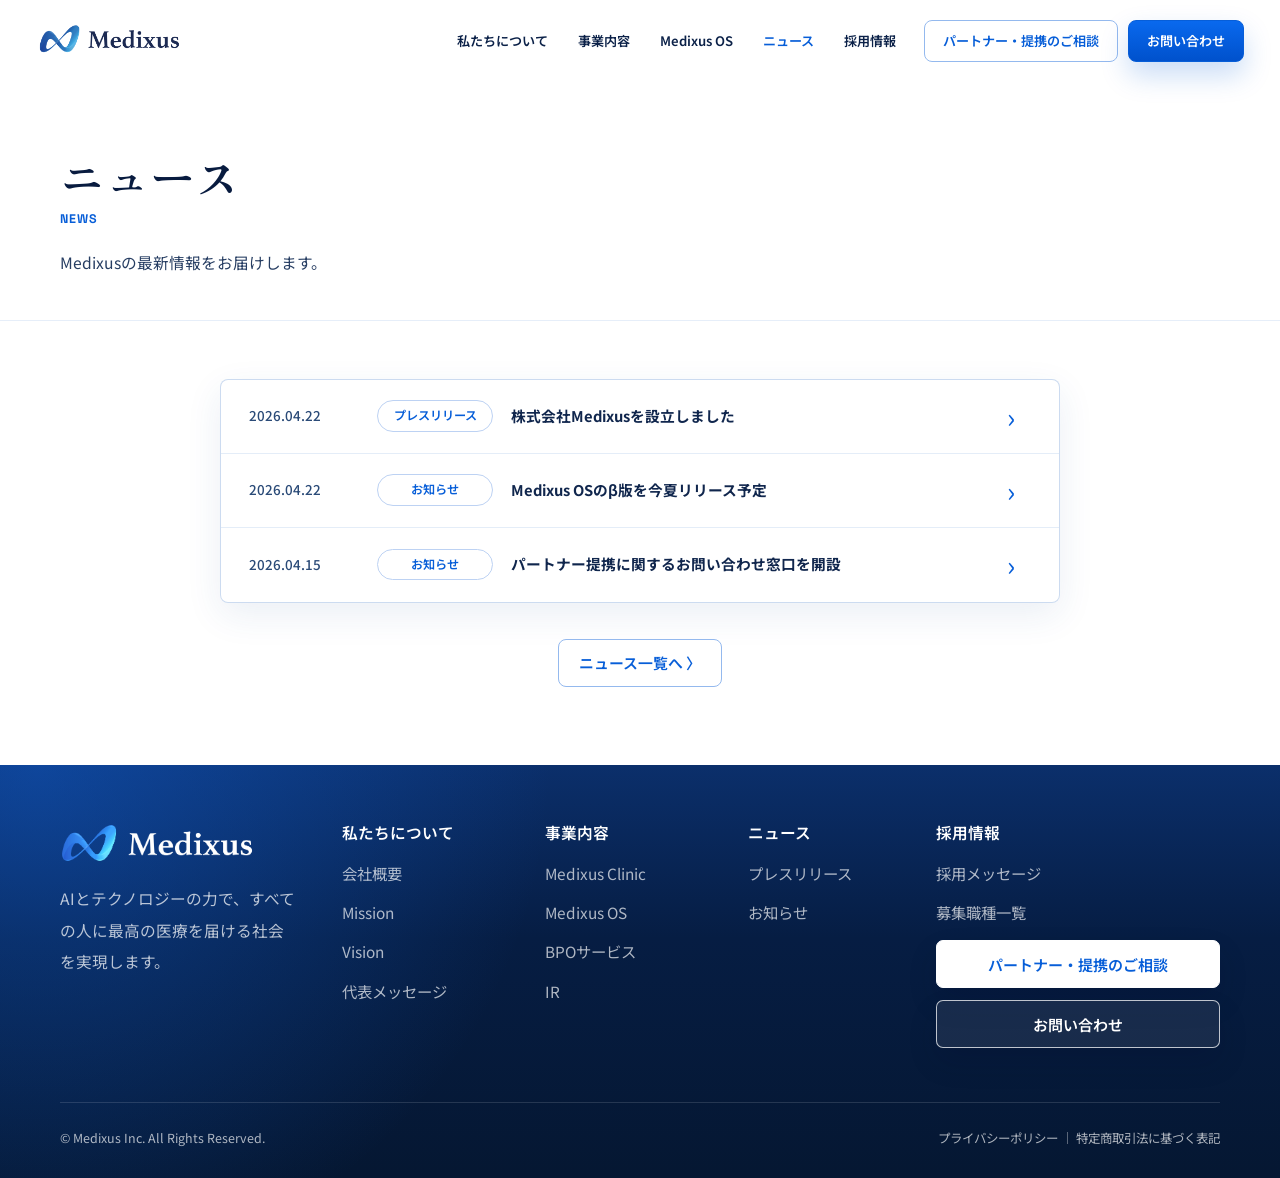
<file: news/index.html>
<!doctype html>
    <html lang="ja">
      <head>
        <meta charset="utf-8">
        <meta name="viewport" content="width=device-width, initial-scale=1">
        <title>ニュース - Medixus</title>
        <meta name="description" content="Medixusのプレスリリースとお知らせ。">
        <meta property="og:type" content="website">
        <meta property="og:title" content="ニュース - Medixus">
        <meta property="og:description" content="Medixusのプレスリリースとお知らせ。">
        <meta property="og:image" content="https://medixus.jp/assets/images/hero-clinic-startup.jpg">
        <meta name="twitter:card" content="summary_large_image">
        <meta name="twitter:title" content="ニュース - Medixus">
        <meta name="twitter:description" content="Medixusのプレスリリースとお知らせ。">
        <meta name="twitter:image" content="https://medixus.jp/assets/images/hero-clinic-startup.jpg">
        <link rel="icon" type="image/png" href="/assets/images/medixus-tab-icon.png?v=20260514-resend-contact">
        <link rel="apple-touch-icon" href="/assets/images/medixus-tab-icon.png?v=20260514-resend-contact">
        <link rel="preconnect" href="https://fonts.googleapis.com">
        <link rel="preconnect" href="https://fonts.gstatic.com" crossorigin>
        <link href="https://fonts.googleapis.com/css2?family=Inter:wght@400;500;600;700&family=Noto+Sans+JP:wght@400;500;600;700&family=Space+Grotesk:wght@500;600;700&family=Zen+Old+Mincho:wght@600;700&display=swap" rel="stylesheet">
        <link rel="stylesheet" href="/assets/styles.css?v=20260514-resend-contact">
        <script type="application/ld+json">{"@context":"https://schema.org","@type":"Organization","name":"株式会社Medixus","alternateName":"Medixus, Inc.","url":"https://medixus.jp","foundingDate":"2025","founder":{"@type":"Person","name":"大原健太郎"}}</script>
      </head>
      <body>
        
    <header class="site-header" data-header>
      <nav class="nav-shell" aria-label="グローバルナビゲーション">
        <a class="brand" href="/" aria-label="Medixus トップページ">
          <img class="brand-logo" src="/assets/images/medixus-logo.png" alt="Medixus">
        </a>
        <button class="menu-toggle" type="button" aria-label="メニューを開く" aria-expanded="false" data-menu-toggle>
          <span></span>
          <span></span>
          <span></span>
        </button>
        <div class="nav-menu" data-nav-menu>
          <div class="nav-links"><a href="/about/" class="nav-link">私たちについて</a><a href="/business/" class="nav-link">事業内容</a><a href="/os/" class="nav-link">Medixus OS</a><a href="/news/" class="nav-link is-active">ニュース</a><a href="/recruit/" class="nav-link">採用情報</a></div>
          <div class="nav-actions">
            <a class="button button-outline nav-contact" href="/contact/?type=partner">パートナー・提携のご相談</a>
            <a class="button button-accent nav-contact" href="/contact/">お問い合わせ</a>
          </div>
        </div>
      </nav>
    </header>
  
        <main>
    
    <section class="subpage-head">
      <div class="container reveal">
        <h1>ニュース</h1>
        <p class="subpage-label">News</p>
        <p>Medixusの最新情報をお届けします。</p>
      </div>
    </section>
  

    <section class="section page-main-section">
      <div class="container narrow">
        <div class="news-table news-table-large reveal">
          
    <a class="news-row" href="/news/">
      <time>2026.04.22</time>
      <span>プレスリリース</span>
      <strong>株式会社Medixusを設立しました</strong>
      <em>›</em>
    </a>
  
    <a class="news-row" href="/news/">
      <time>2026.04.22</time>
      <span>お知らせ</span>
      <strong>Medixus OSのβ版を今夏リリース予定</strong>
      <em>›</em>
    </a>
  
    <a class="news-row" href="/news/">
      <time>2026.04.15</time>
      <span>お知らせ</span>
      <strong>パートナー提携に関するお問い合わせ窓口を開設</strong>
      <em>›</em>
    </a>
  
        </div>
        <div class="news-page-button reveal">
          <a class="button button-outline" href="/news/">ニュース一覧へ 〉</a>
        </div>
      </div>
    </section>
  </main>
        
    <footer class="site-footer">
      <div class="container footer-grid">
        <div class="footer-brand">
          <a class="footer-logo" href="/" aria-label="Medixus トップページ">
            <img class="footer-logo-image" src="/assets/images/medixus-logo-footer.png?v=20260514-resend-contact" alt="Medixus">
          </a>
          <p>AIとテクノロジーの力で、すべての人に最高の医療を届ける社会を実現します。</p>
        </div>
        <div>
          <h2>私たちについて</h2>
          <a href="/about/">会社概要</a>
          <a href="/about/#mission">Mission</a>
          <a href="/about/#vision">Vision</a>
          <a href="/message/">代表メッセージ</a>
        </div>
        <div>
          <h2>事業内容</h2>
          <a href="/clinic/">Medixus Clinic</a>
          <a href="/os/">Medixus OS</a>
          <a href="/bpo/">BPOサービス</a>
          <a href="/ir/">IR</a>
        </div>
        <div>
          <h2>ニュース</h2>
          <a href="/news/">プレスリリース</a>
          <a href="/news/">お知らせ</a>
        </div>
        <div>
          <h2>採用情報</h2>
          <a href="/recruit/">採用メッセージ</a>
          <a href="/recruit/#positions">募集職種一覧</a>
          <div class="footer-actions">
            <a class="footer-button" href="/contact/?type=partner">パートナー・提携のご相談</a>
            <a class="footer-button" href="/contact/">お問い合わせ</a>
          </div>
        </div>
      </div>
      <div class="container footer-bottom">
        <span>© Medixus Inc. All Rights Reserved.</span>
        <nav aria-label="フッター法務リンク">
          <a href="/privacy/">プライバシーポリシー</a>
          <a href="/privacy/">特定商取引法に基づく表記</a>
        </nav>
      </div>
    </footer>
  
        <script src="/assets/site.js?v=20260514-resend-contact" defer></script>
      </body>
    </html>
</file>
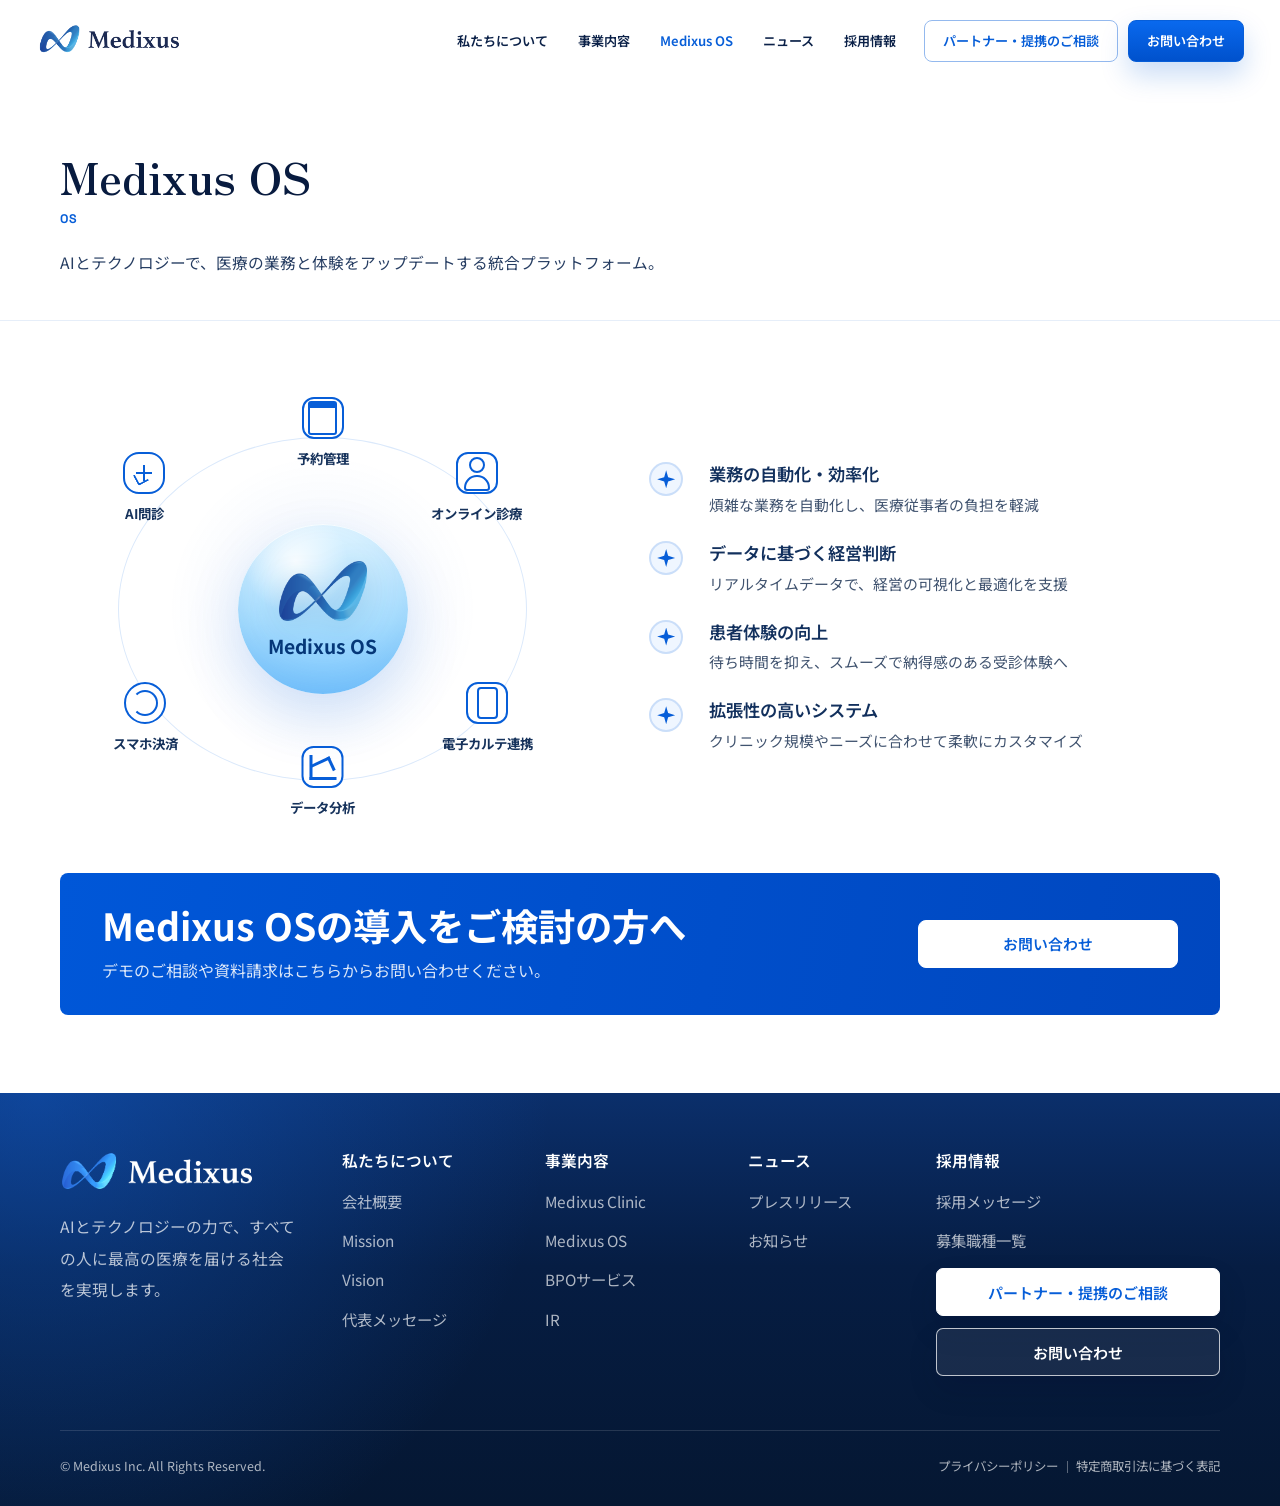
<file: os/index.html>
<!doctype html>
    <html lang="ja">
      <head>
        <meta charset="utf-8">
        <meta name="viewport" content="width=device-width, initial-scale=1">
        <title>Medixus OS - クリニック向け統合AI医療プラットフォーム</title>
        <meta name="description" content="電子カルテ・予約・問診・決済・HP・SEO・経営分析を統合するAI医療プラットフォーム。">
        <meta property="og:type" content="website">
        <meta property="og:title" content="Medixus OS - クリニック向け統合AI医療プラットフォーム">
        <meta property="og:description" content="電子カルテ・予約・問診・決済・HP・SEO・経営分析を統合するAI医療プラットフォーム。">
        <meta property="og:image" content="https://medixus.jp/assets/images/os-dashboard.jpg">
        <meta name="twitter:card" content="summary_large_image">
        <meta name="twitter:title" content="Medixus OS - クリニック向け統合AI医療プラットフォーム">
        <meta name="twitter:description" content="電子カルテ・予約・問診・決済・HP・SEO・経営分析を統合するAI医療プラットフォーム。">
        <meta name="twitter:image" content="https://medixus.jp/assets/images/os-dashboard.jpg">
        <link rel="icon" type="image/png" href="/assets/images/medixus-tab-icon.png?v=20260514-resend-contact">
        <link rel="apple-touch-icon" href="/assets/images/medixus-tab-icon.png?v=20260514-resend-contact">
        <link rel="preconnect" href="https://fonts.googleapis.com">
        <link rel="preconnect" href="https://fonts.gstatic.com" crossorigin>
        <link href="https://fonts.googleapis.com/css2?family=Inter:wght@400;500;600;700&family=Noto+Sans+JP:wght@400;500;600;700&family=Space+Grotesk:wght@500;600;700&family=Zen+Old+Mincho:wght@600;700&display=swap" rel="stylesheet">
        <link rel="stylesheet" href="/assets/styles.css?v=20260514-resend-contact">
        <script type="application/ld+json">{"@context":"https://schema.org","@type":"Organization","name":"株式会社Medixus","alternateName":"Medixus, Inc.","url":"https://medixus.jp","foundingDate":"2025","founder":{"@type":"Person","name":"大原健太郎"}}</script>
<script type="application/ld+json">{"@context":"https://schema.org","@type":"FAQPage","mainEntity":[{"@type":"Question","name":"既存カルテから移行できますか？","acceptedAnswer":{"@type":"Answer","text":"CSV/ORCA対応予定です。"}},{"@type":"Question","name":"保険診療対応は？","acceptedAnswer":{"@type":"Answer","text":"現在は自由診療特化。今後ロードマップに含みます。"}},{"@type":"Question","name":"サポート体制は？","acceptedAnswer":{"@type":"Answer","text":"チャットとメールで対応します。初月は専任担当が導入を支援します。"}},{"@type":"Question","name":"最低契約期間は？","acceptedAnswer":{"@type":"Answer","text":"6ヶ月です。"}}]}</script>
      </head>
      <body>
        
    <header class="site-header" data-header>
      <nav class="nav-shell" aria-label="グローバルナビゲーション">
        <a class="brand" href="/" aria-label="Medixus トップページ">
          <img class="brand-logo" src="/assets/images/medixus-logo.png" alt="Medixus">
        </a>
        <button class="menu-toggle" type="button" aria-label="メニューを開く" aria-expanded="false" data-menu-toggle>
          <span></span>
          <span></span>
          <span></span>
        </button>
        <div class="nav-menu" data-nav-menu>
          <div class="nav-links"><a href="/about/" class="nav-link">私たちについて</a><a href="/business/" class="nav-link">事業内容</a><a href="/os/" class="nav-link is-active">Medixus OS</a><a href="/news/" class="nav-link">ニュース</a><a href="/recruit/" class="nav-link">採用情報</a></div>
          <div class="nav-actions">
            <a class="button button-outline nav-contact" href="/contact/?type=partner">パートナー・提携のご相談</a>
            <a class="button button-accent nav-contact" href="/contact/">お問い合わせ</a>
          </div>
        </div>
      </nav>
    </header>
  
        <main>
    
    <section class="subpage-head">
      <div class="container reveal">
        <h1>Medixus OS</h1>
        <p class="subpage-label">OS</p>
        <p>AIとテクノロジーで、医療の業務と体験をアップデートする統合プラットフォーム。</p>
      </div>
    </section>
  

    <section class="section page-main-section os-detail-section">
      <div class="container os-detail-grid">
        <div class="os-orbit reveal" aria-label="Medixus OSの機能構成">
          <div class="orbit-center">
            <img class="orbit-logo-mark" src="/assets/images/medixus-mark-exact.png" alt="" aria-hidden="true">
            <strong>Medixus OS</strong>
          </div>
          <div class="orbit-node node-1"><span class="line-icon chat"></span><b>AI問診</b></div>
          <div class="orbit-node node-2"><span class="line-icon calendar"></span><b>予約管理</b></div>
          <div class="orbit-node node-3"><span class="line-icon doctor"></span><b>オンライン診療</b></div>
          <div class="orbit-node node-4"><span class="line-icon phone"></span><b>電子カルテ連携</b></div>
          <div class="orbit-node node-5"><span class="line-icon chart"></span><b>データ分析</b></div>
          <div class="orbit-node node-6"><span class="line-icon sync"></span><b>スマホ決済</b></div>
        </div>
        <div class="os-feature-list reveal">
          
    <article class="os-feature">
      <span class="line-icon sparkle"></span>
      <div>
        <h3>業務の自動化・効率化</h3>
        <p>煩雑な業務を自動化し、医療従事者の負担を軽減</p>
      </div>
    </article>
  
          
    <article class="os-feature">
      <span class="line-icon sparkle"></span>
      <div>
        <h3>データに基づく経営判断</h3>
        <p>リアルタイムデータで、経営の可視化と最適化を支援</p>
      </div>
    </article>
  
          
    <article class="os-feature">
      <span class="line-icon sparkle"></span>
      <div>
        <h3>患者体験の向上</h3>
        <p>待ち時間を抑え、スムーズで納得感のある受診体験へ</p>
      </div>
    </article>
  
          
    <article class="os-feature">
      <span class="line-icon sparkle"></span>
      <div>
        <h3>拡張性の高いシステム</h3>
        <p>クリニック規模やニーズに合わせて柔軟にカスタマイズ</p>
      </div>
    </article>
  
        </div>
      </div>
      <div class="container">
        <div class="os-cta-panel reveal">
          <div>
            <h2>Medixus OSの導入をご検討の方へ</h2>
            <p>デモのご相談や資料請求はこちらからお問い合わせください。</p>
          </div>
          <a class="button button-light" href="/contact/?type=os">お問い合わせ</a>
        </div>
      </div>
    </section>
  </main>
        
    <footer class="site-footer">
      <div class="container footer-grid">
        <div class="footer-brand">
          <a class="footer-logo" href="/" aria-label="Medixus トップページ">
            <img class="footer-logo-image" src="/assets/images/medixus-logo-footer.png?v=20260514-resend-contact" alt="Medixus">
          </a>
          <p>AIとテクノロジーの力で、すべての人に最高の医療を届ける社会を実現します。</p>
        </div>
        <div>
          <h2>私たちについて</h2>
          <a href="/about/">会社概要</a>
          <a href="/about/#mission">Mission</a>
          <a href="/about/#vision">Vision</a>
          <a href="/message/">代表メッセージ</a>
        </div>
        <div>
          <h2>事業内容</h2>
          <a href="/clinic/">Medixus Clinic</a>
          <a href="/os/">Medixus OS</a>
          <a href="/bpo/">BPOサービス</a>
          <a href="/ir/">IR</a>
        </div>
        <div>
          <h2>ニュース</h2>
          <a href="/news/">プレスリリース</a>
          <a href="/news/">お知らせ</a>
        </div>
        <div>
          <h2>採用情報</h2>
          <a href="/recruit/">採用メッセージ</a>
          <a href="/recruit/#positions">募集職種一覧</a>
          <div class="footer-actions">
            <a class="footer-button" href="/contact/?type=partner">パートナー・提携のご相談</a>
            <a class="footer-button" href="/contact/">お問い合わせ</a>
          </div>
        </div>
      </div>
      <div class="container footer-bottom">
        <span>© Medixus Inc. All Rights Reserved.</span>
        <nav aria-label="フッター法務リンク">
          <a href="/privacy/">プライバシーポリシー</a>
          <a href="/privacy/">特定商取引法に基づく表記</a>
        </nav>
      </div>
    </footer>
  
        <script src="/assets/site.js?v=20260514-resend-contact" defer></script>
      </body>
    </html>
</file>
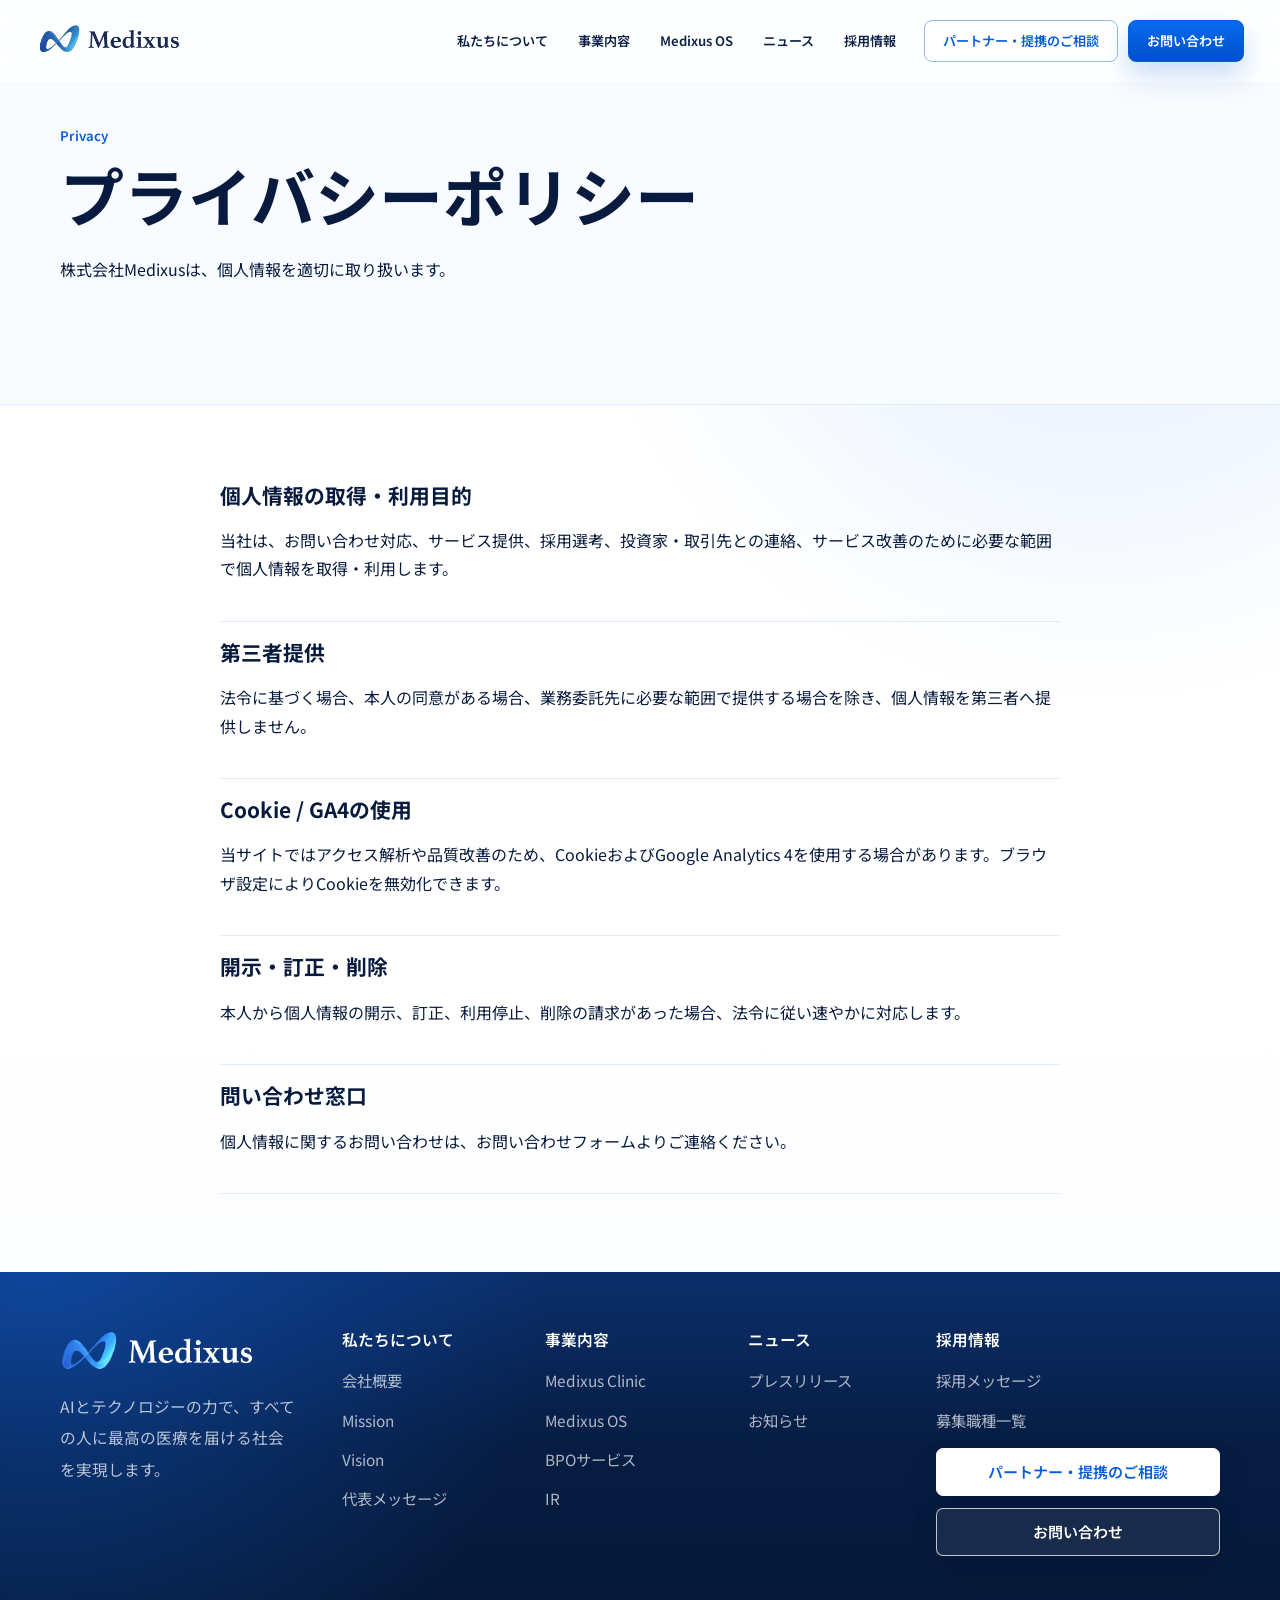
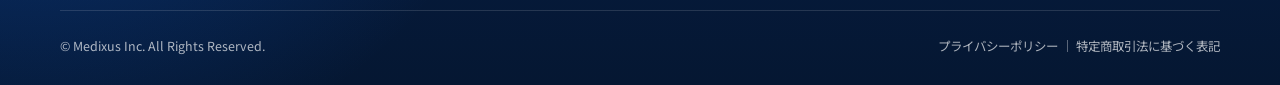
<file: privacy/index.html>
<!doctype html>
    <html lang="ja">
      <head>
        <meta charset="utf-8">
        <meta name="viewport" content="width=device-width, initial-scale=1">
        <title>プライバシーポリシー - Medixus</title>
        <meta name="description" content="株式会社Medixusのプライバシーポリシー。">
        <meta property="og:type" content="website">
        <meta property="og:title" content="プライバシーポリシー - Medixus">
        <meta property="og:description" content="株式会社Medixusのプライバシーポリシー。">
        <meta property="og:image" content="https://medixus.jp/assets/images/medixus-product-hero.jpg">
        <meta name="twitter:card" content="summary_large_image">
        <meta name="twitter:title" content="プライバシーポリシー - Medixus">
        <meta name="twitter:description" content="株式会社Medixusのプライバシーポリシー。">
        <meta name="twitter:image" content="https://medixus.jp/assets/images/medixus-product-hero.jpg">
        <link rel="icon" type="image/png" href="/assets/images/medixus-tab-icon.png?v=20260514-resend-contact">
        <link rel="apple-touch-icon" href="/assets/images/medixus-tab-icon.png?v=20260514-resend-contact">
        <link rel="preconnect" href="https://fonts.googleapis.com">
        <link rel="preconnect" href="https://fonts.gstatic.com" crossorigin>
        <link href="https://fonts.googleapis.com/css2?family=Inter:wght@400;500;600;700&family=Noto+Sans+JP:wght@400;500;600;700&family=Space+Grotesk:wght@500;600;700&family=Zen+Old+Mincho:wght@600;700&display=swap" rel="stylesheet">
        <link rel="stylesheet" href="/assets/styles.css?v=20260514-resend-contact">
        <script type="application/ld+json">{"@context":"https://schema.org","@type":"Organization","name":"株式会社Medixus","alternateName":"Medixus, Inc.","url":"https://medixus.jp","foundingDate":"2025","founder":{"@type":"Person","name":"大原健太郎"}}</script>
      </head>
      <body>
        
    <header class="site-header" data-header>
      <nav class="nav-shell" aria-label="グローバルナビゲーション">
        <a class="brand" href="/" aria-label="Medixus トップページ">
          <img class="brand-logo" src="/assets/images/medixus-logo.png" alt="Medixus">
        </a>
        <button class="menu-toggle" type="button" aria-label="メニューを開く" aria-expanded="false" data-menu-toggle>
          <span></span>
          <span></span>
          <span></span>
        </button>
        <div class="nav-menu" data-nav-menu>
          <div class="nav-links"><a href="/about/" class="nav-link">私たちについて</a><a href="/business/" class="nav-link">事業内容</a><a href="/os/" class="nav-link">Medixus OS</a><a href="/news/" class="nav-link">ニュース</a><a href="/recruit/" class="nav-link">採用情報</a></div>
          <div class="nav-actions">
            <a class="button button-outline nav-contact" href="/contact/?type=partner">パートナー・提携のご相談</a>
            <a class="button button-accent nav-contact" href="/contact/">お問い合わせ</a>
          </div>
        </div>
      </nav>
    </header>
  
        <main>
    <section class="page-head">
      <div class="container reveal">
        <p class="eyebrow">Privacy</p>
        <h1>プライバシーポリシー</h1>
        <p>株式会社Medixusは、個人情報を適切に取り扱います。</p>
      </div>
    </section>

    <section class="section">
      <div class="container narrow policy-list">
        <article class="policy-item reveal"><h2>個人情報の取得・利用目的</h2><p>当社は、お問い合わせ対応、サービス提供、採用選考、投資家・取引先との連絡、サービス改善のために必要な範囲で個人情報を取得・利用します。</p></article><article class="policy-item reveal"><h2>第三者提供</h2><p>法令に基づく場合、本人の同意がある場合、業務委託先に必要な範囲で提供する場合を除き、個人情報を第三者へ提供しません。</p></article><article class="policy-item reveal"><h2>Cookie / GA4の使用</h2><p>当サイトではアクセス解析や品質改善のため、CookieおよびGoogle Analytics 4を使用する場合があります。ブラウザ設定によりCookieを無効化できます。</p></article><article class="policy-item reveal"><h2>開示・訂正・削除</h2><p>本人から個人情報の開示、訂正、利用停止、削除の請求があった場合、法令に従い速やかに対応します。</p></article><article class="policy-item reveal"><h2>問い合わせ窓口</h2><p>個人情報に関するお問い合わせは、お問い合わせフォームよりご連絡ください。</p></article>
      </div>
    </section>
  </main>
        
    <footer class="site-footer">
      <div class="container footer-grid">
        <div class="footer-brand">
          <a class="footer-logo" href="/" aria-label="Medixus トップページ">
            <img class="footer-logo-image" src="/assets/images/medixus-logo-footer.png?v=20260514-resend-contact" alt="Medixus">
          </a>
          <p>AIとテクノロジーの力で、すべての人に最高の医療を届ける社会を実現します。</p>
        </div>
        <div>
          <h2>私たちについて</h2>
          <a href="/about/">会社概要</a>
          <a href="/about/#mission">Mission</a>
          <a href="/about/#vision">Vision</a>
          <a href="/message/">代表メッセージ</a>
        </div>
        <div>
          <h2>事業内容</h2>
          <a href="/clinic/">Medixus Clinic</a>
          <a href="/os/">Medixus OS</a>
          <a href="/bpo/">BPOサービス</a>
          <a href="/ir/">IR</a>
        </div>
        <div>
          <h2>ニュース</h2>
          <a href="/news/">プレスリリース</a>
          <a href="/news/">お知らせ</a>
        </div>
        <div>
          <h2>採用情報</h2>
          <a href="/recruit/">採用メッセージ</a>
          <a href="/recruit/#positions">募集職種一覧</a>
          <div class="footer-actions">
            <a class="footer-button" href="/contact/?type=partner">パートナー・提携のご相談</a>
            <a class="footer-button" href="/contact/">お問い合わせ</a>
          </div>
        </div>
      </div>
      <div class="container footer-bottom">
        <span>© Medixus Inc. All Rights Reserved.</span>
        <nav aria-label="フッター法務リンク">
          <a href="/privacy/">プライバシーポリシー</a>
          <a href="/privacy/">特定商取引法に基づく表記</a>
        </nav>
      </div>
    </footer>
  
        <script src="/assets/site.js?v=20260514-resend-contact" defer></script>
      </body>
    </html>
</file>
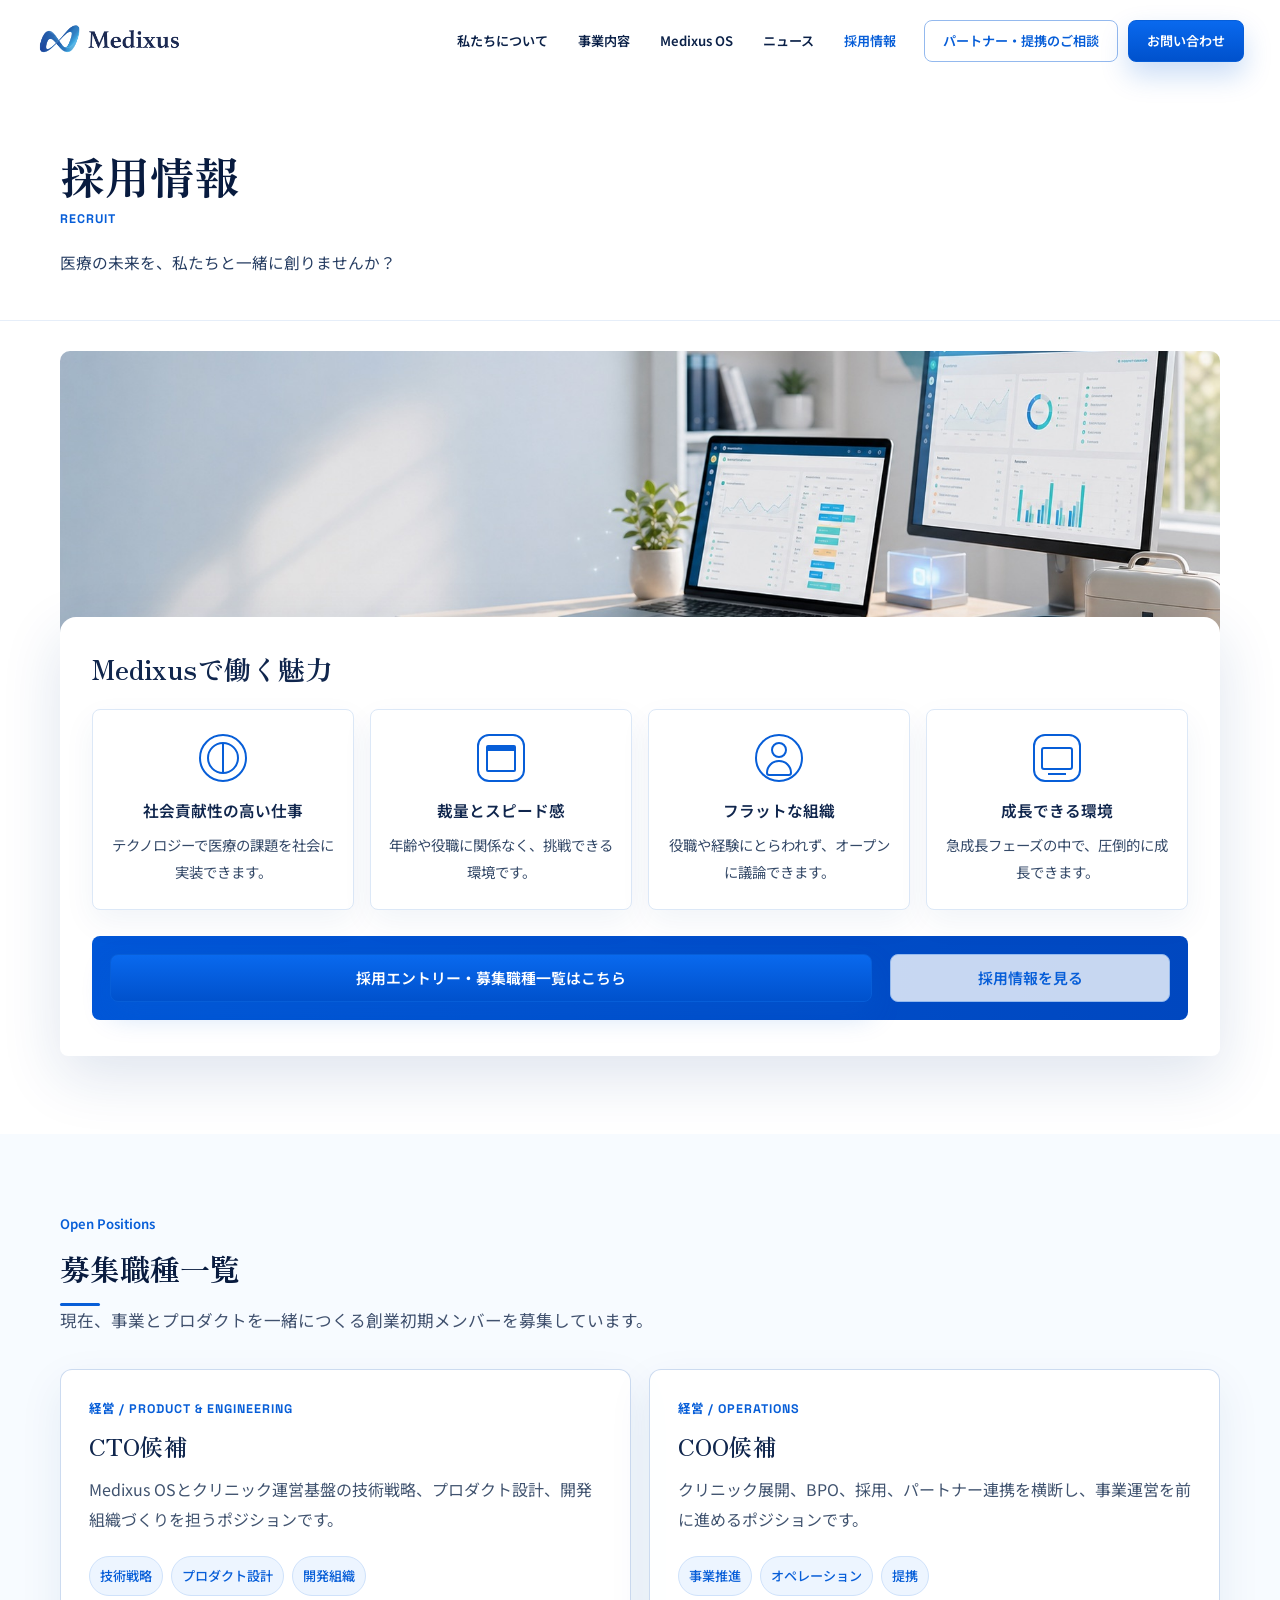
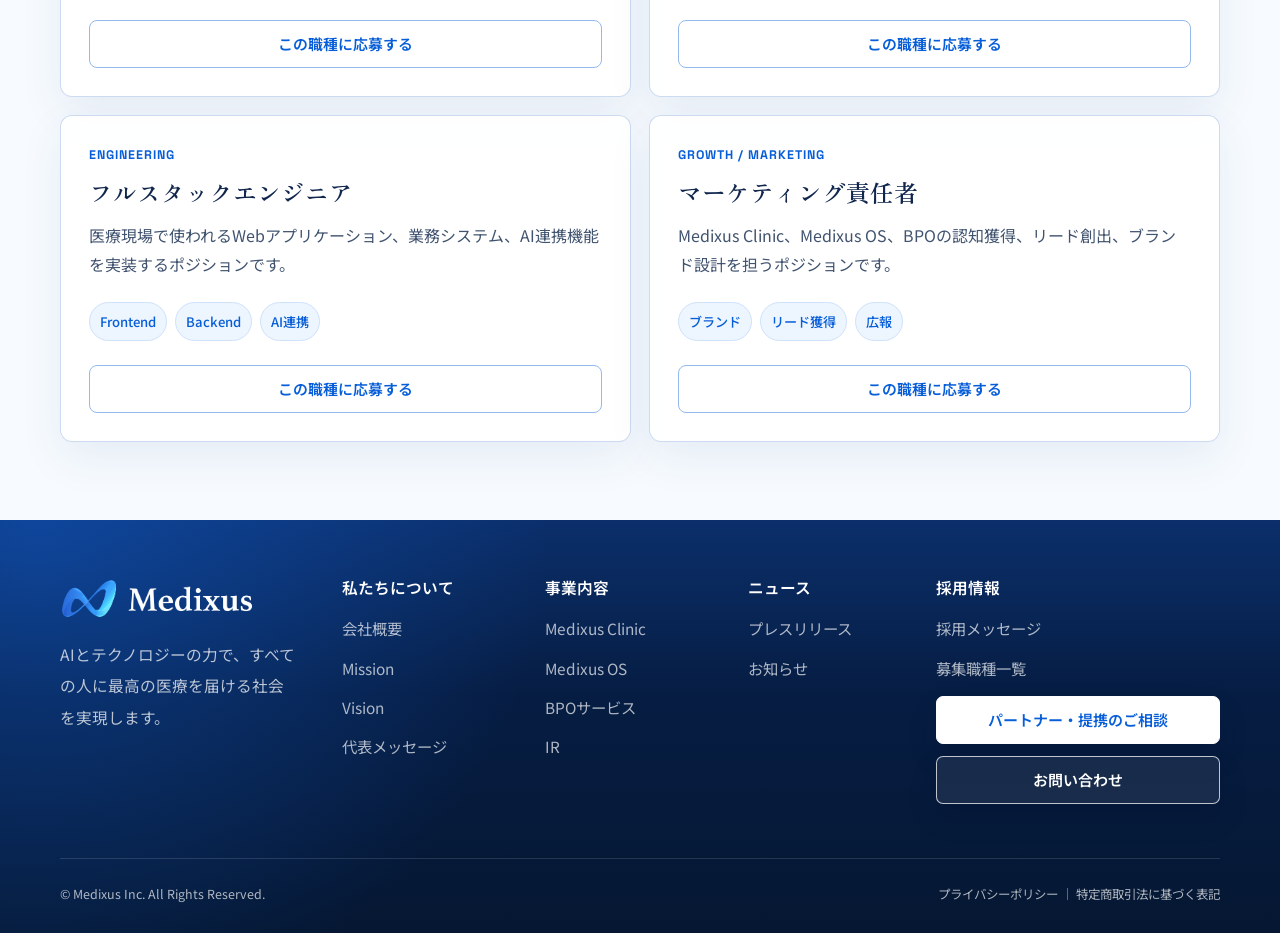
<file: recruit/index.html>
<!doctype html>
    <html lang="ja">
      <head>
        <meta charset="utf-8">
        <meta name="viewport" content="width=device-width, initial-scale=1">
        <title>医師・看護師募集 - Medixus</title>
        <meta name="description" content="オンライン診察・現地看護など、Medixusの医療人材ネットワークへの登録。">
        <meta property="og:type" content="website">
        <meta property="og:title" content="医師・看護師募集 - Medixus">
        <meta property="og:description" content="オンライン診察・現地看護など、Medixusの医療人材ネットワークへの登録。">
        <meta property="og:image" content="https://medixus.jp/assets/images/recruit-workspace.jpg">
        <meta name="twitter:card" content="summary_large_image">
        <meta name="twitter:title" content="医師・看護師募集 - Medixus">
        <meta name="twitter:description" content="オンライン診察・現地看護など、Medixusの医療人材ネットワークへの登録。">
        <meta name="twitter:image" content="https://medixus.jp/assets/images/recruit-workspace.jpg">
        <link rel="icon" type="image/png" href="/assets/images/medixus-tab-icon.png?v=20260514-resend-contact">
        <link rel="apple-touch-icon" href="/assets/images/medixus-tab-icon.png?v=20260514-resend-contact">
        <link rel="preconnect" href="https://fonts.googleapis.com">
        <link rel="preconnect" href="https://fonts.gstatic.com" crossorigin>
        <link href="https://fonts.googleapis.com/css2?family=Inter:wght@400;500;600;700&family=Noto+Sans+JP:wght@400;500;600;700&family=Space+Grotesk:wght@500;600;700&family=Zen+Old+Mincho:wght@600;700&display=swap" rel="stylesheet">
        <link rel="stylesheet" href="/assets/styles.css?v=20260514-resend-contact">
        <script type="application/ld+json">{"@context":"https://schema.org","@type":"Organization","name":"株式会社Medixus","alternateName":"Medixus, Inc.","url":"https://medixus.jp","foundingDate":"2025","founder":{"@type":"Person","name":"大原健太郎"}}</script>
<script type="application/ld+json">{"@context":"https://schema.org","@type":"FAQPage","mainEntity":[{"@type":"Question","name":"専門科は？","acceptedAnswer":{"@type":"Answer","text":"問いません。"}},{"@type":"Question","name":"非常勤でも？","acceptedAnswer":{"@type":"Answer","text":"OKです。"}},{"@type":"Question","name":"勤務先と競合？","acceptedAnswer":{"@type":"Answer","text":"業務委託のため原則抵触しません。"}},{"@type":"Question","name":"研修は？","acceptedAnswer":{"@type":"Answer","text":"オンライン1時間を予定しています。"}}]}</script>
      </head>
      <body>
        
    <header class="site-header" data-header>
      <nav class="nav-shell" aria-label="グローバルナビゲーション">
        <a class="brand" href="/" aria-label="Medixus トップページ">
          <img class="brand-logo" src="/assets/images/medixus-logo.png" alt="Medixus">
        </a>
        <button class="menu-toggle" type="button" aria-label="メニューを開く" aria-expanded="false" data-menu-toggle>
          <span></span>
          <span></span>
          <span></span>
        </button>
        <div class="nav-menu" data-nav-menu>
          <div class="nav-links"><a href="/about/" class="nav-link">私たちについて</a><a href="/business/" class="nav-link">事業内容</a><a href="/os/" class="nav-link">Medixus OS</a><a href="/news/" class="nav-link">ニュース</a><a href="/recruit/" class="nav-link is-active">採用情報</a></div>
          <div class="nav-actions">
            <a class="button button-outline nav-contact" href="/contact/?type=partner">パートナー・提携のご相談</a>
            <a class="button button-accent nav-contact" href="/contact/">お問い合わせ</a>
          </div>
        </div>
      </nav>
    </header>
  
        <main>
    
    <section class="subpage-head">
      <div class="container reveal">
        <h1>採用情報</h1>
        <p class="subpage-label">Recruit</p>
        <p>医療の未来を、私たちと一緒に創りませんか？</p>
      </div>
    </section>
  

    <section class="section page-main-section recruit-page-section">
      <div class="container">
        <figure class="recruit-hero-image reveal">
          <img src="/assets/images/recruit-workspace.jpg" alt="Medixusで働く環境のイメージ" class="" loading="lazy" decoding="async">
        </figure>
        <div class="recruit-panel reveal">
          <h2>Medixusで働く魅力</h2>
          <div class="recruit-card-grid">
            
    <article class="recruit-card">
      <span class="line-icon globe"></span>
      <h3>社会貢献性の高い仕事</h3>
      <p>テクノロジーで医療の課題を社会に実装できます。</p>
    </article>
  
            
    <article class="recruit-card">
      <span class="line-icon building"></span>
      <h3>裁量とスピード感</h3>
      <p>年齢や役職に関係なく、挑戦できる環境です。</p>
    </article>
  
            
    <article class="recruit-card">
      <span class="line-icon users"></span>
      <h3>フラットな組織</h3>
      <p>役職や経験にとらわれず、オープンに議論できます。</p>
    </article>
  
            
    <article class="recruit-card">
      <span class="line-icon monitor"></span>
      <h3>成長できる環境</h3>
      <p>急成長フェーズの中で、圧倒的に成長できます。</p>
    </article>
  
          </div>
          <div class="recruit-cta-row">
            <a class="button button-primary" href="#positions">採用エントリー・募集職種一覧はこちら</a>
            <a class="button button-outline" href="#positions">採用情報を見る</a>
          </div>
        </div>
      </div>
    </section>

    <section class="section section-soft recruit-positions-section" id="positions">
      <div class="container">
        
    <div class="section-header reveal">
      <p class="kicker">Open Positions</p>
      <h2>募集職種一覧</h2>
      <p>現在、事業とプロダクトを一緒につくる創業初期メンバーを募集しています。</p>
    </div>
  
        <div class="position-grid">
          
    <article class="position-card reveal">
      <p>経営 / Product & Engineering</p>
      <h3>CTO候補</h3>
      <span>Medixus OSとクリニック運営基盤の技術戦略、プロダクト設計、開発組織づくりを担うポジションです。</span>
      <div class="position-tags">
        <em>技術戦略</em><em>プロダクト設計</em><em>開発組織</em>
      </div>
      <a class="button button-outline" href="/contact/?type=recruit&job=CTO%E5%80%99%E8%A3%9C">この職種に応募する</a>
    </article>
  
    <article class="position-card reveal">
      <p>経営 / Operations</p>
      <h3>COO候補</h3>
      <span>クリニック展開、BPO、採用、パートナー連携を横断し、事業運営を前に進めるポジションです。</span>
      <div class="position-tags">
        <em>事業推進</em><em>オペレーション</em><em>提携</em>
      </div>
      <a class="button button-outline" href="/contact/?type=recruit&job=COO%E5%80%99%E8%A3%9C">この職種に応募する</a>
    </article>
  
    <article class="position-card reveal">
      <p>Engineering</p>
      <h3>フルスタックエンジニア</h3>
      <span>医療現場で使われるWebアプリケーション、業務システム、AI連携機能を実装するポジションです。</span>
      <div class="position-tags">
        <em>Frontend</em><em>Backend</em><em>AI連携</em>
      </div>
      <a class="button button-outline" href="/contact/?type=recruit&job=%E3%83%95%E3%83%AB%E3%82%B9%E3%82%BF%E3%83%83%E3%82%AF%E3%82%A8%E3%83%B3%E3%82%B8%E3%83%8B%E3%82%A2">この職種に応募する</a>
    </article>
  
    <article class="position-card reveal">
      <p>Growth / Marketing</p>
      <h3>マーケティング責任者</h3>
      <span>Medixus Clinic、Medixus OS、BPOの認知獲得、リード創出、ブランド設計を担うポジションです。</span>
      <div class="position-tags">
        <em>ブランド</em><em>リード獲得</em><em>広報</em>
      </div>
      <a class="button button-outline" href="/contact/?type=recruit&job=%E3%83%9E%E3%83%BC%E3%82%B1%E3%83%86%E3%82%A3%E3%83%B3%E3%82%B0%E8%B2%AC%E4%BB%BB%E8%80%85">この職種に応募する</a>
    </article>
  
        </div>
      </div>
    </section>
  </main>
        
    <footer class="site-footer">
      <div class="container footer-grid">
        <div class="footer-brand">
          <a class="footer-logo" href="/" aria-label="Medixus トップページ">
            <img class="footer-logo-image" src="/assets/images/medixus-logo-footer.png?v=20260514-resend-contact" alt="Medixus">
          </a>
          <p>AIとテクノロジーの力で、すべての人に最高の医療を届ける社会を実現します。</p>
        </div>
        <div>
          <h2>私たちについて</h2>
          <a href="/about/">会社概要</a>
          <a href="/about/#mission">Mission</a>
          <a href="/about/#vision">Vision</a>
          <a href="/message/">代表メッセージ</a>
        </div>
        <div>
          <h2>事業内容</h2>
          <a href="/clinic/">Medixus Clinic</a>
          <a href="/os/">Medixus OS</a>
          <a href="/bpo/">BPOサービス</a>
          <a href="/ir/">IR</a>
        </div>
        <div>
          <h2>ニュース</h2>
          <a href="/news/">プレスリリース</a>
          <a href="/news/">お知らせ</a>
        </div>
        <div>
          <h2>採用情報</h2>
          <a href="/recruit/">採用メッセージ</a>
          <a href="/recruit/#positions">募集職種一覧</a>
          <div class="footer-actions">
            <a class="footer-button" href="/contact/?type=partner">パートナー・提携のご相談</a>
            <a class="footer-button" href="/contact/">お問い合わせ</a>
          </div>
        </div>
      </div>
      <div class="container footer-bottom">
        <span>© Medixus Inc. All Rights Reserved.</span>
        <nav aria-label="フッター法務リンク">
          <a href="/privacy/">プライバシーポリシー</a>
          <a href="/privacy/">特定商取引法に基づく表記</a>
        </nav>
      </div>
    </footer>
  
        <script src="/assets/site.js?v=20260514-resend-contact" defer></script>
      </body>
    </html>
</file>
<file: assets/styles.css>
:root {
  --ink: #071735;
  --ink-2: #1b2d4e;
  --muted: #65738a;
  --blue: #075fda;
  --blue-dark: #0647aa;
  --navy: #06183b;
  --paper: #ffffff;
  --soft: #f7faff;
  --line: #e5edf7;
  --line-strong: #c6d6ea;
  --shadow-sm: 0 10px 26px rgba(16, 40, 84, 0.06);
  --shadow-md: 0 22px 60px rgba(16, 40, 84, 0.12);
  --radius: 8px;
  --font-sans: "Noto Sans JP", "Inter", "Hiragino Sans", "Yu Gothic", "Meiryo", system-ui, -apple-system, BlinkMacSystemFont, sans-serif;
  --font-latin: "Inter", "Noto Sans JP", system-ui, -apple-system, BlinkMacSystemFont, sans-serif;
  --font-display: "Zen Old Mincho", "Noto Sans JP", "Hiragino Mincho ProN", "Yu Mincho", serif;
  --font-tech: "Space Grotesk", "Inter", "Noto Sans JP", system-ui, sans-serif;
  --weight-regular: 400;
  --weight-medium: 500;
  --weight-semibold: 600;
  --weight-bold: 700;
}

* {
  box-sizing: border-box;
}

html {
  scroll-behavior: smooth;
}

body {
  margin: 0;
  color: var(--ink);
  background: var(--paper);
  font-family: var(--font-sans);
  font-weight: var(--weight-regular);
  font-size: 16px;
  line-height: 1.78;
  letter-spacing: 0;
  -webkit-font-smoothing: antialiased;
  text-rendering: optimizeLegibility;
}

img {
  display: block;
  max-width: 100%;
  height: auto;
}

a {
  color: inherit;
  text-decoration: none;
}

button,
input,
select,
textarea {
  font: inherit;
}

main {
  overflow: hidden;
}

.container {
  width: min(1160px, calc(100% - 48px));
  margin: 0 auto;
}

.container.narrow {
  width: min(840px, calc(100% - 48px));
}

.center {
  text-align: center;
}

.site-header {
  position: sticky;
  top: 0;
  z-index: 50;
  background: rgba(255, 255, 255, 0.94);
  border-bottom: 1px solid rgba(229, 237, 247, 0.92);
  backdrop-filter: saturate(160%) blur(18px);
  transition: box-shadow 180ms ease, background 180ms ease;
}

.site-header.is-scrolled {
  background: rgba(255, 255, 255, 0.98);
  box-shadow: 0 12px 30px rgba(13, 35, 74, 0.08);
}

.nav-shell {
  width: min(1220px, calc(100% - 48px));
  height: 76px;
  margin: 0 auto;
  display: flex;
  align-items: center;
  justify-content: space-between;
  gap: 24px;
}

.brand {
  display: inline-flex;
  align-items: center;
}

.brand-logo {
  width: 160px;
}

.nav-menu {
  display: flex;
  align-items: center;
  gap: 24px;
}

.nav-links {
  display: flex;
  align-items: center;
  gap: 26px;
}

.nav-link {
  color: #172846;
  font-size: 0.88rem;
  font-weight: var(--weight-semibold);
  white-space: nowrap;
  transition: color 160ms ease;
}

.nav-link:hover,
.nav-link.is-active {
  color: var(--blue);
}

.menu-toggle {
  display: none;
  width: 42px;
  height: 42px;
  padding: 0;
  border: 1px solid var(--line);
  border-radius: var(--radius);
  background: #fff;
}

.menu-toggle span {
  display: block;
  width: 18px;
  height: 2px;
  margin: 4px auto;
  background: var(--ink);
}

.button {
  min-height: 48px;
  display: inline-flex;
  align-items: center;
  justify-content: center;
  padding: 13px 20px;
  border: 1px solid transparent;
  border-radius: var(--radius);
  font-size: 0.93rem;
  font-weight: var(--weight-semibold);
  line-height: 1.2;
  text-align: center;
  transition: transform 160ms ease, box-shadow 160ms ease, background 160ms ease, border-color 160ms ease;
}

.button:hover {
  transform: translateY(-1px);
}

.button-primary,
.button-accent {
  color: #fff;
  background: var(--blue);
  border-color: var(--blue);
  box-shadow: 0 14px 28px rgba(7, 95, 218, 0.18);
}

.button-primary:hover,
.button-accent:hover {
  background: var(--blue-dark);
  border-color: var(--blue-dark);
}

.button-outline,
.button-ghost {
  color: var(--blue);
  background: #fff;
  border-color: #b9ccec;
}

.button-outline:hover,
.button-ghost:hover {
  border-color: var(--blue);
  background: #f7faff;
}

.button-light {
  color: var(--blue);
  background: #fff;
  border-color: #fff;
}

.button-ghost-dark {
  color: #fff;
  background: transparent;
  border-color: rgba(255, 255, 255, 0.6);
}

.nav-contact {
  min-height: 42px;
  padding: 10px 16px;
}

h1,
h2,
h3,
p {
  margin-top: 0;
}

h1,
h2,
h3 {
  color: var(--ink);
  letter-spacing: 0;
}

h1 {
  margin-bottom: 24px;
  font-size: 4rem;
  line-height: 1.12;
  font-weight: var(--weight-bold);
}

h2 {
  margin-bottom: 18px;
  font-size: 2.34rem;
  line-height: 1.22;
  font-weight: var(--weight-bold);
}

h3 {
  margin-bottom: 10px;
  font-size: 1.12rem;
  line-height: 1.38;
  font-weight: var(--weight-semibold);
}

.eyebrow,
.kicker,
.tag,
.hero-kicker {
  margin: 0 0 12px;
  color: var(--blue);
  font-size: 0.82rem;
  font-weight: var(--weight-semibold);
  letter-spacing: 0;
}

.home-hero-v2 {
  position: relative;
  padding: 106px 0 86px;
  background: linear-gradient(180deg, #fff 0%, #fbfdff 66%, #f7faff 100%);
  border-bottom: 1px solid var(--line);
}

.home-hero-v2::before {
  content: "";
  position: absolute;
  inset: 0 0 auto;
  height: 520px;
  background: linear-gradient(110deg, rgba(7, 95, 218, 0.06), transparent 48%);
  pointer-events: none;
}

.home-hero-grid {
  position: relative;
  z-index: 1;
  display: grid;
  grid-template-columns: minmax(0, 0.92fr) minmax(460px, 1.08fr);
  gap: 60px;
  align-items: center;
}

.home-hero-copy h1 {
  max-width: 690px;
  font-size: 3.72rem;
  line-height: 1.14;
}

.hero-kicker {
  margin-bottom: 18px;
  font-size: 0.96rem;
}

.hero-lead-v2 {
  max-width: 610px;
  margin-bottom: 32px;
  color: #40516e;
  font-size: 1.08rem;
  line-height: 1.9;
}

.hero-actions {
  display: flex;
  flex-wrap: wrap;
  gap: 12px;
  align-items: center;
}

.hero-proof-grid {
  display: grid;
  grid-template-columns: repeat(3, minmax(0, 1fr));
  gap: 12px;
  margin-top: 46px;
}

.hero-proof-grid div {
  min-width: 0;
  display: flex;
  align-items: flex-start;
  gap: 10px;
  padding: 14px;
  border: 1px solid var(--line);
  border-radius: var(--radius);
  background: #fff;
  color: var(--ink-2);
  box-shadow: var(--shadow-sm);
  font-size: 0.78rem;
  line-height: 1.55;
}

.mini-line-icon {
  flex: 0 0 auto;
  width: 28px;
  height: 28px;
  display: inline-grid;
  place-items: center;
  border: 1px solid #c9d9f0;
  border-radius: var(--radius);
  background: #f6f9ff;
}

.mini-line-icon::before {
  content: "";
  width: 10px;
  height: 6px;
  border-left: 2px solid var(--blue);
  border-bottom: 2px solid var(--blue);
  transform: rotate(-45deg);
}

.hero-product-image {
  width: 100%;
  aspect-ratio: 16 / 10;
  object-fit: cover;
  border: 1px solid #d9e4f2;
  border-radius: 18px;
  background: #fff;
  box-shadow: 0 28px 80px rgba(14, 42, 92, 0.18);
}

.section,
.page-head {
  padding: 104px 0;
}

.problem-section {
  padding-top: 88px;
}

.product-stage,
.product-stage-image {
  min-width: 0;
}

.text-link {
  display: inline-flex;
  align-items: center;
  gap: 8px;
  margin-top: 10px;
  color: var(--blue);
  font-weight: var(--weight-semibold);
}

.text-link::after {
  content: "→";
}

.business-grid.compact {
  align-items: stretch;
}

.page-head {
  padding-top: 124px;
  background: #f8fbff;
  border-bottom: 1px solid var(--line);
}

.section-soft,
.feature-section {
  background: var(--soft);
}

.section-ink,
.section-cta {
  color: #fff;
  background: var(--navy);
}

.section-header {
  max-width: 790px;
  margin: 0 auto 46px;
  text-align: center;
}

.section-header .kicker:empty {
  display: none;
}

.section-header p:last-child,
.large-text,
.hero-lead,
.feature-intro p {
  color: #40516e;
  font-size: 1.04rem;
}

.hero {
  min-height: 560px;
  display: flex;
  align-items: center;
  color: var(--ink);
  background-color: rgba(255, 255, 255, 0.88);
  background-image: var(--hero-image);
  background-blend-mode: screen;
  background-size: cover;
  background-position: center;
  border-bottom: 1px solid var(--line);
}

.hero-content {
  max-width: 760px;
  padding: 116px 0;
}

.hero h1 {
  font-size: 3.34rem;
  line-height: 1.16;
}

.hero-lead {
  max-width: 660px;
  font-size: 1.12rem;
  line-height: 1.85;
}

.pain-grid,
.business-grid,
.team-grid,
.audience-grid,
.problem-grid,
.form-grid,
.metrics-grid {
  display: grid;
  gap: 14px;
}

.pain-grid {
  grid-template-columns: repeat(5, minmax(0, 1fr));
}

.business-grid,
.team-grid,
.problem-grid {
  grid-template-columns: repeat(3, minmax(0, 1fr));
}

.audience-grid {
  grid-template-columns: repeat(4, minmax(0, 1fr));
}

.metrics-grid {
  grid-template-columns: repeat(4, minmax(0, 1fr));
}

.feature-card,
.simple-card,
.team-card,
.audience-card,
.problem-card,
.module-card,
.pricing-card,
.form-card,
.contact-form,
.message-box,
.business-row,
.table-wrap,
.visual-panel,
.faq-item,
.pain-card,
.home-module {
  border: 1px solid var(--line);
  border-radius: var(--radius);
  background: #fff;
  box-shadow: var(--shadow-sm);
}

.pain-card,
.home-module,
.simple-card,
.problem-card,
.module-card,
.pricing-card,
.form-card,
.contact-form,
.message-box {
  padding: 24px 18px;
}

.pain-card,
.home-module {
  min-height: 188px;
  text-align: left;
}

.outline-icon {
  position: relative;
  width: 42px;
  height: 42px;
  margin-bottom: 18px;
  display: inline-grid;
  place-items: center;
  color: transparent;
  border: 1px solid #c9d9f0;
  border-radius: var(--radius);
  background: #f6f9ff;
}

.outline-icon::before,
.outline-icon::after {
  content: "";
  position: absolute;
}

.outline-icon::before {
  width: 18px;
  height: 18px;
  border: 2px solid var(--blue);
  border-radius: 5px;
}

.outline-icon::after {
  width: 14px;
  height: 2px;
  background: var(--blue);
  transform: translateY(11px);
}

.pain-card h3,
.home-module h3 {
  margin: 0 0 8px;
  font-size: 1rem;
}

.pain-card p,
.home-module p,
.feature-card p,
.simple-card p,
.problem-card p,
.module-card p,
.team-card span,
.message-box p {
  margin: 0;
  color: var(--muted);
  font-size: 0.92rem;
  line-height: 1.75;
}

.feature-layout {
  display: grid;
  grid-template-columns: minmax(260px, 0.82fr) minmax(0, 1.5fr);
  gap: 50px;
  align-items: start;
}

.feature-intro {
  position: sticky;
  top: 110px;
}

.home-module-grid,
.module-grid {
  display: grid;
  grid-template-columns: repeat(4, minmax(0, 1fr));
  gap: 14px;
}

.module-grid {
  grid-template-columns: repeat(5, minmax(0, 1fr));
}

.module-card {
  min-width: 0;
  min-height: 210px;
}

.module-icon,
.problem-card span {
  width: 42px;
  height: 42px;
  display: inline-grid;
  place-items: center;
  margin-bottom: 18px;
  color: var(--blue);
  background: #eef5ff;
  border: 1px solid #cfe0f5;
  border-radius: var(--radius);
  font-weight: var(--weight-semibold);
  font-size: 0.82rem;
}

.stacked-features {
  display: grid;
  gap: 18px;
}

.business-row {
  display: grid;
  grid-template-columns: minmax(260px, 330px) minmax(0, 1fr);
  gap: 28px;
  align-items: center;
  padding: 16px;
  transition: transform 180ms ease, box-shadow 180ms ease, border-color 180ms ease;
}

.business-row:hover,
.audience-card:hover,
.pain-card:hover,
.home-module:hover,
.feature-card:hover,
.module-card:hover {
  transform: translateY(-2px);
  border-color: var(--line-strong);
  box-shadow: var(--shadow-md);
}

.business-row img,
.visual-panel img,
.card-image {
  width: 100%;
  border-radius: 6px;
  object-fit: cover;
}

.business-row img,
.card-image {
  aspect-ratio: 4 / 3;
}

.visual-panel {
  overflow: hidden;
}

.visual-panel img {
  aspect-ratio: 16 / 9;
}

.blue-band,
.cta-slab {
  display: grid;
  grid-template-columns: minmax(0, 1fr) auto;
  gap: 32px;
  align-items: center;
  padding: 48px 56px;
  border-radius: var(--radius);
  color: #fff;
  background: var(--navy);
  box-shadow: 0 24px 64px rgba(6, 21, 58, 0.22);
}

.blue-band h2,
.cta-slab h2,
.section-cta h2,
.section-ink h2 {
  color: #fff;
}

.blue-band p,
.cta-slab p,
.section-cta p,
.section-ink p,
.section-ink span {
  color: rgba(255, 255, 255, 0.76);
}

.blue-band .kicker,
.cta-slab .kicker,
.section-cta .kicker,
.section-ink .kicker {
  color: #9fcaff;
}

.blue-band-items {
  display: grid;
  grid-template-columns: repeat(3, minmax(128px, 1fr));
  gap: 1px;
  overflow: hidden;
  border: 1px solid rgba(255, 255, 255, 0.2);
  border-radius: var(--radius);
}

.blue-band-items span {
  display: grid;
  place-items: center;
  min-height: 86px;
  padding: 18px;
  color: #fff;
  background: rgba(255, 255, 255, 0.08);
  font-weight: var(--weight-semibold);
}

.split {
  display: grid;
  grid-template-columns: minmax(0, 0.92fr) minmax(0, 1.08fr);
  gap: 56px;
  align-items: center;
}

.large-copy {
  margin: 18px 0 26px;
  color: #40536f;
  font-size: 1.05rem;
  line-height: 1.95;
}

.feature-visual {
  overflow: hidden;
  margin: 0;
  border: 1px solid rgba(185, 205, 235, 0.72);
  border-radius: 12px;
  background: #f6faff;
  box-shadow: 0 20px 60px rgba(20, 67, 133, 0.12);
}

.feature-visual img {
  width: 100%;
  min-height: 360px;
  display: block;
  object-fit: cover;
}

.bpo-visual {
  min-height: 360px;
  display: grid;
  place-items: center;
  align-content: center;
  gap: 16px;
  padding: 44px;
  border: 1px solid rgba(185, 205, 235, 0.72);
  border-radius: 12px;
  background:
    radial-gradient(circle at 70% 20%, rgba(72, 153, 255, 0.2), transparent 16rem),
    linear-gradient(145deg, #ffffff, #f0f7ff);
  box-shadow: 0 20px 60px rgba(20, 67, 133, 0.12);
  text-align: center;
}

.bpo-visual .line-icon {
  width: 84px;
  height: 84px;
}

.bpo-visual strong {
  color: #10264d;
  font-size: 1.4rem;
  font-weight: var(--weight-semibold);
}

.bpo-visual p {
  margin: 0;
  color: #52647f;
}

.news-layout {
  display: grid;
  grid-template-columns: 0.45fr 1fr;
  gap: 46px;
}

.news-list {
  border-top: 1px solid var(--line);
}

.news-item {
  display: grid;
  grid-template-columns: 120px 1fr;
  gap: 24px;
  padding: 24px 0;
  border-bottom: 1px solid var(--line);
}

.news-item time {
  color: var(--muted);
  font-weight: var(--weight-medium);
}

.team-grid-single {
  grid-template-columns: minmax(0, 560px);
}

.team-card {
  display: flex;
  gap: 18px;
  padding: 24px;
}

.team-card p {
  margin-bottom: 2px;
  color: var(--blue);
  font-weight: var(--weight-semibold);
}

.avatar {
  flex: 0 0 auto;
  width: 54px;
  height: 54px;
  display: grid;
  place-items: center;
  color: #fff;
  background: var(--navy);
  border-radius: var(--radius);
  font-weight: var(--weight-semibold);
}

.audience-card {
  min-height: 150px;
  padding: 24px;
  display: flex;
  flex-direction: column;
  justify-content: space-between;
}

.audience-card span {
  color: var(--muted);
}

.audience-card strong {
  color: var(--ink);
  font-size: 1.08rem;
}

.check-list {
  padding: 0;
  margin: 0;
  list-style: none;
}

.check-list li {
  position: relative;
  padding-left: 24px;
  margin-bottom: 12px;
  color: var(--ink-2);
}

.check-list li::before {
  content: "";
  position: absolute;
  left: 0;
  top: 0.68em;
  width: 8px;
  height: 8px;
  background: var(--blue);
  border-radius: 2px;
}

.large-list li {
  margin-bottom: 16px;
  font-size: 1.05rem;
}

.table-wrap {
  overflow-x: auto;
}

.data-table {
  width: 100%;
  min-width: 660px;
  border-collapse: collapse;
}

.profile-table {
  min-width: 0;
}

.data-table th,
.data-table td {
  padding: 18px 20px;
  border-bottom: 1px solid var(--line);
  text-align: left;
  vertical-align: top;
}

.data-table th {
  color: var(--ink);
  background: #f5f8fc;
  font-weight: var(--weight-semibold);
}

.data-table tr:last-child th,
.data-table tr:last-child td {
  border-bottom: 0;
}

.steps {
  display: grid;
  grid-template-columns: repeat(5, minmax(0, 1fr));
  gap: 14px;
}

.steps-light {
  grid-template-columns: repeat(4, minmax(0, 1fr));
}

.step {
  min-height: 128px;
  padding: 22px;
  border: 1px solid rgba(255, 255, 255, 0.16);
  border-radius: var(--radius);
  background: rgba(255, 255, 255, 0.08);
}

.section-soft .step {
  border-color: var(--line);
  background: #fff;
  box-shadow: var(--shadow-sm);
}

.step span {
  display: block;
  margin-bottom: 18px;
  color: var(--blue);
  font-weight: var(--weight-semibold);
}

.section-ink .step span {
  color: #9fcaff;
}

.faq-list {
  display: grid;
  gap: 10px;
}

.faq-item summary {
  display: flex;
  align-items: center;
  justify-content: space-between;
  gap: 18px;
  padding: 20px 22px;
  cursor: pointer;
  font-weight: var(--weight-semibold);
  list-style: none;
}

.faq-item summary::-webkit-details-marker {
  display: none;
}

.faq-item summary::after {
  content: "+";
  color: var(--blue);
  font-weight: var(--weight-semibold);
}

.faq-item[open] summary::after {
  content: "-";
}

.faq-item p {
  margin: 0;
  padding: 0 22px 22px;
  color: var(--muted);
}

.form-grid,
.form-two {
  display: grid;
  gap: 16px;
}

.form-grid,
.form-two {
  grid-template-columns: repeat(2, minmax(0, 1fr));
}

.form-card,
.contact-form {
  display: grid;
  gap: 16px;
}

label {
  display: grid;
  gap: 8px;
  color: var(--ink-2);
  font-weight: var(--weight-semibold);
}

input,
select,
textarea {
  width: 100%;
  padding: 12px 14px;
  border: 1px solid #cfd9e8;
  border-radius: var(--radius);
  color: var(--ink);
  background: #fff;
  outline: none;
  transition: border-color 150ms ease, box-shadow 150ms ease;
}

input:focus,
select:focus,
textarea:focus {
  border-color: var(--blue);
  box-shadow: 0 0 0 4px rgba(7, 95, 218, 0.12);
}

textarea {
  resize: vertical;
}

.form-status {
  min-height: 1.4em;
  margin: 0;
  color: var(--blue);
  font-weight: var(--weight-semibold);
}

.policy-list {
  display: grid;
  gap: 18px;
}

.policy-item {
  padding-bottom: 22px;
  border-bottom: 1px solid var(--line);
}

.policy-item h2 {
  font-size: 1.3rem;
}

.site-footer {
  padding: 64px 0 28px;
  color: rgba(255, 255, 255, 0.72);
  background: #061735;
}

.footer-grid {
  display: grid;
  grid-template-columns: 1.6fr repeat(4, minmax(0, 1fr));
  gap: 28px;
}

.site-footer .brand {
  width: fit-content;
  padding: 8px 10px;
  background: #fff;
  border-radius: var(--radius);
}

.site-footer .brand-logo {
  width: 168px;
}

.footer-brand p {
  max-width: 340px;
}

.site-footer h2 {
  margin-bottom: 14px;
  color: #fff;
  font-size: 0.92rem;
}

.site-footer a,
.site-footer span {
  display: block;
  margin-bottom: 8px;
  color: rgba(255, 255, 255, 0.72);
  font-size: 0.92rem;
}

.site-footer a:hover {
  color: #fff;
}

.site-footer .footer-logo {
  display: inline-flex;
  align-items: center;
  margin-bottom: 20px;
}

.footer-logo-image {
  width: 194px;
  height: auto;
}

.sns-links {
  display: flex;
  gap: 12px;
  margin-top: 12px;
}

.footer-bottom {
  margin-top: 42px;
  padding-top: 22px;
  border-top: 1px solid rgba(255, 255, 255, 0.12);
  font-size: 0.88rem;
}

.reveal {
  opacity: 1;
  transform: translateY(0);
}

.js .reveal {
  opacity: 0;
  transform: translateY(18px);
  transition: opacity 560ms ease, transform 560ms ease;
}

.js .reveal.is-visible {
  opacity: 1;
  transform: translateY(0);
}

@media (prefers-reduced-motion: reduce) {
  *,
  *::before,
  *::after {
    scroll-behavior: auto !important;
    transition: none !important;
  }

  .js .reveal,
  .reveal {
    opacity: 1;
    transform: none;
  }
}

@media (max-width: 1120px) {
  .menu-toggle {
    display: inline-block;
  }

  .nav-menu {
    position: fixed;
    left: 20px;
    right: 20px;
    top: 84px;
    display: none;
    padding: 18px;
    border: 1px solid var(--line);
    border-radius: var(--radius);
    background: #fff;
    box-shadow: var(--shadow-md);
  }

  .nav-menu.is-open {
    display: grid;
    gap: 16px;
  }

  .nav-links {
    display: grid;
    gap: 6px;
  }

  .nav-link {
    padding: 10px 2px;
    font-size: 1rem;
  }

  .nav-contact {
    width: 100%;
  }

  .home-hero-grid,
  .feature-layout {
    grid-template-columns: 1fr;
  }

  .feature-intro {
    position: static;
  }

  .pain-grid,
  .home-module-grid,
  .module-grid {
    grid-template-columns: repeat(2, minmax(0, 1fr));
  }

  .blue-band,
  .cta-slab {
    grid-template-columns: 1fr;
  }
}

@media (max-width: 760px) {
  .container,
  .container.narrow {
    width: min(100% - 28px, 1160px);
  }

  .nav-shell {
    width: calc(100% - 28px);
    height: 70px;
  }

  .brand-logo {
    width: 136px;
  }

  .home-hero-v2 {
    padding: 74px 0 56px;
  }

  .home-hero-copy h1,
  .hero h1,
  h1 {
    font-size: 2.34rem;
    line-height: 1.2;
  }

  h2 {
    font-size: 1.78rem;
  }

  .hero-proof-grid,
  .pain-grid,
  .home-module-grid,
  .module-grid,
  .business-grid,
  .team-grid,
  .metrics-grid,
  .audience-grid,
  .problem-grid,
  .form-grid,
  .mini-metrics,
  .compare-box,
  .steps,
  .steps-light,
  .form-two,
  .blue-band-items,
  .business-row,
  .split,
  .news-layout,
  .footer-grid {
    grid-template-columns: 1fr;
  }

  .section,
  .page-head {
    padding: 72px 0;
  }

  .page-head {
    padding-top: 92px;
  }

  .hero {
    min-height: auto;
  }

  .hero-content {
    padding: 88px 0;
  }

  .section-header {
    text-align: left;
  }

  .button {
    width: 100%;
  }

  .blue-band,
  .cta-slab {
    padding: 28px 20px;
  }
}

/* Startup LP refresh: reference-faithful home page */
:root {
  --ink: #081b3f;
  --ink-2: #163158;
  --muted: #5c6d86;
  --blue: #075ed8;
  --blue-dark: #0146b7;
  --sky: #eaf4ff;
  --soft: #f7fbff;
  --line: #dfeaf8;
  --radius: 10px;
  --shadow-sm: 0 10px 28px rgba(20, 67, 133, 0.08);
  --shadow-md: 0 22px 60px rgba(20, 67, 133, 0.16);
}

body {
  color: var(--ink);
  background:
    radial-gradient(circle at 86% 10%, rgba(0, 113, 255, 0.12), transparent 34rem),
    linear-gradient(180deg, #fff 0%, #fff 58%, #f8fbff 100%);
  font-family: var(--font-sans);
}

.site-header {
  position: fixed;
  inset: 0 0 auto;
  border: 0;
  background: rgba(255, 255, 255, 0.84);
  backdrop-filter: blur(18px) saturate(170%);
}

.site-header.is-scrolled {
  box-shadow: 0 14px 34px rgba(8, 27, 63, 0.08);
}

.nav-shell {
  width: min(1220px, calc(100% - 72px));
  height: 82px;
}

.brand-logo {
  width: 148px;
}

.nav-menu {
  gap: 28px;
}

.nav-links {
  gap: 30px;
}

.nav-link {
  color: #0b2148;
  font-size: 0.82rem;
  font-weight: var(--weight-semibold);
}

.nav-actions {
  display: flex;
  align-items: center;
  gap: 10px;
}

.nav-contact {
  min-height: 42px;
  padding: 11px 18px;
  border-radius: 999px;
  font-size: 0.82rem;
}

.button {
  border-radius: 8px;
  font-weight: var(--weight-semibold);
}

.button-primary,
.button-accent {
  background: linear-gradient(180deg, #0969ee 0%, #0051cc 100%);
  border-color: #075ed8;
  box-shadow: 0 13px 28px rgba(7, 94, 216, 0.22);
}

.button-outline {
  color: #075ed8;
  background: rgba(255, 255, 255, 0.78);
  border-color: #94b9ee;
}

.home-hero-v2 {
  min-height: 720px;
  padding: 132px 0 0;
  overflow: hidden;
  background:
    radial-gradient(ellipse at 72% 27%, rgba(83, 164, 255, 0.18), transparent 30rem),
    radial-gradient(ellipse at 80% 68%, rgba(128, 195, 255, 0.18), transparent 34rem),
    linear-gradient(104deg, #fff 0%, #fff 42%, #f3f9ff 68%, #edf6ff 100%);
  border-bottom: 1px solid #e9f1fb;
}

.home-hero-v2::before {
  width: 58vw;
  height: 58vw;
  inset: -14vw -10vw auto auto;
  border-radius: 50%;
  background: radial-gradient(circle, rgba(83, 164, 255, 0.2), rgba(255, 255, 255, 0.04) 58%, transparent 72%);
  filter: blur(4px);
}

.home-hero-grid {
  min-height: 586px;
  grid-template-columns: minmax(560px, 0.98fr) minmax(520px, 1.02fr);
  gap: 44px;
}

.home-hero-copy {
  position: relative;
  z-index: 2;
  padding-bottom: 78px;
}

.home-hero-copy h1 {
  max-width: 650px;
  margin: 0 0 28px;
  color: #081b3f;
  font-size: clamp(3.4rem, 5vw, 4.85rem);
  line-height: 1.25;
  font-family: var(--font-display);
  font-weight: 700;
  letter-spacing: 0;
  font-feature-settings: "palt";
}

.hero-line {
  display: block;
  white-space: nowrap;
}

.home-hero-copy h1 .accent {
  color: #075ed8;
  position: relative;
  display: inline-block;
  isolation: isolate;
}

.home-hero-copy h1 .accent::after {
  content: "";
  position: absolute;
  left: 0.08em;
  right: -0.05em;
  bottom: 0.04em;
  z-index: -1;
  height: 0.28em;
  border-radius: 999px;
  background: linear-gradient(90deg, rgba(7, 95, 218, 0.13), rgba(67, 180, 255, 0.04));
}

.hero-lead-v2 {
  max-width: 500px;
  margin-bottom: 32px;
  color: #233a60;
  font-size: 1.08rem;
  font-weight: var(--weight-regular);
  line-height: 1.9;
}

.hero-actions {
  gap: 14px;
}

.hero-actions .button {
  min-width: 150px;
}

.hero-stat-row {
  display: grid;
  grid-template-columns: repeat(2, minmax(170px, 1fr));
  gap: 18px;
  max-width: 510px;
  margin-top: 42px;
}

.hero-stat,
.pain-card,
.benefit-card,
.news-table {
  border: 1px solid rgba(185, 205, 235, 0.72);
  background: rgba(255, 255, 255, 0.86);
  box-shadow: 0 12px 36px rgba(28, 75, 140, 0.09);
}

.hero-stat {
  min-height: 96px;
  display: flex;
  align-items: center;
  gap: 18px;
  padding: 20px 24px;
  border-radius: 14px;
}

.hero-stat p {
  margin: 0;
  color: #183052;
  font-size: 0.93rem;
  font-weight: var(--weight-medium);
  line-height: 1.35;
}

.hero-stat strong {
  display: block;
  color: var(--blue);
  font-size: 2.22rem;
  line-height: 1;
  white-space: nowrap;
}

.hero-stat small {
  margin-left: 3px;
  color: var(--blue);
  font-size: 1.12rem;
  font-weight: var(--weight-semibold);
  white-space: nowrap;
}

.hero-visual {
  position: relative;
  z-index: 1;
  align-self: stretch;
  display: flex;
  align-items: flex-start;
  justify-content: flex-end;
  min-width: 0;
  isolation: isolate;
  transform: translateX(96px);
}

.hero-visual-composite::before {
  content: "";
  position: absolute;
  right: 2%;
  top: 10%;
  z-index: -1;
  width: 88%;
  height: 78%;
  border-radius: 999px;
  background: radial-gradient(ellipse at 54% 48%, rgba(61, 150, 255, 0.18), rgba(126, 199, 255, 0.06) 58%, transparent 76%);
  filter: blur(22px);
}

.hero-visual-composite::after {
  display: none;
}

.hero-clinic-image {
  position: relative;
  z-index: 1;
  width: min(820px, 56vw);
  height: 570px;
  max-width: none;
  margin: 10px -94px 0 0;
  object-fit: contain;
  object-position: center;
  border-radius: 22px;
  filter:
    drop-shadow(0 30px 62px rgba(9, 40, 86, 0.12))
    saturate(1.02);
}

.hero-orbit {
  position: absolute;
  z-index: 1;
  border: 1px solid rgba(42, 134, 255, 0.28);
  border-radius: 50%;
  pointer-events: none;
}

.hero-orbit.one {
  left: 39%;
  top: 11%;
  width: 300px;
  height: 118px;
  transform: rotate(-14deg);
}

.hero-orbit.two {
  left: 48%;
  top: 27%;
  width: 230px;
  height: 90px;
  border-style: dashed;
  opacity: 0.55;
  transform: rotate(18deg);
}

.scroll-cue {
  position: absolute;
  left: 50%;
  bottom: 46px;
  z-index: 2;
  display: inline-grid;
  justify-items: center;
  gap: 6px;
  min-width: 88px;
  padding: 10px 16px 9px;
  border: 1px solid rgba(151, 185, 232, 0.42);
  border-radius: 999px;
  background: rgba(255, 255, 255, 0.72);
  color: var(--blue);
  font-family: var(--font-latin);
  font-size: 0.64rem;
  font-weight: var(--weight-semibold);
  letter-spacing: 0;
  line-height: 1;
  box-shadow: 0 12px 28px rgba(10, 45, 105, 0.08);
  backdrop-filter: blur(10px);
  transform: translateX(-50%);
  transition: transform 0.18s ease, border-color 0.18s ease, background 0.18s ease;
}

.scroll-cue:hover {
  border-color: rgba(7, 94, 216, 0.38);
  background: rgba(255, 255, 255, 0.92);
  transform: translate(-50%, -1px);
}

.scroll-cue span {
  width: 8px;
  height: 8px;
  border-right: 1.6px solid currentColor;
  border-bottom: 1.6px solid currentColor;
  transform: rotate(45deg);
}

.section {
  padding: 78px 0;
}

.section-header {
  max-width: none;
  margin: 0 0 34px;
  text-align: left;
}

.section-header h2,
.os-overview h2,
.clinic-plan h2,
.news-heading h2,
.cta-slab h2 {
  margin: 0;
  color: #081b3f;
  font-size: clamp(1.72rem, 2.35vw, 2.28rem);
  line-height: 1.36;
  font-family: var(--font-display);
  font-weight: 700;
  font-feature-settings: "palt";
}

.section-header h2::after {
  content: "";
  display: block;
  width: 40px;
  height: 3px;
  margin-top: 14px;
  border-radius: 999px;
  background: var(--blue);
}

.problem-section {
  padding-top: 62px;
  background: #fff;
}

.pain-grid {
  grid-template-columns: repeat(3, minmax(0, 1fr));
  gap: 28px;
}

.pain-card {
  min-height: 214px;
  padding: 32px;
  border-radius: 12px;
}

.pain-card h3 {
  margin: 0 0 6px;
  font-size: 1.06rem;
  text-align: center;
}

.pain-card strong {
  display: block;
  margin-bottom: 12px;
  color: var(--blue);
  font-size: 1.7rem;
  line-height: 1.25;
  text-align: center;
}

.pain-card p {
  color: #2d4162;
  font-size: 0.92rem;
  line-height: 1.9;
}

.statement-bar,
.info-strip {
  display: flex;
  align-items: center;
  justify-content: center;
  min-height: 70px;
  margin-top: 32px;
  padding: 18px 24px;
  border-radius: 10px;
  color: #0f274f;
  background: linear-gradient(90deg, #edf5ff, #f7fbff);
  font-size: clamp(1.18rem, 2.2vw, 1.75rem);
  font-weight: 700;
  text-align: center;
}

.statement-bar span {
  color: var(--blue);
}

.os-overview {
  background: #fff;
}

.os-head {
  position: relative;
  display: grid;
  grid-template-columns: minmax(0, 1fr) 330px;
  gap: 24px;
  align-items: end;
}

.os-icon-row {
  display: grid;
  grid-template-columns: repeat(6, minmax(86px, 1fr));
  gap: 26px;
  max-width: 820px;
  margin-top: 34px;
}

.os-icon {
  min-width: 0;
  text-align: center;
}

.os-icon strong {
  display: block;
  margin-top: 10px;
  color: #10264d;
  font-size: 0.86rem;
  line-height: 1.45;
}

.device-shot {
  justify-self: end;
}

.device-image {
  width: 320px;
  aspect-ratio: 1.35;
  object-fit: cover;
  object-position: left center;
  border-radius: 12px;
  box-shadow: 0 22px 48px rgba(9, 40, 86, 0.18);
}

.benefit-grid {
  display: grid;
  grid-template-columns: repeat(3, minmax(0, 1fr));
  gap: 16px;
  margin-top: 30px;
}

.benefit-card {
  display: grid;
  grid-template-columns: 54px 1fr;
  column-gap: 14px;
  align-items: center;
  padding: 22px;
  border-radius: 10px;
}

.benefit-card .line-icon {
  grid-row: span 2;
}

.benefit-card h3 {
  margin: 0 0 4px;
  color: var(--blue);
}

.benefit-card p {
  margin: 0;
  color: #334765;
  font-size: 0.9rem;
  line-height: 1.8;
}

.info-strip {
  justify-content: flex-start;
  gap: 20px;
  font-size: 1rem;
  font-weight: var(--weight-medium);
  text-align: left;
}

.info-strip p {
  margin: 0;
}

.clinic-plan {
  background: linear-gradient(180deg, #fff 0%, #f7fbff 100%);
  border-top: 1px solid #e7effa;
  border-bottom: 1px solid #e7effa;
}

.clinic-grid {
  display: grid;
  grid-template-columns: minmax(0, 0.92fr) minmax(0, 1.28fr);
  gap: 72px;
  align-items: center;
}

.clinic-grid p {
  max-width: 520px;
  color: #2d4162;
  line-height: 1.95;
}

.clinic-feature-grid {
  display: grid;
  grid-template-columns: repeat(3, minmax(0, 1fr));
  gap: 28px 36px;
}

.clinic-feature {
  display: flex;
  align-items: center;
  gap: 14px;
  min-height: 74px;
}

.clinic-feature strong {
  color: #14305a;
  font-size: 0.98rem;
  line-height: 1.55;
}

.news-section {
  background: #fff;
}

.news-heading {
  display: flex;
  align-items: center;
  justify-content: space-between;
  gap: 20px;
  margin-bottom: 24px;
}

.news-heading .button {
  min-height: 38px;
  padding: 8px 18px;
}

.news-table {
  overflow: hidden;
  border-radius: 8px;
}

.news-row {
  display: grid;
  grid-template-columns: 110px 116px 1fr 24px;
  gap: 18px;
  align-items: center;
  min-height: 60px;
  padding: 0 28px;
  border-bottom: 1px solid #e4edf8;
  color: #10264d;
}

.news-row:last-child {
  border-bottom: 0;
}

.news-row time {
  color: #2b4b78;
  font-size: 0.84rem;
  font-weight: var(--weight-medium);
}

.news-row span {
  display: inline-flex;
  justify-content: center;
  padding: 4px 10px;
  border: 1px solid #bdd2f3;
  border-radius: 999px;
  color: var(--blue);
  font-size: 0.76rem;
  font-weight: var(--weight-semibold);
}

.news-row strong {
  font-size: 0.92rem;
}

.news-row em {
  color: var(--blue);
  font-style: normal;
  font-size: 1.7rem;
}

.section-cta {
  padding: 72px 0;
  background:
    radial-gradient(circle at 100% 0%, rgba(97, 105, 255, 0.38), transparent 36rem),
    linear-gradient(120deg, #0054d3 0%, #083d9d 52%, #06255d 100%);
}

.cta-slab {
  display: grid;
  grid-template-columns: minmax(0, 1fr) 480px;
  gap: 46px;
  align-items: center;
  padding: 0;
  border: 0;
  background: transparent;
  box-shadow: none;
}

.cta-slab h2 {
  color: #fff;
  white-space: nowrap;
}

.cta-slab p {
  margin: 18px 0 0;
  color: rgba(255, 255, 255, 0.86);
}

.cta-card {
  padding: 34px 40px;
  border-radius: 10px;
  background: #fff;
  box-shadow: 0 26px 70px rgba(0, 22, 80, 0.24);
}

.cta-card h3 {
  color: #082352;
  font-size: 1.42rem;
}

.cta-card p {
  margin-bottom: 22px;
  color: #415476;
}

.cta-card .button {
  width: 100%;
}

.site-footer {
  padding: 52px 0 24px;
  background:
    radial-gradient(circle at 14% 0%, rgba(5, 113, 224, 0.35), transparent 30rem),
    linear-gradient(180deg, #072a5e 0%, #041936 100%);
}

.footer-grid {
  grid-template-columns: 1.3fr repeat(4, 1fr);
  gap: 42px;
}

.site-footer .brand-logo {
  width: 154px;
  filter: brightness(0) invert(1);
}

.footer-brand p {
  max-width: 320px;
  color: rgba(255, 255, 255, 0.76);
}

.site-footer h2 {
  color: #fff;
}

.site-footer a,
.site-footer span {
  color: rgba(255, 255, 255, 0.78);
}

.footer-button {
  margin: 0 0 10px;
  padding: 11px 14px;
  border: 1px solid rgba(255, 255, 255, 0.58);
  border-radius: 7px;
  text-align: center;
}

.line-icon {
  position: relative;
  flex: 0 0 auto;
  display: inline-grid;
  place-items: center;
  width: 48px;
  height: 48px;
  color: var(--blue);
  border: 2px solid currentColor;
  border-radius: 12px;
}

.line-icon::before,
.line-icon::after {
  content: "";
  position: absolute;
  border-color: currentColor;
}

.line-icon.clock {
  border-radius: 50%;
}

.line-icon.clock::before {
  width: 2px;
  height: 13px;
  background: currentColor;
  transform: translateY(-5px);
}

.line-icon.clock::after {
  width: 12px;
  height: 2px;
  background: currentColor;
  transform: translate(6px, 3px);
}

.line-icon.clinic::before,
.line-icon.building::before {
  width: 26px;
  height: 19px;
  border: 2px solid currentColor;
  border-top-width: 6px;
  border-radius: 2px;
}

.line-icon.users {
  border-radius: 50%;
}

.line-icon.users::before,
.line-icon.user::before,
.line-icon.doctor::before {
  width: 12px;
  height: 12px;
  border: 2px solid currentColor;
  border-radius: 50%;
  transform: translateY(-8px);
}

.line-icon.users::after,
.line-icon.user::after,
.line-icon.doctor::after {
  width: 22px;
  height: 12px;
  border: 2px solid currentColor;
  border-radius: 16px 16px 4px 4px;
  transform: translateY(10px);
}

.line-icon.stethoscope {
  border-radius: 50%;
}

.line-icon.stethoscope::before {
  top: 10px;
  left: 11px;
  width: 18px;
  height: 18px;
  border: 3px solid currentColor;
  border-top-color: transparent;
  border-radius: 0 0 16px 16px;
}

.line-icon.stethoscope::after {
  right: 10px;
  bottom: 10px;
  width: 9px;
  height: 9px;
  border: 3px solid currentColor;
  border-radius: 50%;
  box-shadow: -11px -9px 0 -7px currentColor;
}

.line-icon.operations::before {
  width: 30px;
  height: 30px;
  border: 0;
  background:
    linear-gradient(currentColor, currentColor) center / 28px 2px no-repeat,
    linear-gradient(currentColor, currentColor) center / 2px 28px no-repeat;
  opacity: 0.72;
}

.line-icon.operations::after {
  width: 8px;
  height: 8px;
  border: 2px solid currentColor;
  border-radius: 50%;
  background: #fff;
  box-shadow:
    18px 0 0 -2px #fff, 18px 0 0 0 currentColor,
    -18px 0 0 -2px #fff, -18px 0 0 0 currentColor,
    0 18px 0 -2px #fff, 0 18px 0 0 currentColor,
    0 -18px 0 -2px #fff, 0 -18px 0 0 currentColor;
}

.line-icon.puzzle::before {
  width: 25px;
  height: 25px;
  border: 2px solid currentColor;
}

.line-icon.chat::before {
  left: 10px;
  bottom: 8px;
  width: 10px;
  height: 10px;
  border-left: 2px solid currentColor;
  border-bottom: 2px solid currentColor;
  border-radius: 0 0 0 3px;
  background: #fff;
  transform: rotate(-28deg);
}

.line-icon.chat {
  border-radius: 16px;
}

.line-icon.chat::after {
  width: 18px;
  height: 18px;
  border: 0;
  background:
    linear-gradient(currentColor, currentColor) center / 16px 2px no-repeat,
    linear-gradient(currentColor, currentColor) center / 2px 16px no-repeat;
}

.line-icon.calendar::before {
  width: 25px;
  height: 25px;
  border: 2px solid currentColor;
  border-top-width: 7px;
  border-radius: 3px;
}

.line-icon.phone::before {
  width: 17px;
  height: 28px;
  border: 2px solid currentColor;
  border-radius: 4px;
}

.line-icon.chart::before {
  width: 24px;
  height: 22px;
  border-left: 3px solid currentColor;
  border-bottom: 3px solid currentColor;
}

.line-icon.chart::after {
  width: 18px;
  height: 12px;
  border-top: 3px solid currentColor;
  border-right: 3px solid currentColor;
  transform: rotate(-25deg);
}

.line-icon.sync {
  border-radius: 50%;
}

.line-icon.sync::before {
  width: 22px;
  height: 22px;
  border: 2px solid currentColor;
  border-left-color: transparent;
  border-radius: 50%;
}

.line-icon.monitor::before {
  width: 28px;
  height: 19px;
  border: 2px solid currentColor;
  border-radius: 3px;
}

.line-icon.monitor::after {
  width: 18px;
  height: 2px;
  background: currentColor;
  transform: translateY(16px);
}

.line-icon.sparkle {
  border-color: rgba(7, 94, 216, 0.16);
  background: #eff6ff;
  border-radius: 50%;
}

.line-icon.sparkle::before {
  width: 18px;
  height: 18px;
  background: currentColor;
  clip-path: polygon(50% 0, 61% 38%, 100% 50%, 61% 62%, 50% 100%, 39% 62%, 0 50%, 39% 38%);
}

.site-footer {
  padding: 58px 0 28px;
  color: rgba(255, 255, 255, 0.72);
  background:
    radial-gradient(circle at 3% 0%, rgba(19, 98, 215, 0.45), transparent 32rem),
    linear-gradient(180deg, #0b2f6b 0%, #061d43 42%, #051732 100%);
}

.footer-grid {
  display: grid;
  grid-template-columns: 1.42fr 0.95fr 0.95fr 0.86fr 1.7fr;
  gap: 44px;
  align-items: start;
}

.footer-logo {
  display: inline-flex;
  align-items: center;
  gap: 10px;
  margin-bottom: 20px;
  color: #fff;
  font-family: var(--font-sans);
  font-size: 1.62rem;
  font-weight: 700;
  letter-spacing: 0;
}

.footer-logo-mark {
  display: inline-block;
  color: transparent;
  background: linear-gradient(120deg, #20c6ff 8%, #1f73ff 48%, #8db7ff 92%);
  background-clip: text;
  -webkit-background-clip: text;
  font-family: var(--font-latin);
  font-size: 2.28rem;
  font-weight: 700;
  line-height: 0.8;
  transform: scaleX(1.22);
}

.footer-logo-image {
  width: 194px;
  height: auto;
}

.footer-brand p {
  max-width: 300px;
  margin: 0;
  color: rgba(255, 255, 255, 0.72);
  font-size: 0.98rem;
  font-weight: var(--weight-regular);
  line-height: 2;
}

.site-footer h2 {
  margin: 0 0 18px;
  color: #fff;
  font-size: 0.98rem;
  font-weight: var(--weight-semibold);
}

.site-footer a,
.site-footer span {
  display: block;
  margin-bottom: 12px;
  color: rgba(255, 255, 255, 0.68);
  font-size: 0.96rem;
  font-weight: var(--weight-regular);
}

.site-footer a:hover {
  color: #fff;
}

.footer-actions {
  display: grid;
  gap: 12px;
  margin-top: 14px;
}

.footer-button {
  display: flex !important;
  align-items: center;
  justify-content: center;
  min-height: 48px;
  margin: 0 !important;
  padding: 13px 18px;
  border: 1px solid rgba(255, 255, 255, 0.56);
  border-radius: 7px;
  color: #fff !important;
  font-size: 0.94rem !important;
  font-weight: 600 !important;
  line-height: 1.15;
  text-align: center;
  white-space: nowrap;
  box-shadow: 0 14px 30px rgba(0, 12, 44, 0.12);
  transition: background 0.18s ease, border-color 0.18s ease, color 0.18s ease, transform 0.18s ease;
}

.footer-actions .footer-button:first-child {
  border-color: #fff;
  background: #fff;
  color: #075ed8 !important;
}

.footer-actions .footer-button:last-child {
  border-color: rgba(255, 255, 255, 0.72);
  background: rgba(255, 255, 255, 0.08);
}

.footer-button:hover {
  transform: translateY(-1px);
}

.footer-actions .footer-button:first-child:hover {
  background: #eef6ff;
  border-color: #eef6ff;
  color: #004fc8 !important;
}

.footer-actions .footer-button:last-child:hover {
  background: rgba(255, 255, 255, 0.14);
  border-color: #fff;
}

.footer-bottom {
  display: flex;
  align-items: center;
  justify-content: space-between;
  gap: 24px;
  margin-top: 54px;
  padding-top: 24px;
  border-top: 1px solid rgba(255, 255, 255, 0.13);
  color: rgba(255, 255, 255, 0.58);
}

.footer-bottom span {
  margin: 0;
  font-size: 0.78rem;
}

.footer-bottom nav {
  display: flex;
  gap: 18px;
}

.footer-bottom a {
  position: relative;
  margin: 0;
  font-size: 0.78rem;
}

.footer-bottom a + a::before {
  content: "";
  position: absolute;
  left: -9px;
  top: 50%;
  width: 1px;
  height: 12px;
  background: rgba(255, 255, 255, 0.34);
  transform: translateY(-50%);
}

.subpage-head {
  padding: 148px 0 42px;
  background: #fff;
  border-bottom: 1px solid #e6eef9;
}

.subpage-head h1 {
  margin: 0 0 4px;
  color: #081b3f;
  font-size: clamp(2rem, 3.5vw, 3.1rem);
  line-height: 1.24;
  font-family: var(--font-display);
  font-weight: 700;
  font-feature-settings: "palt";
}

.subpage-label {
  margin: 0 0 18px;
  color: var(--blue);
  font-size: 0.78rem;
  font-family: var(--font-tech);
  font-weight: 700;
  letter-spacing: 0.08em;
  text-transform: uppercase;
}

.subpage-head p:last-child {
  max-width: 720px;
  margin: 0;
  color: #263d62;
  font-size: 0.98rem;
  font-weight: var(--weight-regular);
  line-height: 1.9;
}

.page-main-section {
  padding-top: 58px;
  background: #fff;
}

.page-section-title {
  margin: 0 0 30px;
  color: #081b3f;
  font-size: clamp(1.45rem, 2.1vw, 2rem);
  line-height: 1.42;
  font-family: var(--font-display);
  font-weight: 700;
  font-feature-settings: "palt";
}

.service-card-grid {
  display: grid;
  grid-template-columns: repeat(3, minmax(0, 1fr));
  gap: 18px;
}

.service-card,
.recruit-card {
  display: grid;
  justify-items: center;
  min-height: 250px;
  padding: 32px 26px;
  border: 1px solid #dce8f7;
  border-radius: 8px;
  background: #fff;
  box-shadow: 0 12px 32px rgba(20, 67, 133, 0.06);
  text-align: center;
}

.service-card h3,
.recruit-card h3 {
  margin: 18px 0 10px;
  color: var(--blue);
  font-size: 1.08rem;
}

.service-card p,
.recruit-card p {
  margin: 0;
  color: #344968;
  font-size: 0.9rem;
  line-height: 1.85;
}

.service-card strong {
  align-self: end;
  margin-top: 18px;
  color: var(--blue);
  font-size: 0.86rem;
}

.business-map-panel {
  display: grid;
  grid-template-columns: minmax(0, 1fr) 360px;
  gap: 28px;
  align-items: center;
  margin-top: 42px;
  padding: 34px 42px;
  border-radius: 8px;
  background: linear-gradient(100deg, #f3f8ff 0%, #eaf4ff 100%);
}

.business-map-panel h2,
.mission-panel h2 {
  margin: 0 0 10px;
  color: #082352;
  font-size: 1.55rem;
}

.business-map-panel p {
  max-width: 640px;
  margin: 0;
  color: #2f4565;
  line-height: 1.9;
}

.japan-map {
  position: relative;
  min-height: 160px;
  border-radius: 999px 40px 999px 70px;
  background:
    radial-gradient(circle at 18% 78%, #b8d8ff 0 12px, transparent 13px),
    radial-gradient(circle at 34% 56%, #b8d8ff 0 18px, transparent 19px),
    radial-gradient(circle at 48% 44%, #b8d8ff 0 24px, transparent 25px),
    radial-gradient(circle at 66% 28%, #b8d8ff 0 20px, transparent 21px),
    linear-gradient(135deg, rgba(7, 94, 216, 0.1), rgba(7, 94, 216, 0.02));
}

.japan-map span {
  position: absolute;
  width: 13px;
  height: 13px;
  border: 3px solid var(--blue);
  border-radius: 50% 50% 50% 0;
  background: #fff;
  transform: rotate(-45deg);
}

.japan-map span:nth-child(1) { right: 24%; top: 18%; }
.japan-map span:nth-child(2) { right: 34%; top: 34%; }
.japan-map span:nth-child(3) { right: 43%; top: 48%; }
.japan-map span:nth-child(4) { right: 55%; top: 58%; }
.japan-map span:nth-child(5) { right: 66%; top: 67%; }

.about-grid {
  display: grid;
  grid-template-columns: minmax(0, 0.98fr) minmax(360px, 0.92fr);
  gap: 44px;
  align-items: center;
}

.company-table {
  display: grid;
  gap: 0;
}

.company-table div {
  display: grid;
  grid-template-columns: 120px 1fr;
  gap: 26px;
  padding: 18px 0;
  border-bottom: 1px solid #dce8f7;
}

.company-table strong {
  color: var(--blue);
  font-size: 0.9rem;
}

.company-table p {
  margin: 0;
  color: #182f55;
  font-weight: var(--weight-medium);
  line-height: 1.8;
}

.about-brand-panel {
  overflow: hidden;
  border: 1px solid #dce8f7;
  border-radius: 8px;
  background: #fff;
  box-shadow: 0 16px 42px rgba(20, 67, 133, 0.08);
}

.brand-photo {
  position: relative;
  aspect-ratio: 4 / 3;
  background: #f8fbff;
}

.brand-photo::after {
  content: "";
  position: absolute;
  inset: 0;
  background: linear-gradient(180deg, rgba(255, 255, 255, 0.04), rgba(7, 28, 62, 0.02));
  pointer-events: none;
}

.brand-photo-image {
  width: 100%;
  height: 100%;
  object-fit: cover;
}


.mission-panel {
  margin-top: 42px;
  padding: 38px 28px;
  border-radius: 8px;
  background: linear-gradient(90deg, #eef6ff 0%, #f7fbff 100%);
  text-align: center;
  display: grid;
  grid-template-columns: repeat(2, minmax(0, 1fr));
  gap: 22px;
}

.mission-item {
  scroll-margin-top: 112px;
  padding: 18px 22px;
}

.mission-item + .mission-item {
  border-left: 1px solid rgba(164, 194, 233, 0.72);
}

.mission-panel p {
  margin: 0 0 8px;
  color: var(--blue);
  font-size: 0.84rem;
  font-weight: var(--weight-semibold);
}

.mission-panel h2 {
  color: var(--blue);
  font-family: var(--font-display);
  font-feature-settings: "palt";
}

.mission-panel span {
  display: block;
  max-width: 720px;
  margin: 0 auto;
  color: #263d62;
  line-height: 1.9;
}

.founder-message-card {
  display: grid;
  grid-template-columns: 184px minmax(0, 1fr);
  gap: 32px;
  align-items: center;
  margin-top: 28px;
  padding: 30px;
  border: 1px solid rgba(185, 205, 235, 0.72);
  border-radius: 12px;
  background: #fff;
  box-shadow: 0 18px 52px rgba(20, 67, 133, 0.09);
}

.founder-message-card h2 {
  margin: 4px 0 10px;
  color: #081b3f;
  font-family: var(--font-display);
  font-size: clamp(1.55rem, 2.2vw, 2.1rem);
  line-height: 1.35;
  font-feature-settings: "palt";
}

.founder-message-card p:not(.kicker) {
  max-width: 780px;
  margin: 0 0 20px;
  color: #40536f;
  line-height: 1.9;
}

.founder-photo-slot {
  position: relative;
  overflow: hidden;
  width: 100%;
  aspect-ratio: 1;
  display: grid;
  place-items: center;
  border: 1px solid rgba(166, 194, 233, 0.78);
  border-radius: 18px;
  background:
    radial-gradient(circle at 70% 22%, rgba(72, 153, 255, 0.22), transparent 8rem),
    linear-gradient(145deg, #f7fbff, #eaf4ff);
}

.founder-photo-slot::before {
  content: "";
  position: absolute;
  width: 44%;
  aspect-ratio: 1;
  top: 22%;
  border: 2px solid rgba(7, 95, 218, 0.28);
  border-radius: 50%;
}

.founder-photo-slot::after {
  content: "";
  position: absolute;
  width: 64%;
  height: 32%;
  bottom: 16%;
  border: 2px solid rgba(7, 95, 218, 0.24);
  border-radius: 999px 999px 18px 18px;
}

.founder-photo-slot span {
  position: relative;
  z-index: 1;
  align-self: end;
  margin-bottom: 16px;
  color: rgba(7, 95, 218, 0.52);
  font-family: var(--font-tech);
  font-size: 0.78rem;
  font-weight: 700;
  letter-spacing: 0.08em;
  text-transform: uppercase;
}

.message-layout {
  display: grid;
  grid-template-columns: minmax(0, 0.78fr) minmax(0, 1.22fr);
  gap: 54px;
  align-items: start;
}

.message-lead {
  position: sticky;
  top: 110px;
}

.founder-photo-slot-large {
  max-width: 280px;
  margin-bottom: 28px;
}

.message-lead h2 {
  margin: 0 0 18px;
  color: #081b3f;
  font-family: var(--font-display);
  font-size: clamp(2rem, 3.2vw, 3rem);
  line-height: 1.32;
  font-feature-settings: "palt";
}

.message-lead span {
  display: block;
  color: #40536f;
  line-height: 1.9;
}

.message-body {
  padding: 42px;
  border: 1px solid rgba(185, 205, 235, 0.72);
  border-radius: 12px;
  background:
    linear-gradient(180deg, rgba(255, 255, 255, 0.92), rgba(247, 251, 255, 0.92)),
    #fff;
  box-shadow: 0 18px 52px rgba(20, 67, 133, 0.1);
}

.message-body p {
  margin: 0 0 22px;
  color: #263d62;
  font-size: 1.02rem;
  line-height: 2.08;
}

.message-body footer {
  margin-top: 30px;
  padding-top: 24px;
  border-top: 1px solid #dfe9f6;
}

.message-body strong,
.message-body span {
  display: block;
}

.message-body strong {
  color: #081b3f;
  font-size: 1.1rem;
}

.message-body span {
  margin-top: 4px;
  color: #65738a;
}

.os-detail-section {
  background: #fff;
}

.os-detail-grid {
  display: grid;
  grid-template-columns: minmax(360px, 0.92fr) minmax(0, 1fr);
  gap: 64px;
  align-items: center;
}

.os-orbit {
  position: relative;
  min-height: 460px;
  display: grid;
  place-items: center;
}

.os-orbit::before {
  content: "";
  position: absolute;
  inset: 58px;
  border: 1px solid #dbe9fb;
  border-radius: 50%;
  background: radial-gradient(circle, rgba(7, 94, 216, 0.08), transparent 58%);
}

.orbit-center {
  position: relative;
  z-index: 2;
  width: 170px;
  height: 170px;
  display: flex;
  flex-direction: column;
  align-items: center;
  justify-content: center;
  gap: 16px;
  border-radius: 50%;
  color: #063879;
  background:
    radial-gradient(circle at 34% 22%, rgba(255, 255, 255, 0.86), rgba(255, 255, 255, 0) 30%),
    linear-gradient(180deg, #dff4ff 0%, #a9dfff 58%, #7ec8ff 100%);
  box-shadow:
    inset 0 1px 0 rgba(255, 255, 255, 0.8),
    inset 0 -18px 34px rgba(0, 103, 204, 0.12),
    0 24px 56px rgba(7, 94, 216, 0.16);
}

.orbit-logo-mark {
  display: block;
  width: 88px;
  height: auto;
  filter: drop-shadow(0 9px 16px rgba(8, 53, 118, 0.16));
}

.orbit-center strong {
  font-size: 1.2rem;
  font-weight: 700;
  line-height: 1;
  color: #063879;
}

.orbit-node {
  position: absolute;
  display: grid;
  justify-items: center;
  gap: 8px;
  color: #17335c;
  font-size: 0.84rem;
  font-weight: var(--weight-semibold);
}

.orbit-node .line-icon {
  width: 42px;
  height: 42px;
  background: #fff;
}

.node-1 { left: 12%; top: 16%; }
.node-2 { left: 50%; top: 4%; transform: translateX(-50%); }
.node-3 { right: 12%; top: 16%; }
.node-4 { right: 10%; bottom: 18%; }
.node-5 { left: 50%; bottom: 4%; transform: translateX(-50%); }
.node-6 { left: 10%; bottom: 18%; }

.os-feature-list {
  display: grid;
  gap: 22px;
}

.os-feature {
  display: grid;
  grid-template-columns: 44px 1fr;
  gap: 16px;
  align-items: start;
}

.os-feature .line-icon {
  width: 34px;
  height: 34px;
}

.os-feature h3 {
  margin: 0 0 6px;
  color: #12305d;
  font-size: 1.08rem;
}

.os-feature p {
  margin: 0;
  color: #40536f;
  font-size: 0.93rem;
  line-height: 1.8;
}

.os-cta-panel {
  display: grid;
  grid-template-columns: 1fr 260px;
  gap: 28px;
  align-items: center;
  margin-top: 34px;
  padding: 30px 42px;
  border-radius: 8px;
  color: #fff;
  background: linear-gradient(100deg, #0057d8, #0047bf);
}

.os-cta-panel h2,
.os-cta-panel p {
  margin: 0;
  color: #fff;
}

.os-cta-panel p {
  margin-top: 8px;
  opacity: 0.86;
}

.recruit-page-section {
  padding-top: 30px;
}

.recruit-hero-image {
  overflow: hidden;
  margin: 0;
  border-radius: 10px 10px 0 0;
}

.recruit-hero-image img {
  width: 100%;
  height: 300px;
  object-fit: cover;
}

.recruit-panel {
  margin-top: -34px;
  padding: 36px 32px;
  border-radius: 16px 16px 8px 8px;
  background: #fff;
  box-shadow: 0 20px 60px rgba(20, 67, 133, 0.14);
}

.recruit-panel h2 {
  margin: 0 0 24px;
  color: #10264d;
  font-family: var(--font-display);
  font-size: clamp(1.55rem, 2.1vw, 2rem);
  font-feature-settings: "palt";
}

.recruit-card-grid {
  display: grid;
  grid-template-columns: repeat(4, minmax(0, 1fr));
  gap: 16px;
}

.recruit-card {
  min-height: 190px;
  padding: 24px 18px;
}

.recruit-card h3 {
  color: #10264d;
  font-size: 0.98rem;
}

.recruit-cta-row {
  display: grid;
  grid-template-columns: 1fr 280px;
  gap: 18px;
  margin-top: 26px;
  padding: 18px;
  border-radius: 8px;
  background: linear-gradient(100deg, #0057d8, #0047bf);
}

.recruit-positions-section {
  scroll-margin-top: 96px;
}

.position-grid {
  display: grid;
  grid-template-columns: repeat(2, minmax(0, 1fr));
  gap: 18px;
}

.position-card {
  min-height: 300px;
  display: flex;
  flex-direction: column;
  align-items: flex-start;
  padding: 28px;
  border: 1px solid rgba(185, 205, 235, 0.72);
  border-radius: 12px;
  background: rgba(255, 255, 255, 0.9);
  box-shadow: 0 16px 44px rgba(20, 67, 133, 0.08);
}

.position-card p {
  margin: 0 0 10px;
  color: var(--blue);
  font-size: 0.78rem;
  font-family: var(--font-tech);
  font-weight: 700;
  letter-spacing: 0.08em;
  text-transform: uppercase;
}

.position-card h3 {
  margin: 0 0 12px;
  color: #10264d;
  font-family: var(--font-display);
  font-size: 1.48rem;
  font-feature-settings: "palt";
}

.position-card span {
  color: #40536f;
  line-height: 1.85;
}

.position-tags {
  display: flex;
  flex-wrap: wrap;
  gap: 8px;
  margin: 22px 0 24px;
}

.position-tags em {
  padding: 7px 10px;
  color: #075ed8;
  background: #edf5ff;
  border: 1px solid #cfe2fb;
  border-radius: 999px;
  font-style: normal;
  font-size: 0.82rem;
  font-weight: var(--weight-medium);
}

.position-card .button {
  margin-top: auto;
  width: 100%;
}

.news-table-large .news-row {
  min-height: 74px;
}

.news-page-button {
  display: flex;
  justify-content: center;
  margin-top: 36px;
}

.line-icon.globe {
  border-radius: 50%;
}

.line-icon.globe::before {
  width: 28px;
  height: 28px;
  border: 2px solid currentColor;
  border-radius: 50%;
}

.line-icon.globe::after {
  width: 2px;
  height: 28px;
  background: currentColor;
  box-shadow: -8px 0 0 -0.5px transparent, 8px 0 0 -0.5px transparent;
}

@media (max-width: 1120px) {
  .nav-menu {
    top: 84px;
    border-radius: 18px;
  }

  .nav-actions {
    display: grid;
    gap: 10px;
  }

  .home-hero-grid,
  .os-head,
  .clinic-grid,
  .message-layout,
  .cta-slab {
    grid-template-columns: 1fr;
  }

  .home-hero-v2 {
    min-height: auto;
    padding-bottom: 44px;
  }

  .home-hero-copy {
    padding-bottom: 0;
  }

  .hero-clinic-image {
    width: 100%;
    height: auto;
    margin: 20px 0 0;
    border-radius: 0;
  }

  .hero-visual {
    transform: none;
  }

  .hero-orbit.one {
    left: 24%;
    top: 10%;
  }

  .hero-orbit.two {
    left: 31%;
    top: 24%;
  }

  .os-icon-row {
    grid-template-columns: repeat(3, minmax(0, 1fr));
  }

  .device-shot {
    justify-self: start;
  }

  .device-image {
    width: min(100%, 520px);
  }

  .clinic-feature-grid {
    grid-template-columns: repeat(2, minmax(0, 1fr));
  }

  .footer-grid {
    grid-template-columns: repeat(2, minmax(0, 1fr));
    gap: 34px;
  }

  .footer-brand {
    grid-column: 1 / -1;
  }

  .message-lead {
    position: static;
  }

  .service-card-grid,
  .about-grid,
  .founder-message-card,
  .message-layout,
  .os-detail-grid,
  .business-map-panel,
  .os-cta-panel,
  .recruit-cta-row,
  .position-grid {
    grid-template-columns: 1fr;
  }

  .recruit-card-grid {
    grid-template-columns: repeat(2, minmax(0, 1fr));
  }
}

@media (max-width: 760px) {
  .nav-shell {
    width: calc(100% - 28px);
  }

  .brand-logo {
    width: 132px;
  }

  .home-hero-v2 {
    padding-top: 108px;
  }

  .home-hero-copy h1 {
    font-size: 2.72rem;
    line-height: 1.18;
  }

  .hero-line {
    white-space: normal;
  }

  .section-header h2,
  .os-overview h2,
  .clinic-plan h2,
  .news-heading h2,
  .cta-slab h2 {
    font-size: 1.66rem;
  }

  .cta-slab h2 {
    white-space: normal;
  }

  .hero-stat-row,
  .pain-grid,
  .benefit-grid,
  .clinic-feature-grid,
  .news-row,
  .footer-grid {
    grid-template-columns: 1fr;
  }

  .os-icon-row {
    grid-template-columns: repeat(2, minmax(0, 1fr));
    gap: 22px 14px;
  }

  .news-row {
    gap: 6px;
    padding: 16px 18px;
  }

  .news-row em {
    display: none;
  }

  .benefit-card {
    grid-template-columns: 48px 1fr;
  }

  .cta-card {
    padding: 26px 22px;
  }

  .footer-grid {
    grid-template-columns: 1fr;
  }

  .footer-bottom {
    align-items: flex-start;
    flex-direction: column;
  }

  .footer-bottom nav {
    flex-direction: column;
    gap: 8px;
  }

  .footer-bottom a + a::before {
    display: none;
  }

  .footer-button {
    white-space: normal;
  }

  .subpage-head {
    padding: 112px 0 34px;
  }

  .service-card-grid,
  .recruit-card-grid,
  .founder-message-card,
  .position-grid {
    grid-template-columns: 1fr;
  }

  .founder-photo-slot {
    max-width: 220px;
  }

  .company-table div {
    grid-template-columns: 1fr;
    gap: 6px;
  }

  .business-map-panel,
  .mission-panel,
  .message-body,
  .os-cta-panel,
  .recruit-panel {
    padding: 26px 18px;
  }

  .mission-panel {
    grid-template-columns: 1fr;
  }

  .mission-item + .mission-item {
    border-left: 0;
    border-top: 1px solid rgba(164, 194, 233, 0.72);
  }

  .os-orbit {
    min-height: 380px;
  }

  .os-orbit::before {
    inset: 46px;
  }

  .orbit-center {
    width: 132px;
    height: 132px;
    gap: 12px;
  }

  .orbit-center strong {
    font-size: 1rem;
  }

  .orbit-logo-mark {
    width: 68px;
  }

  .orbit-node {
    font-size: 0.72rem;
  }

  .orbit-node .line-icon {
    width: 34px;
    height: 34px;
  }

  .recruit-hero-image img {
    height: 210px;
  }

  .recruit-cta-row .button {
    width: 100%;
  }
}
</file>
